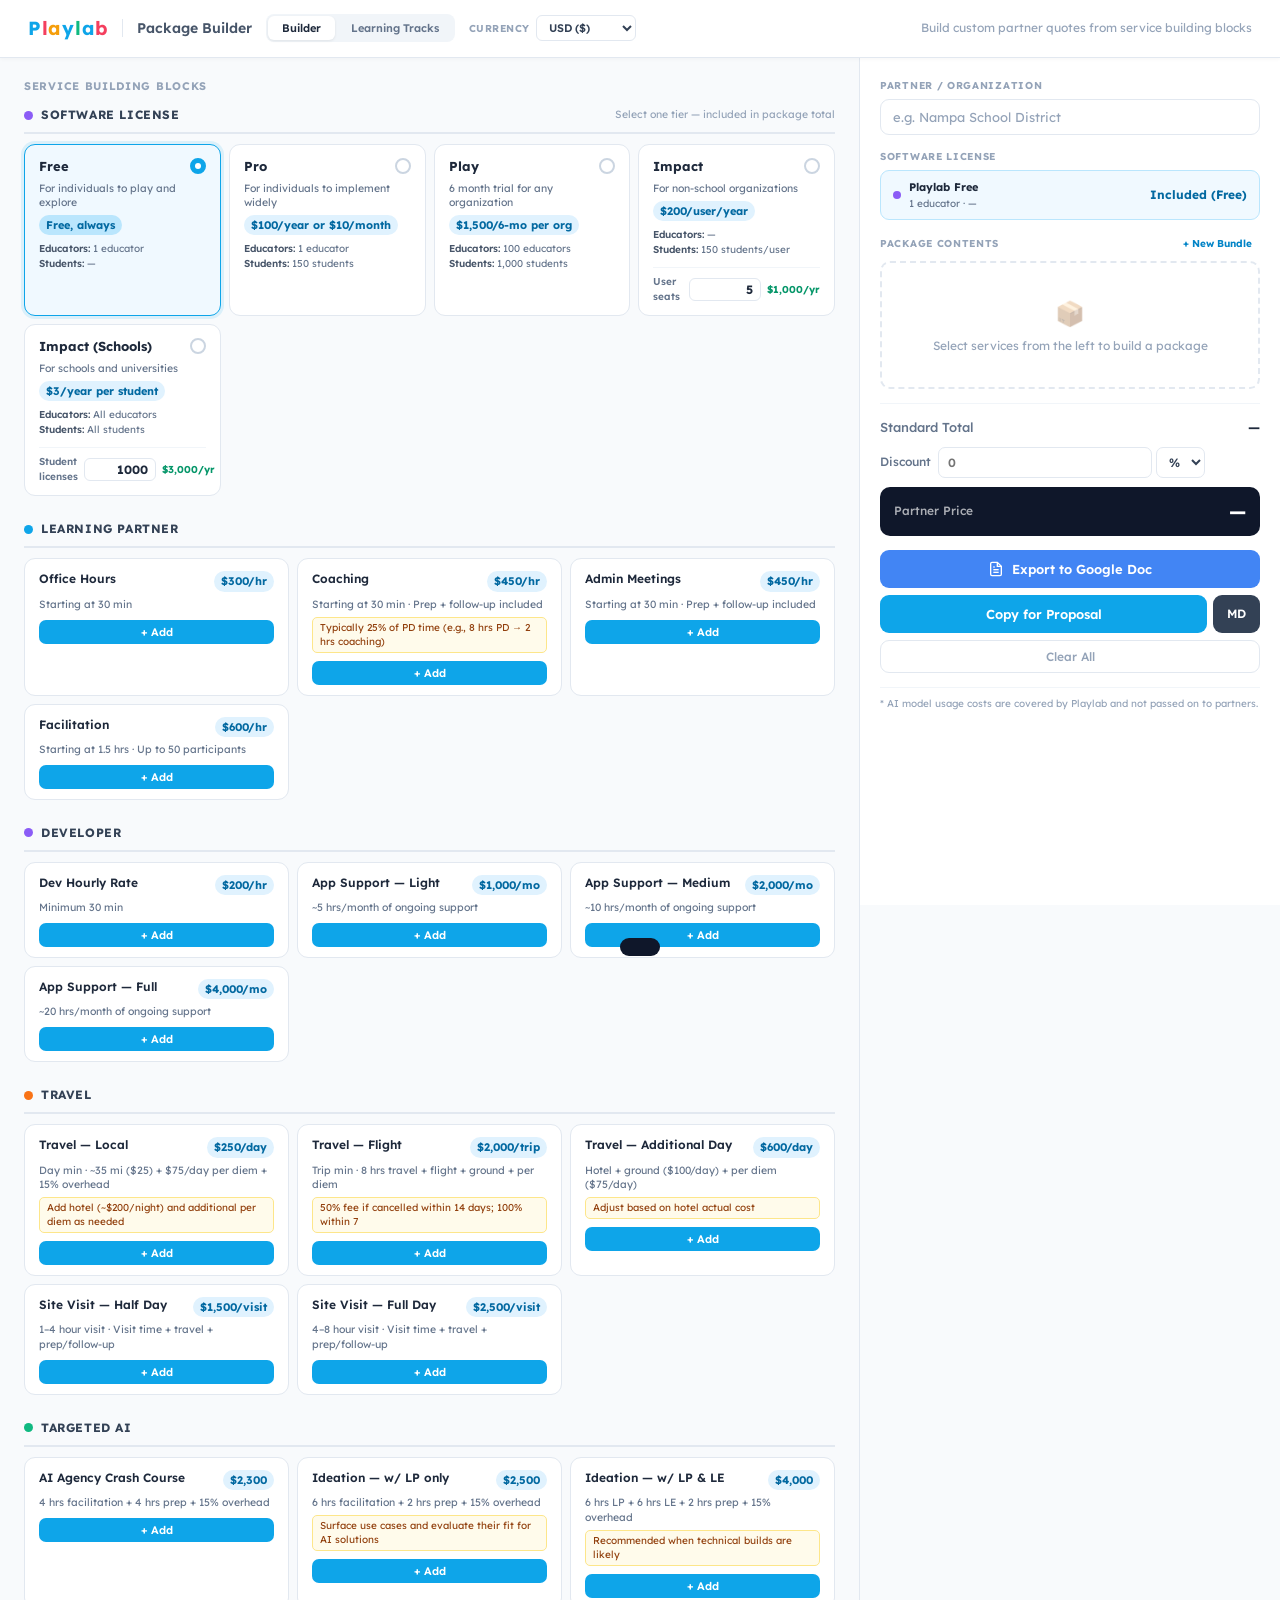
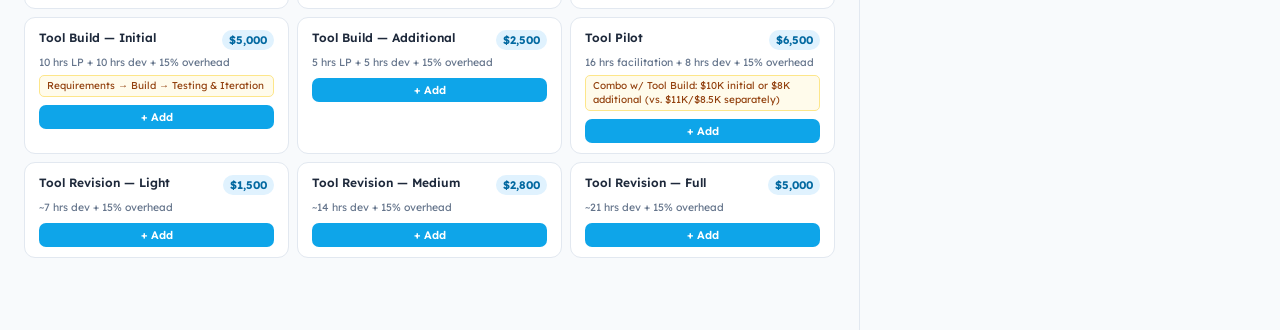
<file: v1.html>
<!DOCTYPE html>
<html lang="en">
<head>
  <meta charset="UTF-8">
  <meta name="viewport" content="width=device-width, initial-scale=1.0">
  <title>Playlab — Package Builder</title>
  <link href="https://fonts.googleapis.com/css2?family=Lexend:wght@300;400;500;600;700&display=swap" rel="stylesheet">
  <script src="https://accounts.google.com/gsi/client" async defer></script>
  <style>
    *, *::before, *::after { box-sizing: border-box; margin: 0; padding: 0; }

    :root {
      --sky-50: #f0f9ff; --sky-100: #e0f2fe; --sky-200: #bae6fd;
      --sky-300: #7dd3fc; --sky-400: #38bdf8; --sky-500: #0EA5E9;
      --sky-600: #0284c7; --sky-700: #0369a1;
      --slate-50: #f8fafc; --slate-100: #f1f5f9; --slate-200: #e2e8f0;
      --slate-300: #cbd5e1; --slate-400: #94a3b8; --slate-500: #64748b;
      --slate-600: #475569; --slate-700: #334155; --slate-800: #1e293b; --slate-900: #0f172a;
      --emerald-50: #ecfdf5; --emerald-500: #10b981; --emerald-600: #059669;
      --amber-50: #fffbeb; --amber-400: #fbbf24; --amber-500: #f59e0b;
      --rose-500: #f43f5e;
    }

    body { font-family: 'Lexend', sans-serif; background: var(--slate-50); color: var(--slate-800); line-height: 1.5; min-height: 100vh; }

    /* ── Auth Gate ── */
    .auth-gate {
      position: fixed; inset: 0; z-index: 9999; background: var(--slate-50);
      display: flex; flex-direction: column; align-items: center; justify-content: center; gap: 20px;
    }
    .auth-gate.hidden { display: none; }
    .auth-logo { display: flex; gap: 2px; font-size: 32px; font-weight: 700; letter-spacing: -0.5px; }
    .auth-logo span:nth-child(1){color:#0EA5E9} .auth-logo span:nth-child(2){color:#f43f5e}
    .auth-logo span:nth-child(3){color:#f59e0b} .auth-logo span:nth-child(4){color:#0EA5E9}
    .auth-logo span:nth-child(5){color:#10b981} .auth-logo span:nth-child(6){color:#0EA5E9}
    .auth-logo span:nth-child(7){color:#f43f5e}
    .auth-subtitle { font-size: 14px; color: var(--slate-500); font-weight: 500; }
    .auth-error { font-size: 12px; color: var(--rose-500); font-weight: 500; display: none; max-width: 300px; text-align: center; line-height: 1.5; }
    .auth-error.show { display: block; }
    #g_id_signin { margin-top: 8px; }

    /* ── Header ── */
    .app-header {
      background: white; border-bottom: 1px solid var(--slate-200);
      padding: 14px 28px; display: flex; align-items: center; gap: 14px;
      position: sticky; top: 0; z-index: 100; box-shadow: 0 1px 4px rgba(0,0,0,.04);
    }
    .logo { display: flex; gap: 1px; font-size: 19px; font-weight: 700; letter-spacing: -0.3px; flex-shrink: 0; }
    .logo span:nth-child(1){color:#0EA5E9} .logo span:nth-child(2){color:#f43f5e}
    .logo span:nth-child(3){color:#f59e0b} .logo span:nth-child(4){color:#0EA5E9}
    .logo span:nth-child(5){color:#10b981} .logo span:nth-child(6){color:#0EA5E9}
    .logo span:nth-child(7){color:#f43f5e}
    .header-sep { width: 1px; height: 18px; background: var(--slate-200); }
    .header-title { font-size: 14px; font-weight: 600; color: var(--slate-600); }
    .header-subtitle { font-size: 12px; color: var(--slate-400); flex: 1; text-align: right; }
    .header-tabs { display: flex; gap: 2px; background: var(--slate-100); border-radius: 8px; padding: 2px; }
    .header-tab { font-family: 'Lexend', sans-serif; font-size: 11px; font-weight: 600; padding: 5px 14px; border: none; border-radius: 6px; cursor: pointer; background: transparent; color: var(--slate-500); transition: all 0.15s; white-space: nowrap; }
    .header-tab.active { background: white; color: var(--slate-800); box-shadow: 0 1px 3px rgba(0,0,0,.08); }
    .header-tab:hover:not(.active) { color: var(--slate-700); }

    /* ── Layout ── */
    .builder { display: grid; grid-template-columns: 1fr 420px; min-height: calc(100vh - 53px); }

    /* ── Left: Blocks ── */
    .blocks-col { padding: 20px 24px 48px; overflow-y: auto; border-right: 1px solid var(--slate-200); }
    .blocks-col-header { font-size: 11px; font-weight: 700; text-transform: uppercase; letter-spacing: 0.7px; color: var(--slate-400); margin-bottom: 12px; }

    /* ── Rates Panel ── */

    /* ── Category + Block Cards ── */
    .category-section { margin-bottom: 24px; }
    .category-header { display: flex; align-items: center; gap: 8px; margin-bottom: 10px; padding-bottom: 8px; border-bottom: 2px solid var(--slate-200); }
    .cat-dot { width: 9px; height: 9px; border-radius: 50%; flex-shrink: 0; }
    .category-header h3 { font-size: 12px; font-weight: 700; text-transform: uppercase; letter-spacing: 0.6px; color: var(--slate-700); }
    .blocks-grid { display: grid; grid-template-columns: repeat(auto-fill, minmax(220px, 1fr)); gap: 8px; }

    .block-card { background: white; border: 1.5px solid var(--slate-200); border-radius: 11px; padding: 12px 14px 10px; display: flex; flex-direction: column; gap: 5px; transition: border-color 0.15s, box-shadow 0.15s; }
    .block-card:hover { border-color: var(--sky-300); box-shadow: 0 2px 8px rgba(14,165,233,.08); }
    .block-card.in-quote { border-color: var(--sky-400); background: var(--sky-50); }
    .block-top { display: flex; justify-content: space-between; align-items: flex-start; gap: 6px; }
    .block-name { font-size: 12px; font-weight: 600; color: var(--slate-800); line-height: 1.3; }
    .block-price { font-size: 11px; font-weight: 700; color: var(--sky-700); background: var(--sky-100); padding: 2px 7px; border-radius: 20px; white-space: nowrap; flex-shrink: 0; }
    .block-card.in-quote .block-price { background: var(--sky-200); }
    .block-desc { font-size: 10.5px; color: var(--slate-500); line-height: 1.4; }
    .block-note { font-size: 10px; color: #92400e; background: var(--amber-50); border: 1px solid #fde68a; padding: 3px 7px; border-radius: 5px; line-height: 1.4; }
    .add-btn { margin-top: 3px; padding: 5px 0; width: 100%; background: var(--sky-500); color: white; border: none; border-radius: 7px; font-family: 'Lexend', sans-serif; font-size: 11px; font-weight: 600; cursor: pointer; transition: background 0.15s; }
    .add-btn:hover { background: var(--sky-600); }
    .add-btn.multi { background: var(--emerald-500); }
    .add-btn.multi:hover { background: var(--emerald-600); }

    /* ── Right: Quote ── */
    .quote-col { background: white; position: sticky; top: 53px; height: calc(100vh - 53px); align-self: start; }
    .quote-col-inner { height: 100%; overflow-y: scroll; padding: 20px 20px 28px; box-sizing: border-box; }
    .quote-col-inner > * + * { margin-top: 14px; }
    .q-label { font-size: 10px; font-weight: 700; text-transform: uppercase; letter-spacing: 0.7px; color: var(--slate-400); margin-bottom: 6px; }
    .partner-input { width: 100%; padding: 9px 12px; border: 1.5px solid var(--slate-200); border-radius: 9px; font-family: 'Lexend', sans-serif; font-size: 13px; font-weight: 500; color: var(--slate-800); transition: border-color 0.15s; }
    .partner-input:focus { outline: none; border-color: var(--sky-500); }
    .partner-input::placeholder { color: var(--slate-400); font-weight: 400; }

    /* ── Package Contents header row ── */
    .contents-header { display: flex; align-items: center; justify-content: space-between; margin-bottom: 8px; }
    .add-bundle-btn { font-size: 10px; font-weight: 700; color: var(--sky-600); background: none; border: none; cursor: pointer; font-family: 'Lexend', sans-serif; padding: 3px 8px; border-radius: 20px; transition: background 0.15s; }
    .add-bundle-btn:hover { background: var(--sky-50); }

    /* ── Bundles list ── */
    .bundles-wrap { display: flex; flex-direction: column; gap: 8px; min-height: 80px; }

    .empty-state { flex: 1; display: flex; flex-direction: column; align-items: center; justify-content: center; padding: 32px 16px; border: 2px dashed var(--slate-200); border-radius: 10px; color: var(--slate-400); font-size: 12px; text-align: center; gap: 6px; }
    .empty-icon { font-size: 24px; opacity: 0.4; }

    /* ── Bundle section ── */
    .bundle-section { border: 1.5px solid var(--slate-200); border-radius: 10px; overflow: hidden; transition: border-color 0.15s, box-shadow 0.15s; }
    .bundle-section.active { border-color: var(--sky-400); box-shadow: 0 0 0 3px rgba(14,165,233,.08); }

    .bundle-header { display: flex; align-items: center; gap: 7px; padding: 8px 10px; background: var(--slate-50); cursor: pointer; border-bottom: 1px solid var(--slate-200); transition: background 0.15s; }
    .bundle-section.active .bundle-header { background: var(--sky-50); border-bottom-color: var(--sky-100); }
    .bundle-header:hover { background: var(--slate-100); }
    .bundle-section.active .bundle-header:hover { background: #e0f2fe; }

    .bundle-dot { width: 7px; height: 7px; border-radius: 50%; border: 1.5px solid var(--slate-300); flex-shrink: 0; transition: all 0.15s; }
    .bundle-section.active .bundle-dot { background: var(--sky-500); border-color: var(--sky-500); }

    .bundle-name-input { flex: 1; border: none; background: transparent; font-family: 'Lexend', sans-serif; font-size: 12px; font-weight: 600; color: var(--slate-800); padding: 0; min-width: 0; cursor: text; }
    .bundle-name-input:focus { outline: none; }
    .bundle-name-input::placeholder { color: var(--slate-400); font-weight: 400; }

    .bundle-subtotal-badge { font-size: 11px; font-weight: 700; color: var(--slate-400); flex-shrink: 0; white-space: nowrap; }
    .bundle-section.active .bundle-subtotal-badge { color: var(--sky-700); }

    .bundle-delete { width: 18px; height: 18px; border: none; background: none; color: var(--slate-300); font-size: 15px; cursor: pointer; display: flex; align-items: center; justify-content: center; padding: 0; flex-shrink: 0; line-height: 1; border-radius: 3px; transition: all 0.1s; }
    .bundle-delete:hover { color: var(--rose-500); background: #fff1f2; }

    .bundle-body { padding: 8px 10px; display: flex; flex-direction: column; gap: 4px; }
    .bundle-empty { font-size: 11px; color: var(--slate-400); text-align: center; padding: 10px 0; font-style: italic; }

    /* ── Category label inside bundle ── */
    .q-cat-label { font-size: 9.5px; font-weight: 700; text-transform: uppercase; letter-spacing: 0.7px; margin-top: 4px; margin-bottom: 2px; padding-left: 2px; }

    /* ── Line item ── */
    .line-item { background: var(--slate-50); border-radius: 8px; padding: 7px 9px; display: flex; align-items: center; gap: 6px; }
    .item-info { flex: 1; min-width: 0; }
    .item-name { font-size: 11px; font-weight: 600; color: var(--slate-800); white-space: nowrap; overflow: hidden; text-overflow: ellipsis; margin-bottom: 4px; }

    /* ── Qty controls ── */
    .qty-row { display: flex; align-items: center; gap: 3px; }
    .qty-btn { width: 20px; height: 20px; border: 1.5px solid var(--slate-300); border-radius: 5px; background: white; color: var(--slate-600); font-size: 13px; font-weight: 700; cursor: pointer; display: flex; align-items: center; justify-content: center; line-height: 1; transition: all 0.1s; flex-shrink: 0; padding: 0; }
    .qty-btn:hover:not(:disabled) { border-color: var(--sky-500); color: var(--sky-600); background: var(--sky-50); }
    .qty-btn:disabled { opacity: 0.3; cursor: not-allowed; }

    .qty-input { width: 44px; text-align: center; padding: 3px 2px; border: 1.5px solid var(--slate-200); border-radius: 5px; font-family: 'Lexend', sans-serif; font-size: 11px; font-weight: 700; color: var(--slate-800); background: white; -moz-appearance: textfield; }
    .qty-input::-webkit-inner-spin-button, .qty-input::-webkit-outer-spin-button { -webkit-appearance: none; }
    .qty-input:focus { outline: none; border-color: var(--sky-500); }
    .qty-unit { font-size: 10px; font-weight: 600; color: var(--slate-500); white-space: nowrap; }

    .item-total { font-size: 12px; font-weight: 700; color: var(--slate-900); text-align: right; flex-shrink: 0; min-width: 48px; }
    .remove-btn { width: 18px; height: 18px; border: none; background: none; color: var(--slate-300); font-size: 15px; cursor: pointer; display: flex; align-items: center; justify-content: center; border-radius: 4px; transition: all 0.1s; flex-shrink: 0; padding: 0; line-height: 1; }
    .remove-btn:hover { color: var(--rose-500); background: #fff1f2; }

    /* ── Smart Alert ── */
    .smart-alert { background: var(--amber-50); border: 1.5px solid var(--amber-400); border-radius: 8px; padding: 8px 11px; font-size: 11px; color: #78350f; line-height: 1.4; display: none; }
    .smart-alert.show { display: block; }

    /* ── Totals ── */
    .totals-section { border-top: 1.5px solid var(--slate-100); padding-top: 14px; display: flex; flex-direction: column; gap: 9px; }
    .t-row { display: flex; justify-content: space-between; align-items: center; font-size: 13px; }
    .t-label { color: var(--slate-500); font-weight: 500; }
    .t-value { font-weight: 700; color: var(--slate-800); }
    .discount-row { display: flex; align-items: center; gap: 7px; }
    .disc-label { font-size: 12px; font-weight: 500; color: var(--slate-500); flex-shrink: 0; }
    .disc-inputs { display: flex; gap: 4px; flex: 1; }
    .disc-num { flex: 1; padding: 6px 9px; border: 1.5px solid var(--slate-200); border-radius: 7px; font-family: 'Lexend', sans-serif; font-size: 12px; font-weight: 600; color: var(--slate-800); min-width: 0; }
    .disc-num:focus { outline: none; border-color: var(--sky-500); }
    .disc-type { padding: 6px 8px; border: 1.5px solid var(--slate-200); border-radius: 7px; font-family: 'Lexend', sans-serif; font-size: 12px; font-weight: 600; color: var(--slate-700); background: white; cursor: pointer; }
    .disc-amt { font-size: 12px; font-weight: 700; color: var(--emerald-600); flex-shrink: 0; min-width: 48px; text-align: right; }
    .total-final { background: var(--slate-900); padding: 11px 14px; border-radius: 10px; display: flex; justify-content: space-between; align-items: center; }
    .total-final .t-label { color: rgba(255,255,255,0.65); font-size: 12px; }
    .total-final .t-value { color: white; font-size: 18px; font-weight: 800; }
    .savings-note { text-align: center; font-size: 10.5px; color: var(--emerald-600); font-weight: 600; display: none; }
    .savings-note.show { display: block; }

    /* ── Actions ── */
    .actions { display: flex; flex-direction: column; gap: 7px; }
    .btn-copy { width: 100%; padding: 11px; background: var(--sky-500); color: white; border: none; border-radius: 9px; font-family: 'Lexend', sans-serif; font-size: 13px; font-weight: 600; cursor: pointer; transition: background 0.15s; }
    .btn-copy:hover { background: var(--sky-600); }
    .btn-copy:active { transform: scale(0.98); }
    .btn-copy.copied { background: var(--emerald-500); }
    .btn-clear { width: 100%; padding: 8px; background: transparent; color: var(--slate-400); border: 1.5px solid var(--slate-200); border-radius: 9px; font-family: 'Lexend', sans-serif; font-size: 12px; font-weight: 500; cursor: pointer; transition: all 0.15s; }
    .btn-clear:hover { color: var(--rose-500); border-color: var(--rose-500); background: #fff1f2; }
    .footnote { font-size: 10px; color: var(--slate-400); line-height: 1.5; padding-top: 8px; border-top: 1px solid var(--slate-100); }

    /* ── License Summary (right panel) ── */
    .license-summary {
      background: var(--sky-50); border: 1.5px solid var(--sky-200); border-radius: 9px;
      padding: 8px 12px; display: flex; align-items: center; gap: 8px;
    }
    .license-summary-dot { width: 8px; height: 8px; border-radius: 50%; background: #8b5cf6; flex-shrink: 0; }
    .license-summary-info { flex: 1; min-width: 0; }
    .license-summary-name { font-size: 11px; font-weight: 700; color: var(--slate-800); }
    .license-summary-sub { font-size: 10px; color: var(--slate-500); margin-top: 1px; }
    .license-summary-price { font-size: 12px; font-weight: 700; color: var(--sky-700); flex-shrink: 0; }

    /* ── Examples Page ── */
    .examples-page { display: none; padding: 24px 28px 48px; max-width: 1200px; margin: 0 auto; }
    .examples-page.active { display: block; }
    .builder.active { display: grid; }
    .builder { display: none; }
    .examples-intro { margin-bottom: 24px; }
    .examples-intro h2 { font-size: 16px; font-weight: 700; color: var(--slate-800); margin-bottom: 6px; }
    .examples-intro p { font-size: 12px; color: var(--slate-500); line-height: 1.5; }
    .examples-grid { display: grid; grid-template-columns: repeat(auto-fill, minmax(360px, 1fr)); gap: 16px; }
    .example-card { background: white; border: 1.5px solid var(--slate-200); border-radius: 12px; overflow: hidden; transition: border-color 0.15s, box-shadow 0.15s; }
    .example-card:hover { border-color: var(--sky-300); box-shadow: 0 4px 16px rgba(14,165,233,.08); }
    .example-card-header { padding: 14px 16px 10px; border-bottom: 1px solid var(--slate-100); }
    .example-card-header h3 { font-size: 13px; font-weight: 700; color: var(--slate-800); margin-bottom: 2px; }
    .example-card-header .example-subtitle { font-size: 10.5px; color: var(--slate-500); line-height: 1.4; }
    .example-card-header .example-badge { display: inline-block; font-size: 9.5px; font-weight: 700; text-transform: uppercase; letter-spacing: 0.5px; padding: 2px 8px; border-radius: 20px; margin-top: 6px; }
    .example-card-body { padding: 12px 16px; }
    .example-cat-label { font-size: 9.5px; font-weight: 700; text-transform: uppercase; letter-spacing: 0.7px; margin-top: 8px; margin-bottom: 4px; }
    .example-cat-label:first-child { margin-top: 0; }
    .example-line { display: flex; align-items: center; justify-content: space-between; padding: 4px 0; gap: 8px; }
    .example-line-left { display: flex; align-items: center; gap: 6px; flex: 1; min-width: 0; }
    .example-line-name { font-size: 11px; font-weight: 500; color: var(--slate-700); white-space: nowrap; overflow: hidden; text-overflow: ellipsis; }
    .example-line-price { font-size: 11px; font-weight: 700; color: var(--slate-800); flex-shrink: 0; min-width: 50px; text-align: right; }
    .example-line-edit { display: flex; align-items: center; gap: 2px; flex-shrink: 0; }
    .example-qty-btn { width: 18px; height: 18px; border: 1px solid var(--slate-200); border-radius: 4px; background: white; color: var(--slate-500); font-size: 12px; font-weight: 700; cursor: pointer; display: flex; align-items: center; justify-content: center; line-height: 1; padding: 0; transition: all 0.1s; }
    .example-qty-btn:hover { border-color: var(--sky-500); color: var(--sky-600); }
    .example-qty-input { width: 32px; text-align: center; padding: 1px; border: 1px solid var(--slate-200); border-radius: 4px; font-family: 'Lexend', sans-serif; font-size: 10px; font-weight: 700; color: var(--slate-800); -moz-appearance: textfield; }
    .example-qty-input::-webkit-inner-spin-button, .example-qty-input::-webkit-outer-spin-button { -webkit-appearance: none; }
    .example-qty-input:focus { outline: none; border-color: var(--sky-500); }
    .example-card-footer { padding: 10px 16px 14px; border-top: 1px solid var(--slate-100); display: flex; flex-direction: column; gap: 8px; }
    .example-totals { display: flex; flex-direction: column; gap: 4px; }
    .example-total-row { display: flex; justify-content: space-between; align-items: center; }
    .example-total-label { font-size: 11px; color: var(--slate-500); font-weight: 500; }
    .example-total-value { font-size: 13px; font-weight: 700; color: var(--slate-800); }
    .example-total-row.final { background: var(--slate-900); margin: 4px -16px 0; padding: 8px 16px; }
    .example-total-row.final .example-total-label { color: rgba(255,255,255,.6); }
    .example-total-row.final .example-total-value { color: white; font-size: 15px; font-weight: 800; }
    .example-actions { display: flex; gap: 6px; }
    .btn-load { flex: 1; padding: 8px; background: var(--sky-500); color: white; border: none; border-radius: 7px; font-family: 'Lexend', sans-serif; font-size: 11px; font-weight: 600; cursor: pointer; transition: background 0.15s; }
    .btn-load:hover { background: var(--sky-600); }

    /* ── Toast ── */
    .toast { position: fixed; bottom: 24px; left: 50%; transform: translateX(-50%) translateY(80px); background: var(--slate-900); color: white; padding: 9px 20px; border-radius: 40px; font-size: 13px; font-weight: 600; transition: transform 0.3s cubic-bezier(.34,1.56,.64,1); z-index: 1000; white-space: nowrap; pointer-events: none; }
    .toast.show { transform: translateX(-50%) translateY(0); }


    /* ── Per-unit cost & Multi-year ── */
    .insights-section { border-top: 1.5px solid var(--slate-100); padding-top: 12px; display: flex; flex-direction: column; gap: 8px; }
    .insight-row { display: flex; justify-content: space-between; align-items: center; font-size: 11px; }
    .insight-label { color: var(--slate-500); font-weight: 500; display: flex; align-items: center; gap: 4px; }
    .insight-value { font-weight: 700; color: var(--sky-700); }
    .insight-input { width: 72px; padding: 4px 7px; border: 1.5px solid var(--slate-200); border-radius: 6px; font-family: 'Lexend', sans-serif; font-size: 11px; font-weight: 600; color: var(--slate-800); text-align: right; -moz-appearance: textfield; }
    .insight-input::-webkit-inner-spin-button, .insight-input::-webkit-outer-spin-button { -webkit-appearance: none; }
    .insight-input:focus { outline: none; border-color: var(--sky-500); }
    .multiyear-toggle { font-size: 10px; font-weight: 700; color: var(--sky-600); background: none; border: none; cursor: pointer; font-family: 'Lexend', sans-serif; padding: 3px 8px; border-radius: 20px; transition: background 0.15s; }
    .multiyear-toggle:hover { background: var(--sky-50); }
    .multiyear-table { width: 100%; border-collapse: collapse; margin-top: 6px; }
    .multiyear-table th, .multiyear-table td { padding: 5px 8px; font-size: 10.5px; text-align: right; border-bottom: 1px solid var(--slate-100); }
    .multiyear-table th { font-weight: 700; color: var(--slate-500); text-transform: uppercase; letter-spacing: 0.5px; font-size: 9.5px; text-align: right; }
    .multiyear-table th:first-child, .multiyear-table td:first-child { text-align: left; }
    .multiyear-table td { color: var(--slate-700); font-weight: 500; }
    .multiyear-table td.highlight { font-weight: 700; color: var(--slate-900); }
    .multiyear-wrap { display: none; }
    .multiyear-wrap.show { display: block; }

    /* ── Copy format selector ── */
    .copy-row { display: flex; gap: 6px; }
    .copy-row .btn-copy { flex: 1; }
    .btn-copy-md { padding: 11px 14px; background: var(--slate-700); color: white; border: none; border-radius: 9px; font-family: 'Lexend', sans-serif; font-size: 12px; font-weight: 600; cursor: pointer; transition: background 0.15s; white-space: nowrap; }
    .btn-copy-md:hover { background: var(--slate-800); }
    .btn-copy-md.copied { background: var(--emerald-500); }
    .btn-export { width: 100%; padding: 11px; background: #4285f4; color: white; border: none; border-radius: 9px; font-family: 'Lexend', sans-serif; font-size: 13px; font-weight: 600; cursor: pointer; transition: background 0.15s; display: flex; align-items: center; justify-content: center; gap: 8px; }
    .btn-export:hover { background: #3367d6; }
    .btn-export:disabled { opacity: 0.6; cursor: wait; }
    .btn-export svg { width: 16px; height: 16px; flex-shrink: 0; }

    /* ── Software License Section ── */
    .software-section { margin-bottom: 24px; }
    .software-section-header { display: flex; align-items: center; gap: 8px; margin-bottom: 10px; padding-bottom: 8px; border-bottom: 2px solid var(--slate-200); }
    .software-section-header h3 { font-size: 12px; font-weight: 700; text-transform: uppercase; letter-spacing: 0.6px; color: var(--slate-700); }
    .software-section-sub { font-size: 10.5px; color: var(--slate-400); font-weight: 400; text-transform: none; letter-spacing: 0; margin-left: auto; }
    .tier-grid { display: grid; grid-template-columns: repeat(auto-fill, minmax(180px, 1fr)); gap: 8px; }

    .tier-card {
      background: white; border: 1.5px solid var(--slate-200); border-radius: 11px;
      padding: 12px 14px 11px; display: flex; flex-direction: column; gap: 4px;
      cursor: pointer; transition: border-color 0.15s, box-shadow 0.15s;
    }
    .tier-card:hover { border-color: var(--sky-300); box-shadow: 0 2px 8px rgba(14,165,233,.08); }
    .tier-card.tier-selected {
      border-color: var(--sky-500); background: var(--sky-50);
      box-shadow: 0 0 0 3px rgba(14,165,233,.12);
    }
    .tier-card-top { display: flex; justify-content: space-between; align-items: flex-start; gap: 6px; }
    .tier-name { font-size: 13px; font-weight: 700; color: var(--slate-800); }
    .tier-radio {
      width: 16px; height: 16px; border-radius: 50%; border: 2px solid var(--slate-300);
      flex-shrink: 0; transition: all 0.15s; margin-top: 1px;
      display: flex; align-items: center; justify-content: center;
    }
    .tier-card.tier-selected .tier-radio { border-color: var(--sky-500); background: var(--sky-500); }
    .tier-card.tier-selected .tier-radio::after {
      content: ''; width: 6px; height: 6px; border-radius: 50%; background: white;
    }
    .tier-tagline { font-size: 10.5px; color: var(--slate-500); line-height: 1.35; }
    .tier-price { font-size: 11px; font-weight: 700; color: var(--sky-700); background: var(--sky-100); padding: 2px 7px; border-radius: 20px; align-self: flex-start; margin-top: 2px; white-space: nowrap; }
    .tier-card.tier-selected .tier-price { background: var(--sky-200); }
    .tier-meta { display: flex; flex-direction: column; gap: 2px; margin-top: 3px; }
    .tier-meta-row { font-size: 10px; color: var(--slate-500); line-height: 1.3; }
    .tier-meta-row strong { font-weight: 600; color: var(--slate-600); }
    .tier-count { margin-top: 7px; display: flex; align-items: center; gap: 6px; padding-top: 6px; border-top: 1px solid var(--slate-100); }
    .tier-card.tier-selected .tier-count { border-top-color: var(--sky-200); }
    .tier-count-label { font-size: 10px; color: var(--slate-500); font-weight: 600; flex: 1; }
    .tier-count-input { width: 72px; padding: 3px 7px; border: 1.5px solid var(--slate-200); border-radius: 6px; font-family: 'Lexend', sans-serif; font-size: 12px; font-weight: 700; color: var(--slate-800); background: white; -moz-appearance: textfield; text-align: right; }
    .tier-count-input::-webkit-inner-spin-button, .tier-count-input::-webkit-outer-spin-button { -webkit-appearance: none; }
    .tier-count-input:focus { outline: none; border-color: var(--sky-500); }
    .tier-card.tier-selected .tier-count-input { border-color: var(--sky-300); background: white; }
    .tier-count-computed { font-size: 10px; font-weight: 700; color: var(--emerald-600); white-space: nowrap; }

    /* ── Currency Toggle ── */
    .currency-toggle { display: flex; align-items: center; gap: 6px; flex-shrink: 0; }
    .currency-toggle label { font-size: 10px; font-weight: 700; text-transform: uppercase; letter-spacing: 0.5px; color: var(--slate-400); }
    .currency-select { padding: 4px 8px; border: 1.5px solid var(--slate-200); border-radius: 6px; font-family: 'Lexend', sans-serif; font-size: 11px; font-weight: 600; color: var(--slate-700); background: white; cursor: pointer; }
    .currency-select:focus { outline: none; border-color: var(--sky-500); }

    /* ── Line-item discount ── */
    .item-discount-row { display: flex; align-items: center; gap: 3px; margin-top: 2px; }
    .item-disc-btn { font-size: 9px; font-weight: 600; color: var(--slate-400); background: none; border: none; cursor: pointer; font-family: 'Lexend', sans-serif; padding: 1px 4px; border-radius: 4px; transition: all 0.1s; }
    .item-disc-btn:hover { color: var(--emerald-600); background: var(--emerald-50); }
    .item-disc-btn.active { color: var(--emerald-600); }
    .item-disc-inputs { display: flex; align-items: center; gap: 2px; }
    .item-disc-input { width: 44px; padding: 2px 4px; border: 1px solid var(--slate-200); border-radius: 4px; font-family: 'Lexend', sans-serif; font-size: 10px; font-weight: 600; color: var(--slate-800); text-align: right; -moz-appearance: textfield; }
    .item-disc-input::-webkit-inner-spin-button, .item-disc-input::-webkit-outer-spin-button { -webkit-appearance: none; }
    .item-disc-input:focus { outline: none; border-color: var(--sky-500); }
    .item-disc-type { padding: 2px 4px; border: 1px solid var(--slate-200); border-radius: 4px; font-family: 'Lexend', sans-serif; font-size: 10px; font-weight: 600; color: var(--slate-600); background: white; cursor: pointer; }
    .item-disc-tag { font-size: 9px; font-weight: 700; color: var(--emerald-600); white-space: nowrap; }

    @media (max-width: 768px) {
      .builder { grid-template-columns: 1fr; }
      .quote-col { position: static; height: auto; align-self: auto; }
      .quote-col-inner { height: auto; overflow-y: visible; }
      .header-subtitle { display: none; }
    }
    @media (min-width: 769px) and (max-width: 1100px) {
      .builder { grid-template-columns: 1fr 360px; }
    }
  </style>
</head>
<body>

<div class="auth-gate hidden" id="authGate">
  <div class="auth-logo"><span>P</span><span>l</span><span>a</span><span>y</span><span>l</span><span>a</span><span>b</span></div>
  <div class="auth-subtitle">Package Builder</div>
  <div id="g_id_signin"></div>
  <div class="auth-error" id="authError">Access is restricted to @playlab.ai accounts. Please sign in with your Playlab Google account.</div>
</div>

<header class="app-header">
  <div class="logo"><span>P</span><span>l</span><span>a</span><span>y</span><span>l</span><span>a</span><span>b</span></div>
  <div class="header-sep"></div>
  <div class="header-title">Package Builder</div>
  <div class="header-tabs">
    <button class="header-tab active" data-tab="builder">Builder</button>
    <button class="header-tab" data-tab="examples">Learning Tracks</button>
  </div>
  <div class="currency-toggle">
    <label>Currency</label>
    <select class="currency-select" id="currencySelect">
      <option value="USD">USD ($)</option>
      <option value="EUR">EUR (&euro;)</option>
      <option value="GBP">GBP (&pound;)</option>
      <option value="CHF">CHF (Fr)</option>
      <option value="SEK">SEK (kr)</option>
      <option value="NOK">NOK (kr)</option>
      <option value="DKK">DKK (kr)</option>
      <option value="GHS">GHS (GH&#x20B5;)</option>
      <option value="INR">INR (&#x20B9;)</option>
    </select>
  </div>
  <div class="header-subtitle">Build custom partner quotes from service building blocks</div>
</header>

<div class="builder active">

  <!-- ── LEFT: Building Blocks ── -->
  <div class="blocks-col">
    <div class="blocks-col-header">Service Building Blocks</div>


    <div class="software-section">
      <div class="software-section-header">
        <div class="cat-dot" style="background:#8b5cf6"></div>
        <h3>Software License</h3>
        <span class="software-section-sub">Select one tier — included in package total</span>
      </div>
      <div class="tier-grid" id="tierGrid"></div>
    </div>


    <div id="blocksContainer"></div>
  </div>

  <!-- ── RIGHT: Quote Panel ── -->
  <div class="quote-col">
  <div class="quote-col-inner">

    <div>
      <div class="q-label">Partner / Organization</div>
      <input class="partner-input" id="partnerName" type="text" placeholder="e.g. Nampa School District">
    </div>

    <div id="licenseSummaryWrap"></div>

    <div style="display:flex; flex-direction:column; gap:0; min-height:0;">
      <div class="contents-header">
        <div class="q-label" style="margin-bottom:0">Package Contents</div>
        <button class="add-bundle-btn" id="addBundleBtn">+ New Bundle</button>
      </div>
      <div class="bundles-wrap" id="bundlesWrap"></div>
    </div>

    <div class="smart-alert" id="comboAlert">
      💡 <strong>Combo tip:</strong> Tool Build + Tool Pilot together = $10K (initial) or $8K (additional) — vs. $11.5K/$9K when priced separately.
    </div>

    <div class="totals-section">
      <div class="t-row">
        <span class="t-label">Standard Total</span>
        <span class="t-value" id="standardTotal">—</span>
      </div>
      <div class="discount-row">
        <span class="disc-label">Discount</span>
        <div class="disc-inputs">
          <input class="disc-num" id="discountVal" type="number" min="0" placeholder="0">
          <select class="disc-type" id="discountType">
            <option value="pct">%</option>
            <option value="flat" id="discFlatLabel">$</option>
          </select>
        </div>
        <span class="disc-amt" id="discountDisplay"></span>
      </div>
      <div class="total-final">
        <span class="t-label">Partner Price</span>
        <span class="t-value" id="partnerPrice">—</span>
      </div>
      <div class="savings-note" id="savingsNote"></div>
    </div>

    <div class="insights-section" id="insightsSection" style="display:none">
      <div class="insight-row">
        <span class="insight-label">Students served
          <input class="insight-input" id="studentCount" type="number" min="0" placeholder="0">
        </span>
        <span class="insight-value" id="perStudentCost">—</span>
      </div>
      <div class="insight-row">
        <span class="insight-label">Educators served
          <input class="insight-input" id="educatorCount" type="number" min="0" placeholder="0">
        </span>
        <span class="insight-value" id="perEducatorCost">—</span>
      </div>
      <div class="insight-row" style="margin-top:4px">
        <span class="insight-label">Investment projection</span>
        <button class="multiyear-toggle" id="multiyearToggle">Show 3-year view</button>
      </div>
      <div class="multiyear-wrap" id="multiyearWrap">
        <table class="multiyear-table">
          <thead><tr><th></th><th>Year 1</th><th>Year 2</th><th>Year 3</th><th>3-Yr Total</th></tr></thead>
          <tbody id="multiyearBody"></tbody>
        </table>
      </div>
    </div>

    <div class="actions">
      <button class="btn-export" id="exportDocBtn">
        <svg viewBox="0 0 24 24" fill="none" stroke="currentColor" stroke-width="2"><path d="M14 2H6a2 2 0 00-2 2v16a2 2 0 002 2h12a2 2 0 002-2V8z"/><polyline points="14 2 14 8 20 8"/><line x1="16" y1="13" x2="8" y2="13"/><line x1="16" y1="17" x2="8" y2="17"/><polyline points="10 9 9 9 8 9"/></svg>
        Export to Google Doc
      </button>
      <div class="copy-row">
        <button class="btn-copy" id="copyBtn">Copy for Proposal</button>
        <button class="btn-copy-md" id="copyMdBtn" title="Copy as Markdown">MD</button>
      </div>
      <button class="btn-clear" id="clearBtn">Clear All</button>
    </div>

    <p class="footnote">* AI model usage costs are covered by Playlab and not passed on to partners.</p>
  </div>
  </div>
</div>

<div class="examples-page" id="examplesPage">
  <div class="examples-intro">
    <h2>Example Packages</h2>
    <p>Complete proposal examples showing how building blocks combine into real partnership packages. Edit quantities directly, then load into the Builder to customize further.</p>
  </div>
  <div class="examples-grid" id="examplesGrid"></div>
</div>

<div class="toast" id="toast"></div>

<script>
// ─── Auth Gate ────────────────────────────────────────────────────────────────
const ALLOWED_DOMAIN = 'playlab.ai';
const AUTH_SESSION_KEY = 'playlab_auth_user';

function decodeJwtPayload(token) {
  const base64 = token.split('.')[1].replace(/-/g, '+').replace(/_/g, '/');
  return JSON.parse(atob(base64));
}

function handleAuthResponse(response) {
  const payload = decodeJwtPayload(response.credential);
  const email = (payload.email || '').toLowerCase();
  const domain = email.split('@')[1];
  if (domain === ALLOWED_DOMAIN) {
    sessionStorage.setItem(AUTH_SESSION_KEY, JSON.stringify({ email, name: payload.name, picture: payload.picture, exp: payload.exp }));
    unlockApp();
  } else {
    document.getElementById('authError').classList.add('show');
  }
}

function unlockApp() {
  document.getElementById('authGate').classList.add('hidden');
}

function checkExistingAuth() {
  const stored = sessionStorage.getItem(AUTH_SESSION_KEY);
  if (!stored) return false;
  try {
    const data = JSON.parse(stored);
    if (data.exp && data.exp * 1000 > Date.now()) { unlockApp(); return true; }
    sessionStorage.removeItem(AUTH_SESSION_KEY);
  } catch { sessionStorage.removeItem(AUTH_SESSION_KEY); }
  return false;
}

// Initialize Google Sign-In for auth gate
function initAuthGate() {
  if (checkExistingAuth()) return;
  if (typeof google === 'undefined' || !google.accounts) {
    setTimeout(initAuthGate, 100);
    return;
  }
  google.accounts.id.initialize({
    client_id: '250408974404-nvnm9m62vc2g8gsn0u0k1t8gt0h0caa2',
    callback: handleAuthResponse,
    auto_select: true,
    hosted_domain: ALLOWED_DOMAIN
  });
  google.accounts.id.renderButton(document.getElementById('g_id_signin'), {
    theme: 'outline', size: 'large', text: 'signin_with', shape: 'rectangular'
  });
}
// initAuthGate(); // TODO: re-enable once GCP OAuth is configured

// ─── Currency ──────────────────────────────────────────────────────────────────
const CURRENCIES = {
  USD: { symbol: '$', prefix: true, rate: 1 },
  EUR: { symbol: '\u20AC', prefix: true, rate: 0.92 },
  GBP: { symbol: '\u00A3', prefix: true, rate: 0.79 },
  CHF: { symbol: 'Fr\u00A0', prefix: true, rate: 0.88 },
  SEK: { symbol: '\u00A0kr', prefix: false, rate: 10.5 },
  NOK: { symbol: '\u00A0kr', prefix: false, rate: 10.8 },
  DKK: { symbol: '\u00A0kr', prefix: false, rate: 6.85 },
  GHS: { symbol: 'GH\u20B5', prefix: true, rate: 10.8 },
  INR: { symbol: '\u20B9', prefix: true, rate: 91.83 }
};
let selectedCurrency = 'USD';
let ratesLastUpdated = null;
function getCurrency() { return CURRENCIES[selectedCurrency] || CURRENCIES.USD; }
function convertAmount(usdAmount) { return Math.round(usdAmount * getCurrency().rate); }

// Fetch live rates from ECB via Frankfurter API (updates daily on business days)
function fetchLiveRates() {
  const cacheKey = 'playlab_fx_rates';
  const cached = sessionStorage.getItem(cacheKey);
  if (cached) {
    try {
      const data = JSON.parse(cached);
      const cacheAge = Date.now() - data.fetchedAt;
      if (cacheAge < 24 * 60 * 60 * 1000) {
        applyLiveRates(data.rates, data.date);
        return;
      }
    } catch (e) { /* ignore bad cache */ }
  }
  fetch('https://api.frankfurter.app/latest?from=USD&to=EUR,GBP,CHF,SEK,NOK,DKK,INR')
    .then(r => r.json())
    .then(data => {
      if (data.rates) {
        sessionStorage.setItem(cacheKey, JSON.stringify({ rates: data.rates, date: data.date, fetchedAt: Date.now() }));
        applyLiveRates(data.rates, data.date);
      }
    })
    .catch(() => { /* keep fallback rates */ });

  // GHS not in ECB — fetch from open.er-api.com (free, no key)
  const ghsCacheKey = 'playlab_fx_ghs';
  const ghsCached = sessionStorage.getItem(ghsCacheKey);
  if (ghsCached) {
    try {
      const d = JSON.parse(ghsCached);
      if (Date.now() - d.fetchedAt < 24 * 60 * 60 * 1000 && d.rate) {
        CURRENCIES.GHS.rate = d.rate;
        return;
      }
    } catch (e) { /* ignore */ }
  }
  fetch('https://open.er-api.com/v6/latest/USD')
    .then(r => r.json())
    .then(data => {
      if (data.rates && data.rates.GHS) {
        CURRENCIES.GHS.rate = data.rates.GHS;
        sessionStorage.setItem(ghsCacheKey, JSON.stringify({ rate: data.rates.GHS, fetchedAt: Date.now() }));
        if (selectedCurrency === 'GHS') {
          renderBlocks(); renderTierCards(); renderLicenseSummary(); render();
        }
      }
    })
    .catch(() => { /* keep fallback rate */ });
}

function applyLiveRates(rates, date) {
  const keys = ['EUR', 'GBP', 'CHF', 'SEK', 'NOK', 'DKK', 'INR'];
  for (const k of keys) { if (rates[k]) CURRENCIES[k].rate = rates[k]; }
  ratesLastUpdated = date;
  // Re-render if a non-USD currency is active
  if (selectedCurrency !== 'USD') {
    renderBlocks(); renderTierCards(); renderLicenseSummary(); render();
  }
  // Update tooltip on currency select
  const sel = document.getElementById('currencySelect');
  if (sel) sel.title = 'ECB rates as of ' + date;
}

// ─── Rates ───────────────────────────────────────────────────────────────────
const DEFAULT_RATES = { lp: 250, dev: 200, travel: 125 };
let rates = { ...DEFAULT_RATES };

function roundPrice(n) {
  if (n >= 10000) return Math.round(n / 1000) * 1000;
  if (n >= 1000)  return Math.round(n / 100) * 100;
  if (n >= 500)   return Math.round(n / 50) * 50;
  return Math.round(n / 25) * 25;
}

function getBlockPrice(blockId) {
  const { lp, dev, travel: tr } = rates;
  switch (blockId) {
    case 'office-hours':      return roundPrice(lp * 1.0 * 1.2);
    case 'coaching':          return roundPrice(lp * 1.5 * 1.2);
    case 'admin-meetings':    return roundPrice(lp * 1.5 * 1.2);
    case 'facilitation':      return roundPrice(lp * 2.0 * 1.2);
    case 'dev-hourly':        return roundPrice(dev * 1.0);
    case 'app-support-light': return roundPrice(dev * 5.0);
    case 'app-support-medium':return roundPrice(dev * 10.0);
    case 'app-support-full':  return roundPrice(dev * 20.0);
    case 'travel-local':      return roundPrice((tr + 99.5)   * 1.15 * 0.98);
    case 'travel-flight':     return roundPrice((tr * 8 + 600) * 1.25);
    case 'travel-addl-day':   return roundPrice((tr + 375)    * 1.15 * 1.04);
    case 'site-visit-half':   return roundPrice((lp * 3 + tr + lp * 2) * 1.09);
    case 'site-visit-full':   return roundPrice((lp * 6 + tr + lp * 2) * 1.16);
    case 'ai-crash-course':   return roundPrice(lp * 8 * 1.15);
    case 'ideation-lp':       return roundPrice(lp * 10);
    case 'ideation-lp-le':    return roundPrice(lp * 14 * 1.15);
    case 'tool-build-initial':return roundPrice((lp + dev) * 10 * 1.1);
    case 'tool-build-addl':   return roundPrice(lp * 2 + dev * 10);
    case 'tool-pilot':        return roundPrice((lp * 16 + dev * 8) * 1.16);
    case 'tool-revision-light': return roundPrice(dev * 6 * 1.25);
    case 'tool-revision-medium':return roundPrice(dev * 14);
    case 'tool-revision-full':  return roundPrice(dev * 22 * 1.15 * 0.99);
    default: return 0;
  }
}

// ─── Software Tiers ───────────────────────────────────────────────────────────
const SOFTWARE_TIERS = [
  {
    id: 'free',
    name: 'Free',
    tagline: 'For individuals to play and explore',
    priceLabel: 'Free, always',
    annualCost: 0,
    educators: '1 educator',
    students: '—'
  },
  {
    id: 'pro',
    name: 'Pro',
    tagline: 'For individuals to implement widely',
    priceLabel: '$100/year or $10/month',
    annualCost: 100,
    educators: '1 educator',
    students: '150 students'
  },
  {
    id: 'play',
    name: 'Play',
    tagline: '6 month trial for any organization',
    priceLabel: '$1,500/6-mo per org',
    annualCost: 1500,
    educators: '100 educators',
    students: '1,000 students'
  },
  {
    id: 'impact',
    name: 'Impact',
    tagline: 'For non-school organizations',
    priceLabel: '$200/user/year',
    annualCost: null,
    educators: '\u2014',
    students: '150 students/user'
  },
  {
    id: 'impact-schools',
    name: 'Impact (Schools)',
    tagline: 'For schools and universities',
    priceLabel: '$3/year per student',
    annualCost: null,
    educators: 'All educators',
    students: 'All students'
  }
];

let selectedTierId = 'free';
let tierCounts = { impact: 5, impactSchools: 1000 };

function getSelectedTier() {
  return SOFTWARE_TIERS.find(t => t.id === selectedTierId) || SOFTWARE_TIERS[0];
}

function selectTier(tierId) {
  const changed = selectedTierId !== tierId;
  selectedTierId = tierId;
  if (changed) renderTierCards();
  renderLicenseSummary();
  renderTotals();
}

function updateTierCount(tierId, input, clamp) {
  let val = parseInt(input.value);
  if (tierId === 'impact') {
    if (clamp && (isNaN(val) || val < 1)) val = 1;
    if (!isNaN(val) && val >= 1) tierCounts.impact = val;
  } else if (tierId === 'impact-schools') {
    if (clamp && (isNaN(val) || val < 1000)) val = 1000;
    if (!isNaN(val) && val >= 1) tierCounts.impactSchools = val;
  }
  if (clamp) input.value = tierCounts[tierId];
  // Update computed price inline without rebuilding DOM
  const computedEl = input.closest('.tier-count')?.querySelector('.tier-count-computed');
  if (computedEl) {
    if (tierId === 'impact') computedEl.textContent = fmt(tierCounts.impact * 200) + '/yr';
    else if (tierId === 'impact-schools') computedEl.textContent = fmt(tierCounts.impactSchools * 3) + '/yr';
  }
  renderLicenseSummary();
  renderTotals();
}

function renderTierCards() {
  const grid = document.getElementById('tierGrid');
  if (!grid) return;
  grid.innerHTML = '';
  for (const tier of SOFTWARE_TIERS) {
    const isSelected = tier.id === selectedTierId;
    const card = document.createElement('div');
    card.className = 'tier-card' + (isSelected ? ' tier-selected' : '');
    card.onclick = () => selectTier(tier.id);

    let countInput = '';
    if (tier.id === 'impact') {
      const computed = fmt(tierCounts.impact * 200);
      countInput = `
      <div class="tier-count" onclick="event.stopPropagation()">
        <span class="tier-count-label">User seats</span>
        <input class="tier-count-input" type="number" min="1" value="${tierCounts.impact}"
               onclick="event.stopPropagation(); if(selectedTierId!=='impact') selectTier('impact')"
               oninput="updateTierCount('impact', this, false)"
               onchange="updateTierCount('impact', this, true)">
        <span class="tier-count-computed">${computed}/yr</span>
      </div>`;
    } else if (tier.id === 'impact-schools') {
      const computed = fmt(tierCounts.impactSchools * 3);
      countInput = `
      <div class="tier-count" onclick="event.stopPropagation()">
        <span class="tier-count-label">Student licenses</span>
        <input class="tier-count-input" type="number" min="1000" step="100" value="${tierCounts.impactSchools}"
               onclick="event.stopPropagation(); if(selectedTierId!=='impact-schools') selectTier('impact-schools')"
               oninput="updateTierCount('impact-schools', this, false)"
               onchange="updateTierCount('impact-schools', this, true)">
        <span class="tier-count-computed">${computed}/yr</span>
      </div>`;
    }

    card.innerHTML = `
      <div class="tier-card-top">
        <div class="tier-name">${tier.name}</div>
        <div class="tier-radio"></div>
      </div>
      <div class="tier-tagline">${tier.tagline}</div>
      <div class="tier-price">${tier.priceLabel}</div>
      <div class="tier-meta">
        <div class="tier-meta-row"><strong>Educators:</strong> ${tier.educators}</div>
        <div class="tier-meta-row"><strong>Students:</strong> ${tier.students}</div>
      </div>${countInput}`;
    grid.appendChild(card);
  }
}

function renderLicenseSummary() {
  const wrap = document.getElementById('licenseSummaryWrap');
  if (!wrap) return;
  const tier = getSelectedTier();
  const cost = calcTierCost();
  let priceStr;
  if (tier.id === 'free') priceStr = 'Included (Free)';
  else if (tier.id === 'impact') priceStr = `${fmt(cost)}/yr · ${tierCounts.impact} users`;
  else if (tier.id === 'impact-schools') priceStr = `${fmt(cost)}/yr · ${tierCounts.impactSchools.toLocaleString()} students`;
  else priceStr = fmt(cost) + '/yr';
  wrap.innerHTML = `
    <div>
      <div class="q-label">Software License</div>
      <div class="license-summary">
        <div class="license-summary-dot"></div>
        <div class="license-summary-info">
          <div class="license-summary-name">Playlab ${tier.name}</div>
          <div class="license-summary-sub">${tier.educators} · ${tier.students}</div>
        </div>
        <div class="license-summary-price">${priceStr}</div>
      </div>
    </div>`;
}

// ─── Block Data ───────────────────────────────────────────────────────────────
const CATEGORIES = [
  { id: 'lp',     label: 'Learning Partner', color: '#0EA5E9', blocks: [
    { id: 'office-hours',   name: 'Office Hours',   unit: 'hr',    minQty: 0.5, step: 0.5, defaultQty: 1,   desc: 'Starting at 30 min', partnerDesc: 'Drop-in support for questions, troubleshooting, and guidance', note: '' },
    { id: 'coaching',       name: 'Coaching',       unit: 'hr',    minQty: 0.5, step: 0.5, defaultQty: 1,   desc: 'Starting at 30 min · Prep + follow-up included', partnerDesc: '1-on-1 implementation coaching for educators deploying AI tools', note: 'Typically 25% of PD time (e.g., 8 hrs PD → 2 hrs coaching)' },
    { id: 'admin-meetings', name: 'Admin Meetings', unit: 'hr',    minQty: 0.5, step: 0.5, defaultQty: 1,   desc: 'Starting at 30 min · Prep + follow-up included', partnerDesc: 'Strategic planning and check-ins with leadership', note: '' },
    { id: 'facilitation',   name: 'Facilitation',   unit: 'hr',    minQty: 1.5, step: 0.5, defaultQty: 4,   desc: 'Starting at 1.5 hrs · Up to 50 participants', partnerDesc: 'Hands-on professional learning — educators build AI tools with expert guidance', note: '' }
  ]},
  { id: 'dev',    label: 'Developer',        color: '#8b5cf6', blocks: [
    { id: 'dev-hourly',         name: 'Dev Hourly Rate',       unit: 'hr', minQty: 0.5, step: 0.5, defaultQty: 1, desc: 'Minimum 30 min', partnerDesc: 'Engineering support for custom builds and integrations', note: '' },
    { id: 'app-support-light',  name: 'App Support — Light',  unit: 'mo', minQty: 1,   step: 1,   defaultQty: 1, desc: '~5 hrs/month of ongoing support', partnerDesc: 'Ongoing technical support and app maintenance', note: '' },
    { id: 'app-support-medium', name: 'App Support — Medium', unit: 'mo', minQty: 1,   step: 1,   defaultQty: 1, desc: '~10 hrs/month of ongoing support', partnerDesc: 'Dedicated app support with regular iteration cycles', note: '' },
    { id: 'app-support-full',   name: 'App Support — Full',   unit: 'mo', minQty: 1,   step: 1,   defaultQty: 1, desc: '~20 hrs/month of ongoing support', partnerDesc: 'Comprehensive engineering partnership with continuous development', note: '' }
  ]},
  { id: 'travel', label: 'Travel',           color: '#f97316', blocks: [
    { id: 'travel-local',    name: 'Travel — Local',          unit: 'day',   minQty: 1, step: 1, defaultQty: 1, desc: 'Day min · ~35 mi ($25) + $75/day per diem + 15% overhead', partnerDesc: 'Local travel for on-site facilitation and support', note: 'Add hotel (~$200/night) and additional per diem as needed' },
    { id: 'travel-flight',   name: 'Travel — Flight',         unit: 'trip',  minQty: 1, step: 1, defaultQty: 1, desc: 'Trip min · 8 hrs travel + flight + ground + per diem', partnerDesc: 'Flight travel for on-site engagement', note: '50% fee if cancelled within 14 days; 100% within 7' },
    { id: 'travel-addl-day', name: 'Travel — Additional Day', unit: 'day',   minQty: 1, step: 1, defaultQty: 1, desc: 'Hotel + ground ($100/day) + per diem ($75/day)', partnerDesc: 'Extended on-site presence for multi-day engagements', note: 'Adjust based on hotel actual cost' },
    { id: 'site-visit-half', name: 'Site Visit — Half Day',   unit: 'visit', minQty: 1, step: 1, defaultQty: 1, desc: '1–4 hour visit · Visit time + travel + prep/follow-up', partnerDesc: 'On-site observation, coaching, and debrief (1–4 hours)', note: '' },
    { id: 'site-visit-full', name: 'Site Visit — Full Day',   unit: 'visit', minQty: 1, step: 1, defaultQty: 1, desc: '4–8 hour visit · Visit time + travel + prep/follow-up', partnerDesc: 'Full-day on-site facilitation, observation, and coaching', note: '' }
  ]},
  { id: 'ai',     label: 'Targeted AI',      color: '#10b981', blocks: [
    { id: 'ai-crash-course',     name: 'AI Agency Crash Course',  unit: 'flat', minQty: 1, step: 1, defaultQty: 1, desc: '4 hrs facilitation + 4 hrs prep + 15% overhead', partnerDesc: '4-hour workshop: educators explore AI and build their first custom AI tool', note: '' },
    { id: 'ideation-lp',         name: 'Ideation — w/ LP only',   unit: 'flat', minQty: 1, step: 1, defaultQty: 1, desc: '6 hrs facilitation + 2 hrs prep + 15% overhead', partnerDesc: 'Facilitated session to surface high-impact AI use cases aligned to your priorities', note: 'Surface use cases and evaluate their fit for AI solutions' },
    { id: 'ideation-lp-le',      name: 'Ideation — w/ LP & LE',   unit: 'flat', minQty: 1, step: 1, defaultQty: 1, desc: '6 hrs LP + 6 hrs LE + 2 hrs prep + 15% overhead', partnerDesc: 'Strategic ideation with both learning and engineering expertise to assess technical feasibility', note: 'Recommended when technical builds are likely' },
    { id: 'tool-build-initial',  name: 'Tool Build — Initial',     unit: 'flat', minQty: 1, step: 1, defaultQty: 1, desc: '10 hrs LP + 10 hrs dev + 15% overhead', partnerDesc: 'Custom AI tool: requirements discovery, development, testing & iteration', note: 'Requirements → Build → Testing & Iteration' },
    { id: 'tool-build-addl',     name: 'Tool Build — Additional',  unit: 'flat', minQty: 1, step: 1, defaultQty: 1, desc: '5 hrs LP + 5 hrs dev + 15% overhead', partnerDesc: 'Additional custom AI tool build (streamlined after initial)', note: '' },
    { id: 'tool-pilot',          name: 'Tool Pilot',               unit: 'flat', minQty: 1, step: 1, defaultQty: 1, desc: '16 hrs facilitation + 8 hrs dev + 15% overhead', partnerDesc: 'Structured pilot: deploy tool with users, gather feedback, iterate, and measure impact', note: 'Combo w/ Tool Build: $10K initial or $8K additional (vs. $11K/$8.5K separately)' },
    { id: 'tool-revision-light', name: 'Tool Revision — Light',    unit: 'flat', minQty: 1, step: 1, defaultQty: 1, desc: '~7 hrs dev + 15% overhead', partnerDesc: 'Minor updates and refinements to an existing AI tool', note: '' },
    { id: 'tool-revision-medium',name: 'Tool Revision — Medium',   unit: 'flat', minQty: 1, step: 1, defaultQty: 1, desc: '~14 hrs dev + 15% overhead', partnerDesc: 'Significant feature additions or workflow changes to an existing tool', note: '' },
    { id: 'tool-revision-full',  name: 'Tool Revision — Full',     unit: 'flat', minQty: 1, step: 1, defaultQty: 1, desc: '~21 hrs dev + 15% overhead', partnerDesc: 'Major rebuild or transformation of an existing AI tool', note: '' }
  ]}
];


// ─── State ────────────────────────────────────────────────────────────────────
let bundles = [{ bundleId: 1, name: '', items: [] }];
let activeBundleId = 1;
let nextBundleId = 2;
let nextItemId = 1;

function getBlock(blockId) {
  for (const cat of CATEGORIES) {
    const block = cat.blocks.find(b => b.id === blockId);
    if (block) return { block, cat };
  }
  return null;
}

function allItems() { return bundles.flatMap(b => b.items); }
function isBlockInAnyBundle(blockId) { return allItems().some(i => i.blockId === blockId); }

// ─── Formatters ───────────────────────────────────────────────────────────────
function fmt(n) {
  const cur = getCurrency();
  const converted = convertAmount(n);
  const formatted = Math.round(converted).toLocaleString('en-US');
  return cur.prefix ? cur.symbol + formatted : formatted + cur.symbol;
}
function fmtUsd(n) { return '$' + Math.round(n).toLocaleString('en-US'); }

function unitShort(unit) {
  if (unit === 'hr')    return 'hr';
  if (unit === 'mo')    return 'mo';
  if (unit === 'day')   return 'day';
  if (unit === 'trip')  return 'trip';
  if (unit === 'visit') return 'visit';
  if (unit === 'flat')  return '×';
  return unit;
}

function fmtQtyVerbose(qty, unit) {
  if (unit === 'flat') return qty === 1 ? '' : ' ×' + qty;
  const u = unitShort(unit);
  return ` (${qty} ${u}${qty !== 1 && unit !== 'flat' ? 's' : ''})`;
}

// ─── Calculations ──────────────────────────────────────────────────────────────
function itemSubtotal(item) {
  const gross = getBlockPrice(item.blockId) * item.qty;
  if (!item.discount || item.discount <= 0) return gross;
  if (item.discountType === 'pct') return gross * (1 - Math.min(item.discount, 100) / 100);
  // Flat discount: entered in selected currency, convert to USD
  const usdDisc = item.discount / getCurrency().rate;
  return Math.max(0, gross - usdDisc);
}
function itemDiscountAmount(item) {
  const gross = getBlockPrice(item.blockId) * item.qty;
  return gross - itemSubtotal(item);
}
function bundleTotal(bundle) {
  return bundle.items.reduce((s, item) => s + itemSubtotal(item), 0);
}

function calcTierCost() {
  const tier = getSelectedTier();
  if (tier.annualCost !== null) return tier.annualCost;
  if (tier.id === 'impact') return tierCounts.impact * 200;
  if (tier.id === 'impact-schools') return tierCounts.impactSchools * 3;
  return 0;
}

function calcStandardTotal() {
  return bundles.reduce((s, b) => s + bundleTotal(b), 0) + calcTierCost();
}

function calcDiscount(std) {
  const val = parseFloat(document.getElementById('discountVal').value) || 0;
  const type = document.getElementById('discountType').value;
  if (val <= 0) return 0;
  if (type === 'pct') return std * (Math.min(val, 100) / 100);
  // Flat discount: entered in selected currency, convert back to USD for internal calc
  const usdVal = val / getCurrency().rate;
  return Math.min(usdVal, std);
}

// ─── Render: Block Cards ───────────────────────────────────────────────────────
function renderBlocks() {
  const container = document.getElementById('blocksContainer');
  container.innerHTML = '';
  for (const cat of CATEGORIES) {
    const section = document.createElement('div');
    section.className = 'category-section';
    section.innerHTML = `
      <div class="category-header">
        <div class="cat-dot" style="background:${cat.color}"></div>
        <h3>${cat.label}</h3>
      </div>
      <div class="blocks-grid" id="grid-${cat.id}"></div>`;
    container.appendChild(section);
    const grid = section.querySelector('#grid-' + cat.id);
    for (const block of cat.blocks) grid.appendChild(buildBlockCard(block));
  }
}

function buildBlockCard(block) {
  const isAdded = isBlockInAnyBundle(block.id);
  const price = getBlockPrice(block.id);
  const card = document.createElement('div');
  card.className = 'block-card' + (isAdded ? ' in-quote' : '');
  card.id = 'card-' + block.id;
  const priceLabel = block.unit === 'flat' ? fmt(price) : fmt(price) + '/' + block.unit;
  card.innerHTML = `
    <div class="block-top">
      <div class="block-name">${block.name}</div>
      <div class="block-price">${priceLabel}</div>
    </div>
    <div class="block-desc">${block.desc}</div>
    ${block.note ? `<div class="block-note">${block.note}</div>` : ''}
    <button class="add-btn ${isAdded ? 'multi' : ''}" onclick="addBlock('${block.id}')">
      ${isAdded ? '+ Add Another' : '+ Add'}
    </button>`;
  return card;
}

function refreshBlockCard(blockId) {
  const card = document.getElementById('card-' + blockId);
  if (!card) return;
  const found = getBlock(blockId);
  if (found) card.replaceWith(buildBlockCard(found.block));
}

// ─── Render: Quote Panel ───────────────────────────────────────────────────────
function renderQuote() {
  const wrap = document.getElementById('bundlesWrap');
  const totalItems = allItems().length;

  if (totalItems === 0 && bundles.length === 1 && !bundles[0].name) {
    wrap.innerHTML = `
      <div class="empty-state">
        <span class="empty-icon">📦</span>
        <span>Select services from the left to build a package</span>
      </div>`;
    return;
  }

  wrap.innerHTML = '';
  for (const bundle of bundles) {
    wrap.appendChild(buildBundleSection(bundle));
  }
}

function buildBundleSection(bundle) {
  const isActive = bundle.bundleId === activeBundleId;
  const subtotal = bundleTotal(bundle);

  const section = document.createElement('div');
  section.className = 'bundle-section' + (isActive ? ' active' : '');
  section.dataset.bundleId = bundle.bundleId;

  // Header
  const header = document.createElement('div');
  header.className = 'bundle-header';
  header.innerHTML = `
    <div class="bundle-dot"></div>
    <input class="bundle-name-input"
           type="text"
           value="${escHtml(bundle.name)}"
           placeholder="Bundle name (e.g. Phase 1 — Discovery)"
           onchange="renameBundle(${bundle.bundleId}, this.value)"
           onclick="setActiveBundle(${bundle.bundleId})">
    <span class="bundle-subtotal-badge" id="bst-${bundle.bundleId}">${subtotal > 0 ? fmt(subtotal) : ''}</span>
    ${bundles.length > 1 ? `<button class="bundle-delete" onclick="deleteBundle(${bundle.bundleId}); event.stopPropagation();" title="Remove bundle">×</button>` : ''}`;
  header.addEventListener('click', () => setActiveBundle(bundle.bundleId));
  section.appendChild(header);

  // Body
  const body = document.createElement('div');
  body.className = 'bundle-body';
  body.id = 'bbody-' + bundle.bundleId;

  if (bundle.items.length === 0) {
    body.innerHTML = `<div class="bundle-empty">No services added — click a block on the left</div>`;
  } else {
    // Group by category
    for (const cat of CATEGORIES) {
      const catItems = bundle.items.filter(i => i.catId === cat.id);
      if (!catItems.length) continue;
      const label = document.createElement('div');
      label.className = 'q-cat-label';
      label.style.color = cat.color;
      label.textContent = cat.label;
      body.appendChild(label);
      for (const item of catItems) body.appendChild(buildLineItem(bundle.bundleId, item));
    }
  }

  section.appendChild(body);
  return section;
}

function buildLineItem(bundleId, item) {
  const found = getBlock(item.blockId);
  if (!found) return document.createElement('div');
  const { block } = found;
  const gross = getBlockPrice(item.blockId) * item.qty;
  const net = itemSubtotal(item);
  const hasDisc = item.discount > 0;
  const atMin = item.qty <= block.minQty;
  const unit = unitShort(block.unit);
  const curSymbol = getCurrency().prefix ? getCurrency().symbol : getCurrency().symbol.trim();

  const div = document.createElement('div');
  div.className = 'line-item';
  div.id = `li-${bundleId}-${item.itemId}`;
  div.innerHTML = `
    <div class="item-info">
      <div class="item-name">${block.name}</div>
      <div class="qty-row">
        <button class="qty-btn" onclick="changeQty(${bundleId}, ${item.itemId}, -1)" ${atMin ? 'disabled' : ''}>−</button>
        <input class="qty-input" type="number"
               value="${item.qty}"
               min="${block.minQty}"
               step="${block.step}"
               onchange="setQty(${bundleId}, ${item.itemId}, this)"
               onclick="event.stopPropagation()">
        <span class="qty-unit">${unit}</span>
        <button class="qty-btn" onclick="changeQty(${bundleId}, ${item.itemId}, 1)">+</button>
      </div>
      <div class="item-discount-row">
        <button class="item-disc-btn ${hasDisc ? 'active' : ''}" onclick="toggleItemDiscount(${bundleId}, ${item.itemId})">${hasDisc ? '−' : '% off'}</button>
        ${hasDisc ? `<div class="item-disc-inputs">
          <input class="item-disc-input" type="number" min="0" value="${item.discount}"
                 oninput="setItemDiscount(${bundleId}, ${item.itemId}, this.value)"
                 onclick="event.stopPropagation()">
          <select class="item-disc-type" onchange="setItemDiscountType(${bundleId}, ${item.itemId}, this.value)" onclick="event.stopPropagation()">
            <option value="pct" ${item.discountType === 'pct' ? 'selected' : ''}>%</option>
            <option value="flat" ${item.discountType === 'flat' ? 'selected' : ''}>${curSymbol}</option>
          </select>
        </div>
        <span class="item-disc-tag">−${fmt(itemDiscountAmount(item))}</span>` : ''}
      </div>
    </div>
    <div class="item-total" id="itotal-${bundleId}-${item.itemId}">${hasDisc ? `<span style="text-decoration:line-through;color:var(--slate-400);font-size:10px">${fmt(gross)}</span><br>` : ''}${fmt(net)}</div>
    <button class="remove-btn" onclick="removeItem(${bundleId}, ${item.itemId})" title="Remove">×</button>`;
  return div;
}

// ─── Render: Totals ────────────────────────────────────────────────────────────
function renderTotals() {
  const std = calcStandardTotal();
  const disc = calcDiscount(std);
  const partner = std - disc;
  const hasItems = allItems().length > 0 || calcTierCost() > 0;

  document.getElementById('standardTotal').textContent = hasItems ? fmt(std) : '—';
  document.getElementById('discountDisplay').textContent = disc > 0 ? '−' + fmt(disc) : '';
  document.getElementById('partnerPrice').textContent = hasItems ? fmt(partner) : '—';

  const sn = document.getElementById('savingsNote');
  if (disc > 0 && hasItems) {
    sn.textContent = `Partner saves ${fmt(disc)} — ${Math.round(disc / std * 100)}% off standard`;
    sn.classList.add('show');
  } else { sn.classList.remove('show'); }
}

function renderAlerts() {
  const blockIds = allItems().map(i => i.blockId);
  const hasBuild = blockIds.some(id => id === 'tool-build-initial' || id === 'tool-build-addl');
  const hasPilot = blockIds.includes('tool-pilot');
  document.getElementById('comboAlert').classList.toggle('show', hasBuild && hasPilot);
}

function render() { renderQuote(); renderTotals(); renderAlerts(); }

// ─── Targeted updates (avoid full re-render on qty change) ────────────────────
function updateBundleSubtotal(bundleId) {
  const bundle = bundles.find(b => b.bundleId === bundleId);
  if (!bundle) return;
  const total = bundleTotal(bundle);
  const el = document.getElementById('bst-' + bundleId);
  if (el) el.textContent = total > 0 ? fmt(total) : '';
}

// ─── Actions ──────────────────────────────────────────────────────────────────
function addBlock(blockId) {
  const found = getBlock(blockId);
  if (!found) return;
  let bundle = bundles.find(b => b.bundleId === activeBundleId);
  if (!bundle) { bundle = bundles[0]; activeBundleId = bundle.bundleId; }
  bundle.items.push({ itemId: nextItemId++, blockId, catId: found.cat.id, qty: found.block.defaultQty, discount: 0, discountType: 'pct' });
  refreshBlockCard(blockId);
  render();
}

function removeItem(bundleId, itemId) {
  const bundle = bundles.find(b => b.bundleId === bundleId);
  if (!bundle) return;
  const blockId = bundle.items.find(i => i.itemId === itemId)?.blockId;
  bundle.items = bundle.items.filter(i => i.itemId !== itemId);
  if (blockId) refreshBlockCard(blockId);
  render();
}

function changeQty(bundleId, itemId, dir) {
  const bundle = bundles.find(b => b.bundleId === bundleId);
  if (!bundle) return;
  const item = bundle.items.find(i => i.itemId === itemId);
  if (!item) return;
  const found = getBlock(item.blockId);
  if (!found) return;
  const { block } = found;
  const newQty = Math.round((item.qty + dir * block.step) * 100) / 100;
  if (newQty < block.minQty) return;
  item.qty = newQty;
  render();
}

function setQty(bundleId, itemId, inputEl) {
  const bundle = bundles.find(b => b.bundleId === bundleId);
  if (!bundle) return;
  const item = bundle.items.find(i => i.itemId === itemId);
  if (!item) return;
  const found = getBlock(item.blockId);
  if (!found) return;
  const { block } = found;

  let val = parseFloat(inputEl.value);
  if (isNaN(val) || val < block.minQty) val = block.minQty;
  val = Math.round(Math.round(val / block.step) * block.step * 100) / 100;
  item.qty = val;
  render();
}

function toggleItemDiscount(bundleId, itemId) {
  const bundle = bundles.find(b => b.bundleId === bundleId);
  if (!bundle) return;
  const item = bundle.items.find(i => i.itemId === itemId);
  if (!item) return;
  if (item.discount > 0) { item.discount = 0; }
  else { item.discount = 10; item.discountType = 'pct'; }
  render();
}

function setItemDiscount(bundleId, itemId, val) {
  const bundle = bundles.find(b => b.bundleId === bundleId);
  if (!bundle) return;
  const item = bundle.items.find(i => i.itemId === itemId);
  if (!item) return;
  item.discount = parseFloat(val) || 0;
  // Update totals without full re-render for responsiveness
  const gross = getBlockPrice(item.blockId) * item.qty;
  const net = itemSubtotal(item);
  const totalEl = document.getElementById(`itotal-${bundleId}-${itemId}`);
  if (totalEl) {
    const hasDisc = item.discount > 0;
    totalEl.innerHTML = hasDisc ? `<span style="text-decoration:line-through;color:var(--slate-400);font-size:10px">${fmt(gross)}</span><br>${fmt(net)}` : fmt(net);
  }
  // Update discount tag
  const li = document.getElementById(`li-${bundleId}-${itemId}`);
  const tag = li?.querySelector('.item-disc-tag');
  if (tag) tag.textContent = '−' + fmt(itemDiscountAmount(item));
  updateBundleSubtotal(bundleId);
  renderTotals();
}

function setItemDiscountType(bundleId, itemId, type) {
  const bundle = bundles.find(b => b.bundleId === bundleId);
  if (!bundle) return;
  const item = bundle.items.find(i => i.itemId === itemId);
  if (!item) return;
  item.discountType = type;
  render();
}

function addBundle() {
  const newBundle = { bundleId: nextBundleId++, name: '', items: [] };
  bundles.push(newBundle);
  activeBundleId = newBundle.bundleId;
  render();
  // Focus the new bundle's name input
  setTimeout(() => {
    const input = document.querySelector(`[data-bundle-id="${newBundle.bundleId}"] .bundle-name-input`);
    if (input) input.focus();
  }, 50);
}

function deleteBundle(bundleId) {
  if (bundles.length <= 1) return;
  const blockIds = bundles.find(b => b.bundleId === bundleId)?.items.map(i => i.blockId) || [];
  bundles = bundles.filter(b => b.bundleId !== bundleId);
  if (activeBundleId === bundleId) activeBundleId = bundles[0].bundleId;
  // Refresh block cards that might have changed state
  const affectedBlocks = [...new Set(blockIds)].filter(id => !isBlockInAnyBundle(id));
  affectedBlocks.forEach(refreshBlockCard);
  render();
}

function setActiveBundle(bundleId) {
  activeBundleId = bundleId;
  document.querySelectorAll('.bundle-section').forEach(el => {
    el.classList.toggle('active', parseInt(el.dataset.bundleId) === bundleId);
  });
}

function renameBundle(bundleId, name) {
  const bundle = bundles.find(b => b.bundleId === bundleId);
  if (bundle) bundle.name = name;
}

function clearAll() {
  const blockIds = [...new Set(allItems().map(i => i.blockId))];
  bundles = [{ bundleId: 1, name: '', items: [] }];
  activeBundleId = 1;
  nextBundleId = 2;
  selectedTierId = 'free';
  tierCounts = { impact: 5, impactSchools: 1000 };
  document.getElementById('discountVal').value = '';
  blockIds.forEach(refreshBlockCard);
  renderTierCards();
  renderLicenseSummary();
  render();
}

function setCurrency(code) {
  if (!CURRENCIES[code]) return;
  selectedCurrency = code;
  document.getElementById('currencySelect').value = code;
  const sym = getCurrency().prefix ? getCurrency().symbol.trim() : getCurrency().symbol.trim();
  document.getElementById('discFlatLabel').textContent = sym;
  renderBlocks(); renderTierCards(); renderLicenseSummary(); render();
}


// ─── Copy for Proposal ────────────────────────────────────────────────────────
function copyForProposal() {
  if (!allItems().length) { showToast('Add services first'); return; }

  const partner      = document.getElementById('partnerName').value.trim() || '[Partner]';
  const today        = new Date().toLocaleDateString('en-US', { month: 'long', day: 'numeric', year: 'numeric' });
  const std          = calcStandardTotal();
  const disc         = calcDiscount(std);
  const partnerTotal = std - disc;
  const multiBundle  = bundles.filter(b => b.items.length > 0).length > 1;

  const W = 48;
  const padLine = (left, right) => left + ' ' + '.'.repeat(Math.max(2, W - left.length - right.length - 1)) + ' ' + right;

  const tier = getSelectedTier();

  const lines = [];
  lines.push('Playlab — Package Quote');
  lines.push(`Partner: ${partner}`);
  lines.push(`Date: ${today}`);
  if (selectedCurrency !== 'USD') {
    const rateNote = ratesLastUpdated ? `ECB rate as of ${ratesLastUpdated}` : 'approximate rate';
    lines.push(`Currency: ${selectedCurrency} (${getCurrency().rate}× USD — ${rateNote})`);
  }
  lines.push('');
  lines.push('SOFTWARE LICENSE');
  lines.push('─'.repeat(W));
  const tierCost = calcTierCost();
  let tierDetail = tier.priceLabel;
  if (tier.id === 'impact') tierDetail = `${tier.priceLabel} × ${tierCounts.impact} users`;
  else if (tier.id === 'impact-schools') tierDetail = `${tier.priceLabel} × ${tierCounts.impactSchools.toLocaleString()} students`;
  lines.push(padLine(`  • Playlab ${tier.name} — ${tierDetail}`, fmt(tierCost)));
  lines.push('');
  if (allItems().length > 0) {
    lines.push('SERVICES');
    lines.push('─'.repeat(W));
  }

  for (const bundle of bundles) {
    if (!bundle.items.length) continue;
    lines.push('');
    if (multiBundle) {
      const bundleLabel = bundle.name || `Bundle ${bundle.bundleId}`;
      lines.push(`[ ${bundleLabel} ]`);
    }
    for (const cat of CATEGORIES) {
      const catItems = bundle.items.filter(i => i.catId === cat.id);
      if (!catItems.length) continue;
      if (multiBundle) lines.push(`  ${cat.label}`);
      else lines.push(cat.label);
      for (const item of catItems) {
        const found = getBlock(item.blockId);
        if (!found) continue;
        const { block } = found;
        const gross = getBlockPrice(item.blockId) * item.qty;
        const net = itemSubtotal(item);
        const qtyStr = fmtQtyVerbose(item.qty, block.unit);
        const indent = multiBundle ? '    • ' : '  • ';
        if (item.discount > 0) {
          lines.push(padLine(`${indent}${block.name}${qtyStr}`, fmt(net)));
          const discLabel = item.discountType === 'pct' ? `${item.discount}% discount` : `${fmt(item.discount)} discount`;
          lines.push(`${indent}  (${discLabel} applied — standard: ${fmt(gross)})`);
        } else {
          lines.push(padLine(`${indent}${block.name}${qtyStr}`, fmt(gross)));
        }
      }
    }
    if (multiBundle) {
      const bTotal = bundleTotal(bundle);
      lines.push(padLine('  Bundle Total', fmt(bTotal)));
    }
  }

  lines.push('');
  lines.push('─'.repeat(W));
  lines.push(padLine('Standard Total', fmt(std)));

  if (disc > 0) {
    const discVal  = document.getElementById('discountVal').value;
    const discType = document.getElementById('discountType').value;
    const discLabel = discType === 'pct' ? `Discount (${discVal}%)` : `Discount (${fmt(parseFloat(discVal) || 0)})`;
    lines.push(padLine(discLabel, '−' + fmt(disc)));
  }

  lines.push('─'.repeat(W));
  lines.push(padLine('Partner Price', fmt(partnerTotal)));

  if (disc > 0) {
    const pct = Math.round(disc / std * 100);
    lines.push('');
    lines.push(`Total Partner Savings: ${fmt(disc)} (${pct}% off standard rate)`);
  }

  // Per-unit costs
  const students = parseInt(document.getElementById('studentCount').value) || 0;
  const educators = parseInt(document.getElementById('educatorCount').value) || 0;
  if (students > 0 || educators > 0) {
    lines.push('');
    if (students > 0) lines.push(`Per-student cost: ${fmt(Math.round(partnerTotal / students))}/student/year (${students.toLocaleString()} students)`);
    if (educators > 0) lines.push(`Per-educator cost: ${fmt(Math.round(partnerTotal / educators))}/educator/year (${educators.toLocaleString()} educators)`);
  }

  lines.push('');
  lines.push('* AI model usage costs are covered by Playlab and not passed on to partners.');

  const text = lines.join('\n');
  navigator.clipboard.writeText(text).catch(() => {
    const ta = Object.assign(document.createElement('textarea'), { value: text, style: 'position:fixed;opacity:0' });
    document.body.appendChild(ta); ta.select(); document.execCommand('copy'); document.body.removeChild(ta);
  }).finally(() => {
    const btn = document.getElementById('copyBtn');
    btn.textContent = '✓ Copied!'; btn.classList.add('copied');
    setTimeout(() => { btn.textContent = 'Copy for Proposal'; btn.classList.remove('copied'); }, 2200);
    showToast('Copied to clipboard!');
  });
}

// ─── Util ──────────────────────────────────────────────────────────────────────
function escHtml(s) { return s.replace(/&/g,'&amp;').replace(/"/g,'&quot;').replace(/</g,'&lt;'); }
function showToast(msg) {
  const t = document.getElementById('toast');
  t.textContent = msg; t.classList.add('show');
  setTimeout(() => t.classList.remove('show'), 2500);
}


// ─── URL State ────────────────────────────────────────────────────────────────
function saveToUrl() {
  const state = {
    t: selectedTierId,
    tc: tierCounts,
    cur: selectedCurrency,
    p: document.getElementById('partnerName').value,
    b: bundles.map(b => ({ n: b.name, i: b.items.map(it => ({ b: it.blockId, q: it.qty, dv: it.discount || 0, dt: it.discountType || 'pct' })) })),
    d: { v: document.getElementById('discountVal').value, t: document.getElementById('discountType').value },
    sc: document.getElementById('studentCount').value,
    ec: document.getElementById('educatorCount').value
  };
  try {
    const encoded = btoa(JSON.stringify(state));
    history.replaceState(null, '', '#' + encoded);
  } catch (e) { /* ignore */ }
}

function loadFromUrl() {
  const hash = location.hash.slice(1);
  if (!hash) return false;
  try {
    const state = JSON.parse(atob(hash));
    selectedTierId = state.t || 'free';
    if (state.tc) { tierCounts.impact = state.tc.impact || state.tc.adopt || 5; tierCounts.impactSchools = state.tc.impactSchools || state.tc.enterprise || 1000; }
    if (state.cur && CURRENCIES[state.cur]) {
      selectedCurrency = state.cur;
      document.getElementById('currencySelect').value = selectedCurrency;
      const sym = getCurrency().prefix ? getCurrency().symbol.trim() : getCurrency().symbol.trim();
      document.getElementById('discFlatLabel').textContent = sym;
    }
    if (state.p) document.getElementById('partnerName').value = state.p;
    if (state.d) {
      document.getElementById('discountVal').value = state.d.v || '';
      document.getElementById('discountType').value = state.d.t || 'pct';
    }
    if (state.sc) document.getElementById('studentCount').value = state.sc;
    if (state.ec) document.getElementById('educatorCount').value = state.ec;

    bundles = [];
    nextItemId = 1;
    nextBundleId = 1;
    for (const sb of (state.b || [])) {
      const bundle = { bundleId: nextBundleId++, name: sb.n || '', items: [] };
      for (const si of (sb.i || [])) {
        const found = getBlock(si.b);
        if (found) {
          bundle.items.push({ itemId: nextItemId++, blockId: si.b, catId: found.cat.id, qty: si.q, discount: si.dv || 0, discountType: si.dt || 'pct' });
        }
      }
      bundles.push(bundle);
    }
    if (!bundles.length) bundles = [{ bundleId: 1, name: '', items: [] }];
    activeBundleId = bundles[0].bundleId;
    return true;
  } catch (e) { return false; }
}

// ─── Per-student / Per-educator Cost ──────────────────────────────────────────
function renderInsights() {
  const std = calcStandardTotal();
  const disc = calcDiscount(std);
  const partner = std - disc;
  const hasItems = allItems().length > 0 || calcTierCost() > 0;

  const section = document.getElementById('insightsSection');
  section.style.display = hasItems ? '' : 'none';
  if (!hasItems) return;

  const students = parseInt(document.getElementById('studentCount').value) || 0;
  const educators = parseInt(document.getElementById('educatorCount').value) || 0;

  document.getElementById('perStudentCost').textContent = students > 0
    ? fmt(Math.round(partner / students)) + '/student/yr'
    : '—';
  document.getElementById('perEducatorCost').textContent = educators > 0
    ? fmt(Math.round(partner / educators)) + '/educator/yr'
    : '—';

  renderMultiYear(partner);
}

function renderMultiYear(partnerPrice) {
  const body = document.getElementById('multiyearBody');
  const tierCost = calcTierCost();
  const servicesCost = partnerPrice - tierCost;

  // Year 1: full; Year 2: license + 40% services; Year 3: license + 20% services
  const y1 = partnerPrice;
  const y2 = tierCost + Math.round(servicesCost * 0.4);
  const y3 = tierCost + Math.round(servicesCost * 0.2);
  const total = y1 + y2 + y3;

  body.innerHTML = `
    <tr><td>Software License</td><td>${fmt(tierCost)}</td><td>${fmt(tierCost)}</td><td>${fmt(tierCost)}</td><td class="highlight">${fmt(tierCost * 3)}</td></tr>
    <tr><td>Learning Services</td><td>${fmt(servicesCost)}</td><td>${fmt(Math.round(servicesCost * 0.4))}</td><td>${fmt(Math.round(servicesCost * 0.2))}</td><td class="highlight">${fmt(servicesCost + Math.round(servicesCost * 0.4) + Math.round(servicesCost * 0.2))}</td></tr>
    <tr style="border-top:2px solid var(--slate-200)"><td><strong>Total</strong></td><td class="highlight">${fmt(y1)}</td><td class="highlight">${fmt(y2)}</td><td class="highlight">${fmt(y3)}</td><td class="highlight">${fmt(total)}</td></tr>`;
}

// ─── Copy as Markdown ─────────────────────────────────────────────────────────
function copyAsMarkdown() {
  if (!allItems().length) { showToast('Add services first'); return; }

  const partner      = document.getElementById('partnerName').value.trim() || '[Partner]';
  const today        = new Date().toLocaleDateString('en-US', { month: 'long', day: 'numeric', year: 'numeric' });
  const std          = calcStandardTotal();
  const disc         = calcDiscount(std);
  const partnerTotal = std - disc;
  const tier         = getSelectedTier();
  const tierCost     = calcTierCost();

  const lines = [];
  lines.push(`# Playlab — Package Quote`);
  lines.push(`**Partner:** ${partner}  `);
  lines.push(`**Date:** ${today}`);
  if (selectedCurrency !== 'USD') {
    const rateNote = ratesLastUpdated ? `ECB rate as of ${ratesLastUpdated}` : 'approximate rate';
    lines.push(`**Currency:** ${selectedCurrency} (${getCurrency().rate}× USD — ${rateNote})`);
  }
  lines.push('');

  // Software
  lines.push('## Software License');
  let tierDetail = tier.priceLabel;
  if (tier.id === 'impact') tierDetail = `${tier.priceLabel} × ${tierCounts.impact} users`;
  else if (tier.id === 'impact-schools') tierDetail = `${tier.priceLabel} × ${tierCounts.impactSchools.toLocaleString()} students`;
  lines.push(`- **Playlab ${tier.name}** — ${tierDetail} — **${fmt(tierCost)}**`);
  lines.push('');

  // Services
  if (allItems().length > 0) {
    lines.push('## Learning Services');
    lines.push('');
    lines.push('| Service | Description | Qty | Price |');
    lines.push('|---------|-------------|-----|-------|');

    for (const bundle of bundles) {
      if (!bundle.items.length) continue;
      if (bundles.filter(b => b.items.length).length > 1) {
        const label = bundle.name || `Bundle ${bundle.bundleId}`;
        lines.push(`| **${label}** | | | **${fmt(bundleTotal(bundle))}** |`);
      }
      for (const item of bundle.items) {
        const found = getBlock(item.blockId);
        if (!found) continue;
        const { block } = found;
        const net = itemSubtotal(item);
        const qtyStr = block.unit === 'flat' ? (item.qty === 1 ? '—' : `×${item.qty}`) : `${item.qty} ${unitShort(block.unit)}${item.qty !== 1 ? 's' : ''}`;
        const desc = block.partnerDesc || block.desc;
        const discNote = item.discount > 0 ? ` *(${item.discountType === 'pct' ? item.discount + '%' : fmt(item.discount)} off)*` : '';
        lines.push(`| ${block.name} | ${desc}${discNote} | ${qtyStr} | ${fmt(net)} |`);
      }
    }
    lines.push('');
  }

  // Totals
  lines.push('## Investment Summary');
  lines.push(`| | |`);
  lines.push(`|---|---|`);
  lines.push(`| Standard Total | **${fmt(std)}** |`);
  if (disc > 0) {
    const discVal  = document.getElementById('discountVal').value;
    const discType = document.getElementById('discountType').value;
    const discLabel = discType === 'pct' ? `Discount (${discVal}%)` : `Discount (${fmt(parseFloat(discVal))})`;
    lines.push(`| ${discLabel} | −${fmt(disc)} |`);
  }
  lines.push(`| **Partner Price** | **${fmt(partnerTotal)}** |`);

  // Per-unit costs
  const students = parseInt(document.getElementById('studentCount').value) || 0;
  const educators = parseInt(document.getElementById('educatorCount').value) || 0;
  if (students > 0 || educators > 0) {
    lines.push('');
    if (students > 0) lines.push(`- **Per-student cost:** ${fmt(Math.round(partnerTotal / students))}/student/year`);
    if (educators > 0) lines.push(`- **Per-educator cost:** ${fmt(Math.round(partnerTotal / educators))}/educator/year`);
  }

  lines.push('');
  lines.push('*AI model usage costs are covered by Playlab and not passed on to partners.*');

  const text = lines.join('\n');
  navigator.clipboard.writeText(text).catch(() => {
    const ta = Object.assign(document.createElement('textarea'), { value: text, style: 'position:fixed;opacity:0' });
    document.body.appendChild(ta); ta.select(); document.execCommand('copy'); document.body.removeChild(ta);
  }).finally(() => {
    const btn = document.getElementById('copyMdBtn');
    btn.textContent = '✓'; btn.classList.add('copied');
    setTimeout(() => { btn.textContent = 'MD'; btn.classList.remove('copied'); }, 2200);
    showToast('Markdown copied!');
  });
}

// ─── Google Doc Export ─────────────────────────────────────────────────────────
const GOOGLE_CLIENT_ID = '250408974404-nvnm9m62vc2g8gsn0u0k1t8gt0h0caa2';
let gToken = null;
let gTokenExpiry = 0;

async function gApiFetch(url, opts = {}, retry = true) {
  const res = await fetch(url, {
    ...opts,
    headers: { 'Authorization': 'Bearer ' + gToken, 'Content-Type': 'application/json', ...(opts.headers || {}) }
  });
  const data = await res.json();
  if (res.status === 401 && retry) {
    gToken = null;
    await requestGoogleToken();
    return gApiFetch(url, opts, false);
  }
  if (!res.ok) throw new Error(data.error?.message || 'Google API error');
  return data;
}

function requestGoogleToken() {
  return new Promise((resolve, reject) => {
    if (typeof google === 'undefined' || !google.accounts) {
      reject(new Error('Google sign-in not loaded. Please refresh and try again.'));
      return;
    }
    const client = google.accounts.oauth2.initTokenClient({
      client_id: GOOGLE_CLIENT_ID,
      scope: 'https://www.googleapis.com/auth/drive.file',
      callback: (resp) => {
        if (resp.error) return reject(resp);
        gToken = resp.access_token;
        gTokenExpiry = Date.now() + (resp.expires_in || 3600) * 1000 - 60000;
        resolve();
      }
    });
    client.requestAccessToken();
  });
}

async function exportToGoogleDoc() {
  if (!allItems().length && calcTierCost() === 0) {
    showToast('Add services first');
    return;
  }

  const btn = document.getElementById('exportDocBtn');
  btn.disabled = true;
  btn.innerHTML = '<span>Signing in...</span>';

  // Open tab immediately (before async work) to avoid popup blocker
  const docTab = window.open('about:blank', '_blank');

  try {
    if (!gToken || Date.now() > gTokenExpiry) {
      gToken = null;
      await requestGoogleToken();
    }

    btn.innerHTML = '<span>Creating proposal...</span>';

    const partner = document.getElementById('partnerName').value.trim() || '[Partner]';

    // 1. Create new doc in user's own Drive
    const createRes = await gApiFetch('https://www.googleapis.com/drive/v3/files', {
      method: 'POST',
      body: JSON.stringify({
        name: partner + ' \u2014 Playlab Partnership Proposal',
        mimeType: 'application/vnd.google-apps.document'
      })
    });
    const docId = createRes.id;

    btn.innerHTML = '<span>Populating content...</span>';

    // 2. Build content
    const { text, formats } = buildProposalDoc();

    // 3. Insert text
    await gApiFetch('https://docs.googleapis.com/v1/documents/' + docId + ':batchUpdate', {
      method: 'POST',
      body: JSON.stringify({ requests: [{ insertText: { location: { index: 1 }, text: text } }] })
    });

    // 4. Apply formatting + set font to Lexend
    const fontReq = {
      updateTextStyle: {
        range: { startIndex: 1, endIndex: 1 + text.length },
        textStyle: { weightedFontFamily: { fontFamily: 'Lexend' }, fontSize: { magnitude: 10, unit: 'PT' } },
        fields: 'weightedFontFamily,fontSize'
      }
    };
    const allFormats = [fontReq, ...formats];
    await gApiFetch('https://docs.googleapis.com/v1/documents/' + docId + ':batchUpdate', {
      method: 'POST',
      body: JSON.stringify({ requests: allFormats })
    });

    // 5. Navigate pre-opened tab to the doc
    if (docTab) docTab.location.href = 'https://docs.google.com/document/d/' + docId + '/edit';
    else window.open('https://docs.google.com/document/d/' + docId + '/edit', '_blank');
    showToast('Proposal created!');
  } catch (err) {
    console.error('Export failed:', err);
    if (docTab) docTab.close();
    if (err.error === 'popup_closed_by_user') showToast('Sign-in cancelled');
    else { showToast('Export failed \u2014 see console'); gToken = null; }
  } finally {
    btn.disabled = false;
    btn.innerHTML = '<svg viewBox="0 0 24 24" fill="none" stroke="currentColor" stroke-width="2"><path d="M14 2H6a2 2 0 00-2 2v16a2 2 0 002 2h12a2 2 0 002-2V8z"/><polyline points="14 2 14 8 20 8"/><line x1="16" y1="13" x2="8" y2="13"/><line x1="16" y1="17" x2="8" y2="17"/><polyline points="10 9 9 9 8 9"/></svg> Export to Google Doc';
  }
}

function buildProposalDoc() {
  const partner = document.getElementById('partnerName').value.trim() || '[Partner]';
  const std = calcStandardTotal();
  const disc = calcDiscount(std);
  const partnerTotal = std - disc;
  const tier = getSelectedTier();
  const tierCost = calcTierCost();

  let text = '';
  const headings = [];
  const bolds = [];

  function h1(str) { const s = text.length; text += str + '\n'; headings.push({ start: s, end: text.length - 1, style: 'HEADING_1' }); }
  function h2(str) { const s = text.length; text += str + '\n'; headings.push({ start: s, end: text.length - 1, style: 'HEADING_2' }); }
  function p(str) { text += str + '\n'; }
  function bold(label, value) { const s = text.length; text += label; bolds.push({ start: s, end: text.length }); text += value + '\n'; }
  function blank() { text += '\n'; }

  // Title
  h1(partner + ' + Playlab 2025\u2013\u201926');
  p('Build AI capacity and custom tools to solve problems in your unique context.');
  blank();

  // Overview
  h1('Overview');
  p('Playlab is a tech non-profit dedicated to helping educators and school communities harness AI to address real needs. We build AI literacy and empower users to design and deploy their own AI solutions\u2014supported by hands-on professional development, coaching, and our school-safe AI software. We take an open-source approach to technology development\u2014with the goal of democratizing AI access and helping build a lasting ecosystem for education. Today, more than 80,000 educators are using Playlab to drive impact in their context.');
  blank();
  p('[Add partner context here]');
  blank();

  // Goals
  h1('Partnership Goals and Outcomes');
  p('[Goals and outcomes to be defined collaboratively]');
  blank();

  // Services & Pricing
  h1('Services & Pricing');
  blank();

  // Software License
  h2('Software License');
  let tierDetail = tier.priceLabel;
  if (tier.id === 'impact') tierDetail = tier.priceLabel + ' \u00D7 ' + tierCounts.impact + ' users';
  else if (tier.id === 'impact-schools') tierDetail = tier.priceLabel + ' \u00D7 ' + tierCounts.impactSchools.toLocaleString() + ' students';
  bold('Playlab ' + tier.name + ': ', tierDetail + ' \u2014 ' + fmtUsd(tierCost) + '/year');
  p('Full access to Playlab\u2019s AI platform for participating educators and leaders. Private organization workspace for building, sharing, and managing apps across schools. Access to curriculum-aligned and custom knowledge libraries. Integrations with tools like Clever and Canvas for rostering and access. Multi-model support (ChatGPT, Claude, Gemini, LLaMA) with built-in safeguards. Advanced sharing options for embedding apps and managing permissions.');
  blank();

  // Learning Services
  if (allItems().length > 0) {
    h2('Learning Services');
    const multiBundle = bundles.filter(b => b.items.length).length > 1;

    for (const bundle of bundles) {
      if (!bundle.items.length) continue;

      if (multiBundle) {
        const bLabel = bundle.name || 'Bundle ' + bundle.bundleId;
        bold(bLabel + ': ', fmtUsd(bundleTotal(bundle)));
      }

      for (const cat of CATEGORIES) {
        const catItems = bundle.items.filter(i => i.catId === cat.id);
        if (!catItems.length) continue;

        const cs = text.length;
        text += cat.label;
        bolds.push({ start: cs, end: text.length });
        text += '\n';

        for (const item of catItems) {
          const found = getBlock(item.blockId);
          if (!found) continue;
          const { block } = found;
          const gross = getBlockPrice(item.blockId) * item.qty;
          const net = itemSubtotal(item);
          const qtyStr = fmtQtyVerbose(item.qty, block.unit);
          let priceStr;
          if (item.discount > 0) {
            const discDesc = item.discountType === 'pct' ? item.discount + '% off' : fmtUsd(item.discount) + ' off';
            priceStr = fmtUsd(net) + ' (' + discDesc + ' standard ' + fmtUsd(gross) + ')';
          } else {
            priceStr = fmtUsd(gross);
          }
          p('  \u2022  ' + block.name + qtyStr + ' \u2014 ' + priceStr);
          p('      ' + (block.partnerDesc || block.desc));
        }
      }
      blank();
    }
  }

  // Investment Summary
  h2('Investment Summary');
  bold('Standard Total: ', fmtUsd(std));
  if (disc > 0) {
    const discVal = document.getElementById('discountVal').value;
    const discType = document.getElementById('discountType').value;
    const discLabel = discType === 'pct' ? 'Discount (' + discVal + '%)' : 'Discount (' + fmtUsd(parseFloat(discVal)) + ')';
    bold(discLabel + ': ', '\u2212' + fmtUsd(disc));
  }
  bold('Partner Price: ', fmtUsd(partnerTotal));
  blank();

  const students = parseInt(document.getElementById('studentCount').value) || 0;
  const educators = parseInt(document.getElementById('educatorCount').value) || 0;
  if (students > 0) p('Per-student cost: ' + fmtUsd(Math.round(partnerTotal / students)) + '/student/year (' + students.toLocaleString() + ' students)');
  if (educators > 0) p('Per-educator cost: ' + fmtUsd(Math.round(partnerTotal / educators)) + '/educator/year (' + educators.toLocaleString() + ' educators)');
  if (students > 0 || educators > 0) blank();

  p('* AI model usage costs are covered by Playlab and are not passed on to partners. License fees are based on estimated usage levels provided at the time of purchase; actual usage may vary. Playlab will work with the Organization to support AI tool deployment that stays within reasonable usage limits.');
  blank();

  // Next Steps
  h1('Next Steps & Terms');
  p('\u2022  Confirm Proposal and Statement of Work');
  p('\u2022  Sign & Execute Contract \u2014 requires acknowledgement that your organization has read, understood, and agrees to adhere to Playlab Policies and Playlab\u2019s Data Privacy Addendum.');
  p('\u2022  Payment due 30 days after signing.');
  p('\u2022  Provide Playlab with the following information:');
  p('      \u2022  Playlab should send invoices to: [Name and email]');
  p('      \u2022  Playlab contract signing to: [Name and email]');
  p('      \u2022  CTO: [Name and email]');
  blank();

  bold('Playlab Contact', '');
  p('33170 Alvarado Niles Road #3048, Union City, CA, 94587');
  p('Denise Sulit \u2014 denise@playlab.ai; 732-589-1380');

  // Build format requests (doc body starts at index 1)
  const formats = [];
  for (const h of headings) {
    formats.push({
      updateParagraphStyle: {
        range: { startIndex: h.start + 1, endIndex: h.end + 1 },
        paragraphStyle: { namedStyleType: h.style },
        fields: 'namedStyleType'
      }
    });
  }
  for (const b of bolds) {
    if (b.end > b.start) {
      formats.push({
        updateTextStyle: {
          range: { startIndex: b.start + 1, endIndex: b.end + 1 },
          textStyle: { bold: true },
          fields: 'bold'
        }
      });
    }
  }

  return { text, formats };
}

// ─── Auto-save on changes ─────────────────────────────────────────────────────
const _origRender = render;
render = function() { _origRender(); renderInsights(); saveToUrl(); };

const _origRenderTotals = renderTotals;
renderTotals = function() { _origRenderTotals(); renderInsights(); saveToUrl(); };

// ─── Tab Switching ────────────────────────────────────────────────────────────
function switchTab(tab) {
  document.querySelectorAll('.header-tab').forEach(t => t.classList.toggle('active', t.dataset.tab === tab));
  document.querySelector('.builder').classList.toggle('active', tab === 'builder');
  document.getElementById('examplesPage').classList.toggle('active', tab === 'examples');
  if (tab === 'examples') renderExamples();
}

// ─── Software Options (for examples) ──────────────────────────────────────────
const SW_OPTIONS = [
  { id: 'none',             label: 'None',                     blockId: null,              defaultQty: 0,     unit: '',        pilotDiscount: 0 },
  { id: 'sw-play',          label: 'Play (6-mo trial)',        blockId: 'sw-play',         defaultQty: 1,     unit: 'flat',    pilotDiscount: 0.5 },
  { id: 'sw-impact',        label: 'Impact (per user)',        blockId: 'sw-impact',       defaultQty: 20,    unit: 'user',    pilotDiscount: 0.5 },
  { id: 'sw-impact-schools',label: 'Impact Schools (per student)', blockId: 'sw-impact-schools',defaultQty: 5000,  unit: 'student', pilotDiscount: 0 },
];

function getSwOption(id) { return SW_OPTIONS.find(o => o.id === id) || SW_OPTIONS[0]; }

function calcSwPrice(swId, qty) {
  if (!swId || swId === 'none') return 0;
  const prices = { 'sw-play': 1500, 'sw-impact': 200, 'sw-impact-schools': 3 };
  return (prices[swId] || 0) * qty;
}

// ─── Example Scenarios ──────────────────────────────────────────────────────
const EXAMPLES = [
  // ── AI Agency for Educators ──
  { id: 'edu-starter', title: 'AI Agency for Educators — Starter', subtitle: '3 hrs · Foundational intro — learn how AI works and build a first tool', color: '#0EA5E9', badgeText: 'Recommended Start', badgeBg: '#e0f2fe', badgeColor: '#0369a1',
    items: [{ blockId: 'facilitation', qty: 3 }, { blockId: 'admin-meetings', qty: 1 }],
    sw: { optionId: 'sw-play', qty: 1 }, discountLabel: null, renewalLabel: null },
  { id: 'edu-core', title: 'AI Agency for Educators — Core', subtitle: '6 hrs · Deeper learning — intentional design with advanced features', color: '#0EA5E9', badgeText: 'Most Popular', badgeBg: '#e0f2fe', badgeColor: '#0369a1',
    items: [{ blockId: 'facilitation', qty: 6 }, { blockId: 'admin-meetings', qty: 1.5 }, { blockId: 'office-hours', qty: 2 }],
    sw: { optionId: 'sw-impact', qty: 20 }, discountLabel: 'Pilot Phase Incentive', renewalLabel: 'Year 2 Renewal (30% loyalty off services)' },
  { id: 'edu-full', title: 'AI Agency for Educators — Full Agency', subtitle: '9 hrs · Gold standard — build, evaluate, and showcase AI tools', color: '#0EA5E9', badgeText: 'Gold Standard', badgeBg: '#e0f2fe', badgeColor: '#0369a1',
    items: [{ blockId: 'facilitation', qty: 9 }, { blockId: 'admin-meetings', qty: 2 }, { blockId: 'office-hours', qty: 3 }, { blockId: 'coaching', qty: 2 }],
    sw: { optionId: 'sw-impact', qty: 20 }, discountLabel: 'Full Series Discount (20%)', renewalLabel: 'Year 2 Renewal (30% loyalty off services)' },
  // ── AI Agency for Students ──
  { id: 'stu-sprint', title: 'Student AI Design Sprint — Core', subtitle: '6 hrs · Playlab-facilitated student event + educator PD', color: '#f97316', badgeText: 'Student-Facing', badgeBg: '#fff7ed', badgeColor: '#c2410c',
    items: [{ blockId: 'facilitation', qty: 6 }, { blockId: 'facilitation', qty: 7 }, { blockId: 'admin-meetings', qty: 1 }],
    sw: { optionId: 'sw-impact-schools', qty: 5000 }, discountLabel: null, renewalLabel: null },
  // ── Solutions for AI Impact ──
  { id: 'impact-build', title: 'Solutions for AI Impact — Tool Build', subtitle: 'Ideation + custom AI tool build for a priority challenge', color: '#8b5cf6', badgeText: 'Tool Build', badgeBg: '#ede9fe', badgeColor: '#6d28d9',
    items: [{ blockId: 'ideation-lp-le', qty: 1 }, { blockId: 'tool-build-initial', qty: 1 }],
    sw: { optionId: 'sw-impact', qty: 20 }, discountLabel: null, renewalLabel: null },
  { id: 'impact-full', title: 'Solutions for AI Impact — Full Pathway', subtitle: 'Ideation → 3 tool builds → pilot → scaling support', color: '#8b5cf6', badgeText: 'Highest Value', badgeBg: '#ede9fe', badgeColor: '#6d28d9',
    items: [{ blockId: 'ideation-lp-le', qty: 1 }, { blockId: 'tool-build-initial', qty: 1 }, { blockId: 'tool-build-addl', qty: 2 }, { blockId: 'tool-pilot', qty: 1 }, { blockId: 'admin-meetings', qty: 4 }],
    sw: { optionId: 'sw-impact', qty: 50 }, discountLabel: 'Full Pathway Discount (20%)', renewalLabel: 'Year 2 Renewal (30% loyalty off services)' },
  // ── Comprehensive Partnership ──
  { id: 'comprehensive', title: 'Comprehensive Partnership', subtitle: 'Full Agency for Educators + Full AI Impact Pathway + site visit', color: '#10b981', badgeText: 'Enterprise', badgeBg: '#ecfdf5', badgeColor: '#047857',
    items: [{ blockId: 'facilitation', qty: 9 }, { blockId: 'coaching', qty: 2 }, { blockId: 'ideation-lp-le', qty: 1 }, { blockId: 'tool-build-initial', qty: 1 }, { blockId: 'tool-build-addl', qty: 2 }, { blockId: 'tool-pilot', qty: 1 }, { blockId: 'admin-meetings', qty: 4 }, { blockId: 'office-hours', qty: 4 }, { blockId: 'site-visit-full', qty: 1 }],
    sw: { optionId: 'sw-impact-schools', qty: 5000 }, discountLabel: 'Full Series Discount (20%)', renewalLabel: 'Year 2 Renewal (30% loyalty off services)' }
];

let examplesState = JSON.parse(JSON.stringify(EXAMPLES));

function calcExampleServiceTotal(ex) {
  return ex.items.reduce((sum, item) => sum + getBlockPrice(item.blockId) * item.qty, 0);
}
function calcExampleSwTotal(ex) { return calcSwPrice(ex.sw.optionId, ex.sw.qty); }
function calcExampleStandardTotal(ex) { return calcExampleServiceTotal(ex) + calcExampleSwTotal(ex); }
function calcExamplePilotTotal(ex) {
  const services = ex.items.reduce((sum, item) => item.blockId === 'coaching' ? sum : sum + getBlockPrice(item.blockId) * item.qty, 0);
  const swOpt = getSwOption(ex.sw.optionId);
  return services + calcExampleSwTotal(ex) * (1 - swOpt.pilotDiscount);
}
function calcExampleRenewalTotal(ex) {
  return Math.round(calcExampleServiceTotal(ex) * 0.7) + calcExampleSwTotal(ex);
}

function renderExamples() {
  const grid = document.getElementById('examplesGrid');
  grid.innerHTML = '';
  for (let i = 0; i < examplesState.length; i++) grid.appendChild(buildExampleCard(examplesState[i], i));
}

function buildExampleCard(ex, idx) {
  const card = document.createElement('div');
  card.className = 'example-card';
  const stdTotal = calcExampleStandardTotal(ex);
  const pilotTotal = calcExamplePilotTotal(ex);
  const renewalTotal = calcExampleRenewalTotal(ex);
  const discount = stdTotal - pilotTotal;
  const swOpt = getSwOption(ex.sw.optionId);
  const swTotal = calcExampleSwTotal(ex);
  const showSwQty = swOpt.unit && swOpt.unit !== 'flat';

  let bodyHtml = '';
  if (ex.items.length > 0) {
    for (const cat of CATEGORIES) {
      const catItems = ex.items.filter(item => { const f = getBlock(item.blockId); return f && f.cat.id === cat.id; });
      if (!catItems.length) continue;
      bodyHtml += `<div class="example-cat-label" style="color:${cat.color}">${cat.label}</div>`;
      for (const item of catItems) {
        const f = getBlock(item.blockId); if (!f) continue;
        const itemIdx = ex.items.indexOf(item);
        bodyHtml += `<div class="example-line"><div class="example-line-left"><span class="example-line-name">${f.block.name}</span></div>
          <div class="example-line-edit">
            <button class="example-qty-btn" onclick="changeExampleQty(${idx},${itemIdx},-1)">−</button>
            <input class="example-qty-input" type="number" value="${item.qty}" min="${f.block.minQty}" step="${f.block.step}" onchange="setExampleQty(${idx},${itemIdx},this)">
            <span style="font-size:9px;color:var(--slate-400);width:24px">${unitShort(f.block.unit)}</span>
            <button class="example-qty-btn" onclick="changeExampleQty(${idx},${itemIdx},1)">+</button>
          </div><div class="example-line-price">${fmt(getBlockPrice(item.blockId) * item.qty)}</div></div>`;
      }
    }
  }

  // Software dropdown + qty
  bodyHtml += `<div class="example-cat-label" style="color:#6366f1">Software</div>`;
  bodyHtml += `<div class="example-line" style="flex-wrap:wrap;gap:4px"><div style="flex:1;min-width:140px">
    <select onchange="changeExampleSw(${idx},this.value)" style="width:100%;padding:4px 6px;border:1px solid var(--slate-200);border-radius:5px;font-family:'Lexend',sans-serif;font-size:10px;font-weight:600;color:var(--slate-700);background:white;cursor:pointer">
      ${SW_OPTIONS.map(o => `<option value="${o.id}" ${o.id === ex.sw.optionId ? 'selected' : ''}>${o.label}</option>`).join('')}
    </select></div>`;
  if (showSwQty) {
    bodyHtml += `<div class="example-line-edit">
      <button class="example-qty-btn" onclick="changeExampleSwQty(${idx},-1)">−</button>
      <input class="example-qty-input" type="number" value="${ex.sw.qty}" style="width:48px" onchange="setExampleSwQty(${idx},this)">
      <span style="font-size:9px;color:var(--slate-400);width:40px">${swOpt.unit}s</span>
      <button class="example-qty-btn" onclick="changeExampleSwQty(${idx},1)">+</button>
    </div>`;
  }
  bodyHtml += `<div class="example-line-price">${ex.sw.optionId === 'none' ? '—' : fmt(swTotal)}</div></div>`;

  let footerHtml = `<div class="example-total-row"><span class="example-total-label">Standard Total</span><span class="example-total-value">${fmt(stdTotal)}</span></div>`;
  if (ex.discountLabel && discount > 0) footerHtml += `<div class="example-total-row"><span class="example-total-label">${ex.discountLabel}</span><span class="example-total-value" style="color:var(--emerald-600)">−${fmt(discount)}</span></div>`;
  footerHtml += `<div class="example-total-row final"><span class="example-total-label">Pilot Partner Price</span><span class="example-total-value">${fmt(pilotTotal)}</span></div>`;
  if (ex.renewalLabel) footerHtml += `<div class="example-total-row" style="margin-top:2px"><span class="example-total-label" style="font-size:10px">${ex.renewalLabel}</span><span class="example-total-value" style="font-size:11px;color:var(--slate-500)">${fmt(renewalTotal)}</span></div>`;

  card.innerHTML = `
    <div class="example-card-header">
      <h3>${ex.title}</h3>
      <div class="example-subtitle">${ex.subtitle}</div>
      <span class="example-badge" style="background:${ex.badgeBg};color:${ex.badgeColor}">${ex.badgeText}</span>
    </div>
    <div class="example-card-body">${bodyHtml}</div>
    <div class="example-card-footer">
      <div class="example-totals">${footerHtml}</div>
      <div class="example-actions"><button class="btn-load" onclick="loadExampleIntoBuilder(${idx})">Load into Builder</button></div>
    </div>`;
  return card;
}

function changeExampleQty(exIdx, itemIdx, dir) {
  const item = examplesState[exIdx].items[itemIdx];
  const f = getBlock(item.blockId); if (!f) return;
  const nq = Math.round((item.qty + dir * f.block.step) * 100) / 100;
  if (nq < f.block.minQty) return;
  item.qty = nq; renderExamples();
}
function setExampleQty(exIdx, itemIdx, el) {
  const item = examplesState[exIdx].items[itemIdx];
  const f = getBlock(item.blockId); if (!f) return;
  let v = parseFloat(el.value);
  if (isNaN(v) || v < f.block.minQty) v = f.block.minQty;
  item.qty = Math.round(Math.round(v / f.block.step) * f.block.step * 100) / 100;
  renderExamples();
}
function changeExampleSw(exIdx, optionId) {
  const opt = getSwOption(optionId);
  examplesState[exIdx].sw = { optionId, qty: opt.defaultQty };
  renderExamples();
}
function changeExampleSwQty(exIdx, dir) {
  const sw = examplesState[exIdx].sw;
  const steps = { 'sw-impact': 1, 'sw-impact-schools': 500 };
  const mins = { 'sw-impact': 2, 'sw-impact-schools': 1000 };
  const step = steps[sw.optionId] || 1;
  const nq = sw.qty + dir * step;
  if (nq < (mins[sw.optionId] || 1)) return;
  sw.qty = nq; renderExamples();
}
function setExampleSwQty(exIdx, el) {
  const sw = examplesState[exIdx].sw;
  const mins = { 'sw-impact': 2, 'sw-impact-schools': 1000 };
  let v = parseInt(el.value);
  if (isNaN(v) || v < (mins[sw.optionId] || 1)) v = mins[sw.optionId] || 1;
  sw.qty = v; renderExamples();
}
function loadExampleIntoBuilder(exIdx) {
  const ex = examplesState[exIdx];
  bundles = [{ bundleId: 1, name: ex.title, items: [] }];
  activeBundleId = 1; nextBundleId = 2; nextItemId = 1;
  document.getElementById('discountVal').value = '';
  for (const item of ex.items) {
    const f = getBlock(item.blockId); if (!f) continue;
    bundles[0].items.push({ itemId: nextItemId++, blockId: item.blockId, catId: f.cat.id, qty: item.qty, discount: 0, discountType: 'pct' });
  }
  // Map example software to builder tier
  const swMap = { 'sw-play': 'play', 'sw-impact': 'impact', 'sw-impact-schools': 'impact-schools', 'none': 'free' };
  selectedTierId = swMap[ex.sw.optionId] || 'free';
  if (selectedTierId === 'impact') tierCounts.impact = ex.sw.qty;
  if (selectedTierId === 'impact-schools') tierCounts.impactSchools = ex.sw.qty;
  switchTab('builder');
  renderBlocks(); renderTierCards(); renderLicenseSummary(); render();
  showToast('Loaded: ' + ex.title);
}

// ─── Events ────────────────────────────────────────────────────────────────────
document.getElementById('exportDocBtn').addEventListener('click', exportToGoogleDoc);
document.getElementById('copyBtn').addEventListener('click', copyForProposal);
document.getElementById('copyMdBtn').addEventListener('click', copyAsMarkdown);
document.getElementById('clearBtn').addEventListener('click', () => { clearAll(); history.replaceState(null, '', location.pathname); });
document.getElementById('addBundleBtn').addEventListener('click', addBundle);
document.getElementById('discountVal').addEventListener('input', renderTotals);
document.getElementById('discountType').addEventListener('change', renderTotals);
document.getElementById('currencySelect').addEventListener('change', function() {
  selectedCurrency = this.value;
  const cur = getCurrency();
  const sym = cur.prefix ? cur.symbol.trim() : cur.symbol.trim();
  document.getElementById('discFlatLabel').textContent = sym;
  renderBlocks(); renderTierCards(); renderLicenseSummary(); render();
});
document.getElementById('partnerName').addEventListener('change', saveToUrl);
document.getElementById('studentCount').addEventListener('input', () => { renderInsights(); saveToUrl(); });
document.getElementById('educatorCount').addEventListener('input', () => { renderInsights(); saveToUrl(); });
document.getElementById('multiyearToggle').addEventListener('click', () => {
  const wrap = document.getElementById('multiyearWrap');
  const btn = document.getElementById('multiyearToggle');
  const showing = wrap.classList.toggle('show');
  btn.textContent = showing ? 'Hide 3-year view' : 'Show 3-year view';
});
document.querySelectorAll('.header-tab').forEach(tab => {
  tab.addEventListener('click', () => switchTab(tab.dataset.tab));
});

// ─── Init ──────────────────────────────────────────────────────────────────────
const loadedFromUrl = loadFromUrl();
renderTierCards();
renderLicenseSummary();
renderBlocks();
render();
fetchLiveRates();
</script>
</body>
</html>
</file>
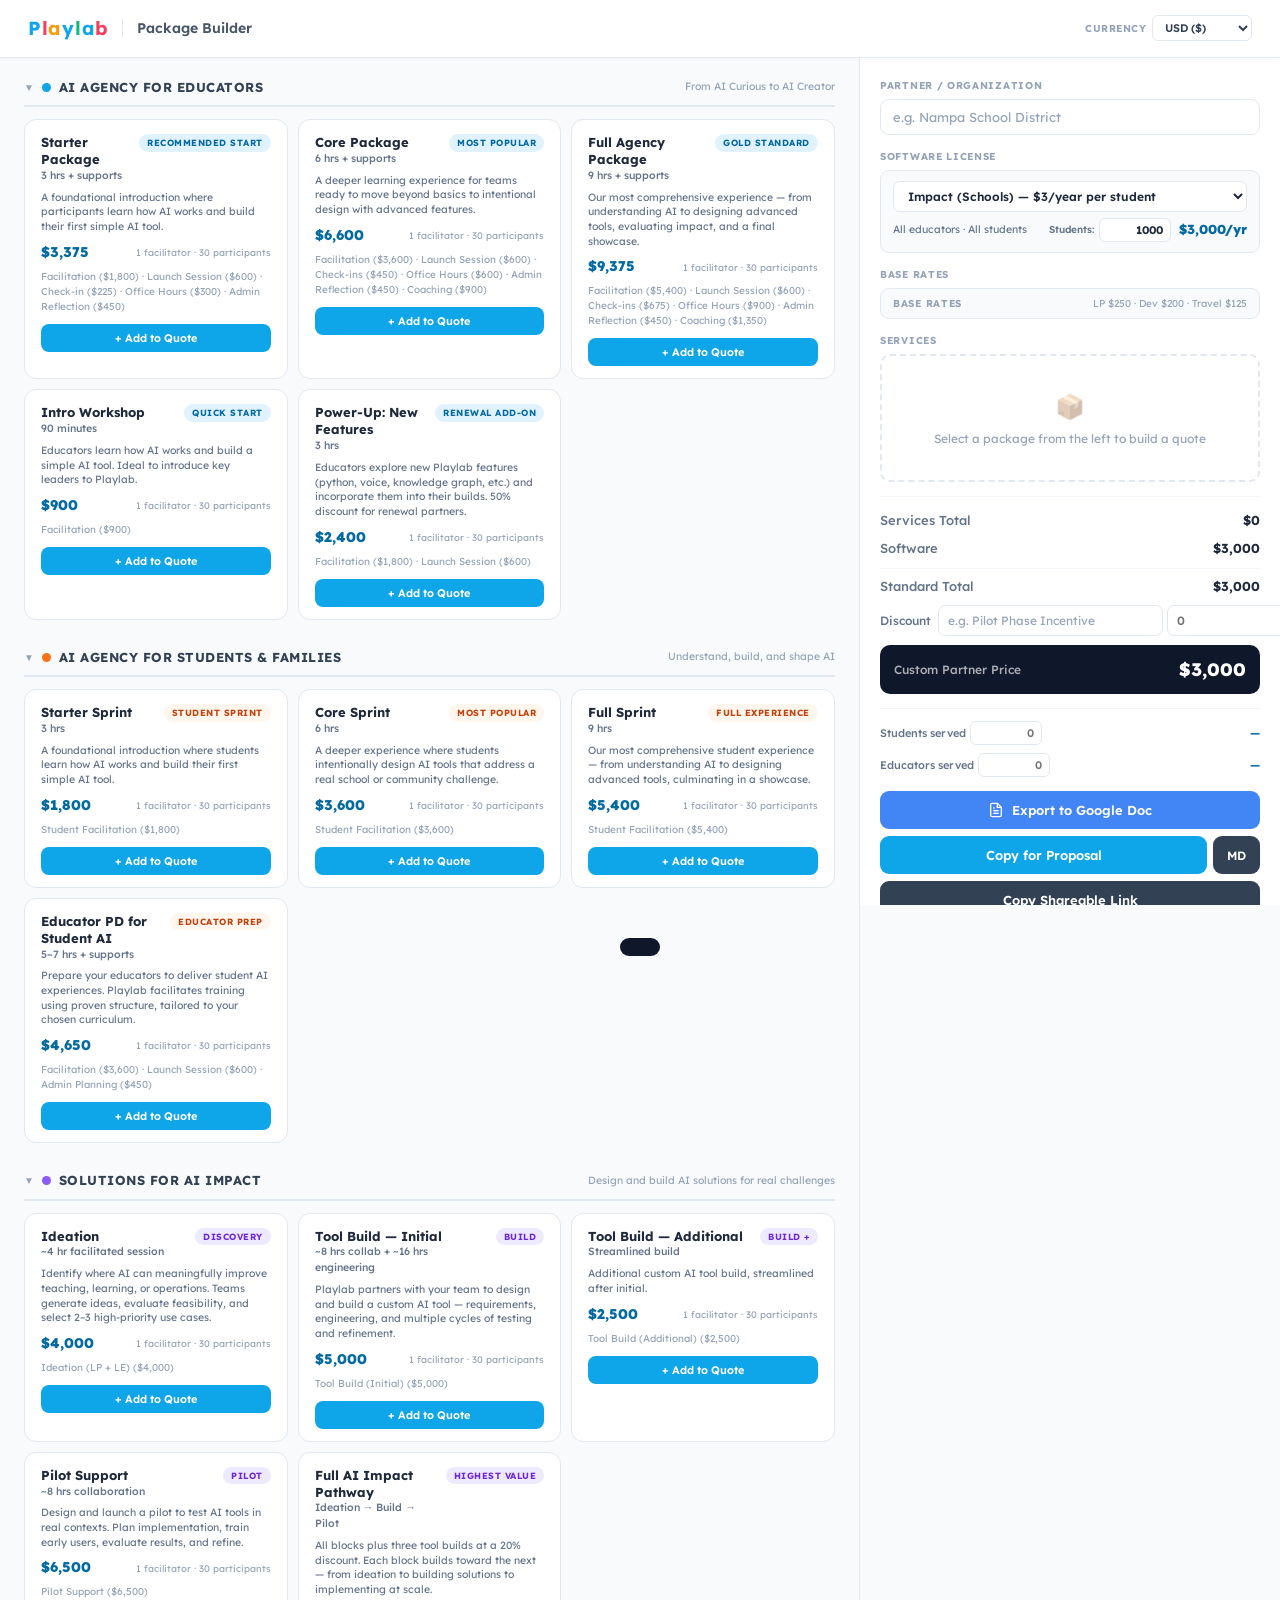
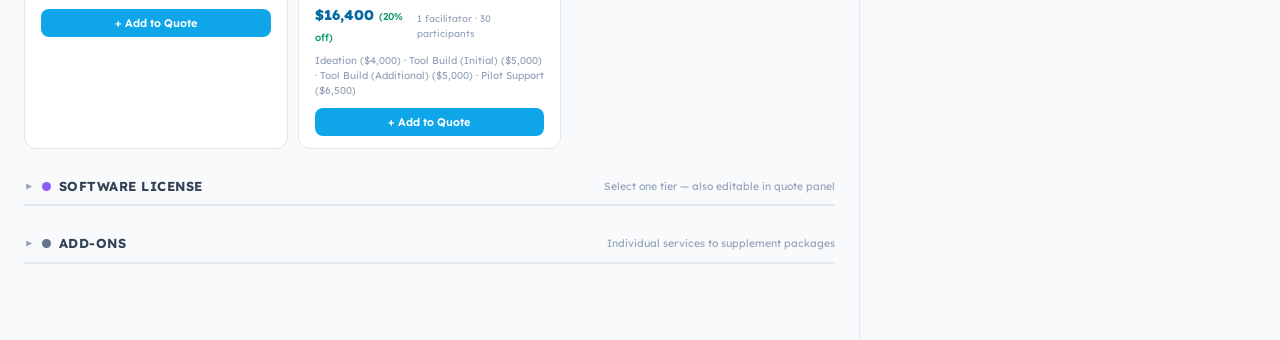
<file: v2.html>
<!DOCTYPE html>
<html lang="en">
<head>
  <meta charset="UTF-8">
  <meta name="viewport" content="width=device-width, initial-scale=1.0">
  <title>Playlab — Package Builder v2</title>
  <link href="https://fonts.googleapis.com/css2?family=Lexend:wght@300;400;500;600;700&display=swap" rel="stylesheet">
  <script src="https://accounts.google.com/gsi/client" async defer></script>
  <style>
    *, *::before, *::after { box-sizing: border-box; margin: 0; padding: 0; }

    :root {
      --sky-50: #f0f9ff; --sky-100: #e0f2fe; --sky-200: #bae6fd;
      --sky-300: #7dd3fc; --sky-400: #38bdf8; --sky-500: #0EA5E9;
      --sky-600: #0284c7; --sky-700: #0369a1;
      --slate-50: #f8fafc; --slate-100: #f1f5f9; --slate-200: #e2e8f0;
      --slate-300: #cbd5e1; --slate-400: #94a3b8; --slate-500: #64748b;
      --slate-600: #475569; --slate-700: #334155; --slate-800: #1e293b; --slate-900: #0f172a;
      --emerald-50: #ecfdf5; --emerald-500: #10b981; --emerald-600: #059669;
      --amber-50: #fffbeb; --amber-400: #fbbf24; --amber-500: #f59e0b;
      --rose-50: #fff1f2; --rose-500: #f43f5e;
      --violet-50: #f5f3ff; --violet-500: #8b5cf6; --violet-600: #7c3aed;
      --orange-50: #fff7ed; --orange-500: #f97316; --orange-600: #ea580c;
    }

    body { font-family: 'Lexend', sans-serif; background: var(--slate-50); color: var(--slate-800); line-height: 1.5; min-height: 100vh; }

    /* ── Auth Gate ── */
    .auth-gate { position: fixed; inset: 0; z-index: 9999; background: var(--slate-50); display: flex; flex-direction: column; align-items: center; justify-content: center; gap: 20px; }
    .auth-gate.hidden { display: none; }
    .auth-logo { display: flex; gap: 2px; font-size: 32px; font-weight: 700; letter-spacing: -0.5px; }
    .auth-logo span:nth-child(1){color:#0EA5E9} .auth-logo span:nth-child(2){color:#f43f5e}
    .auth-logo span:nth-child(3){color:#f59e0b} .auth-logo span:nth-child(4){color:#0EA5E9}
    .auth-logo span:nth-child(5){color:#10b981} .auth-logo span:nth-child(6){color:#0EA5E9}
    .auth-logo span:nth-child(7){color:#f43f5e}
    .auth-subtitle { font-size: 14px; color: var(--slate-500); font-weight: 500; }
    .auth-error { font-size: 12px; color: var(--rose-500); font-weight: 500; display: none; max-width: 300px; text-align: center; line-height: 1.5; }
    .auth-error.show { display: block; }
    #g_id_signin { margin-top: 8px; }

    /* ── Header ── */
    .app-header {
      background: white; border-bottom: 1px solid var(--slate-200);
      padding: 14px 28px; display: flex; align-items: center; gap: 14px;
      position: sticky; top: 0; z-index: 100; box-shadow: 0 1px 4px rgba(0,0,0,.04);
    }
    .logo { display: flex; gap: 1px; font-size: 19px; font-weight: 700; letter-spacing: -0.3px; flex-shrink: 0; }
    .logo span:nth-child(1){color:#0EA5E9} .logo span:nth-child(2){color:#f43f5e}
    .logo span:nth-child(3){color:#f59e0b} .logo span:nth-child(4){color:#0EA5E9}
    .logo span:nth-child(5){color:#10b981} .logo span:nth-child(6){color:#0EA5E9}
    .logo span:nth-child(7){color:#f43f5e}
    .header-sep { width: 1px; height: 18px; background: var(--slate-200); }
    .header-title { font-size: 14px; font-weight: 600; color: var(--slate-600); }
    .header-spacer { flex: 1; }
    .currency-toggle { display: flex; align-items: center; gap: 6px; flex-shrink: 0; }
    .currency-toggle label { font-size: 10px; font-weight: 700; text-transform: uppercase; letter-spacing: 0.5px; color: var(--slate-400); }
    .currency-select { padding: 4px 8px; border: 1.5px solid var(--slate-200); border-radius: 6px; font-family: 'Lexend', sans-serif; font-size: 11px; font-weight: 600; color: var(--slate-700); background: white; cursor: pointer; }
    .currency-select:focus { outline: none; border-color: var(--sky-500); }

    /* ── Layout ── */
    .builder { display: grid; grid-template-columns: 1fr 420px; min-height: calc(100vh - 53px); }

    /* ── Left: Package Catalog ── */
    .catalog-col { padding: 20px 24px 48px; overflow-y: auto; border-right: 1px solid var(--slate-200); }

    /* ── Pathway Section ── */
    .pathway-section { margin-bottom: 28px; }
    .pathway-header { display: flex; align-items: center; gap: 8px; margin-bottom: 12px; padding-bottom: 8px; border-bottom: 2px solid var(--slate-200); cursor: pointer; user-select: none; }
    .pathway-header:hover { opacity: 0.85; }
    .pathway-dot { width: 9px; height: 9px; border-radius: 50%; flex-shrink: 0; }
    .pathway-chevron { font-size: 10px; color: var(--slate-400); transition: transform 0.2s; flex-shrink: 0; }
    .pathway-section.collapsed .pathway-chevron { transform: rotate(-90deg); }
    .pathway-header h2 { font-size: 13px; font-weight: 700; text-transform: uppercase; letter-spacing: 0.5px; color: var(--slate-700); }
    .pathway-desc { font-size: 10.5px; color: var(--slate-400); font-weight: 400; text-transform: none; letter-spacing: 0; margin-left: auto; }
    .pathway-body { transition: all 0.2s; }
    .pathway-section.collapsed .pathway-body { display: none; }
    .pkg-grid { display: grid; grid-template-columns: repeat(auto-fill, minmax(240px, 1fr)); gap: 10px; }

    /* ── Package Card ── */
    .pkg-card { background: white; border: 1.5px solid var(--slate-200); border-radius: 12px; padding: 14px 16px 12px; display: flex; flex-direction: column; gap: 6px; transition: border-color 0.15s, box-shadow 0.15s; }
    .pkg-card:hover { border-color: var(--sky-300); box-shadow: 0 2px 8px rgba(14,165,233,.08); }
    .pkg-card.in-quote { border-color: var(--sky-400); background: var(--sky-50); }
    .pkg-top { display: flex; justify-content: space-between; align-items: flex-start; gap: 8px; }
    .pkg-name { font-size: 13px; font-weight: 700; color: var(--slate-800); line-height: 1.3; }
    .pkg-subtitle { font-size: 10.5px; color: var(--slate-500); font-weight: 500; }
    .pkg-badge { font-size: 9px; font-weight: 700; text-transform: uppercase; letter-spacing: 0.5px; padding: 2px 8px; border-radius: 20px; white-space: nowrap; flex-shrink: 0; }
    .pkg-desc { font-size: 10.5px; color: var(--slate-500); line-height: 1.4; }
    .pkg-price-row { display: flex; justify-content: space-between; align-items: center; margin-top: 2px; }
    .pkg-price { font-size: 14px; font-weight: 800; color: var(--sky-700); }
    .pkg-price-note { font-size: 9.5px; color: var(--slate-400); }
    .pkg-components { font-size: 10px; color: var(--slate-400); line-height: 1.5; }
    .pkg-add-btn { margin-top: 4px; padding: 7px 0; width: 100%; background: var(--sky-500); color: white; border: none; border-radius: 8px; font-family: 'Lexend', sans-serif; font-size: 11px; font-weight: 600; cursor: pointer; transition: background 0.15s; }
    .pkg-add-btn:hover { background: var(--sky-600); }
    .pkg-card.in-quote .pkg-add-btn { background: var(--emerald-500); }
    .pkg-card.in-quote .pkg-add-btn:hover { background: var(--emerald-600); }

    /* ── Add-on cards ── */
    .addon-grid { display: grid; grid-template-columns: repeat(auto-fill, minmax(160px, 1fr)); gap: 8px; }
    .addon-card { background: white; border: 1.5px solid var(--slate-200); border-radius: 10px; padding: 10px 12px; display: flex; flex-direction: column; gap: 4px; transition: border-color 0.15s; cursor: pointer; }
    .addon-card:hover { border-color: var(--sky-300); }
    .addon-card.in-quote { border-color: var(--sky-400); background: var(--sky-50); }
    .addon-name { font-size: 11px; font-weight: 600; color: var(--slate-700); }
    .addon-price { font-size: 10px; font-weight: 700; color: var(--sky-600); }
    .addon-add { font-size: 10px; font-weight: 600; color: var(--sky-500); margin-top: 2px; }

    /* ── Software Tier Section ── */
    .software-section { margin-bottom: 28px; }
    .software-section-header { display: flex; align-items: center; gap: 8px; margin-bottom: 12px; padding-bottom: 8px; border-bottom: 2px solid var(--slate-200); }
    .software-section-header h2 { font-size: 13px; font-weight: 700; text-transform: uppercase; letter-spacing: 0.5px; color: var(--slate-700); }
    .software-section-sub { font-size: 10.5px; color: var(--slate-400); font-weight: 400; text-transform: none; letter-spacing: 0; margin-left: auto; }
    .tier-grid { display: grid; grid-template-columns: repeat(auto-fill, minmax(180px, 1fr)); gap: 8px; }
    .tier-card { background: white; border: 1.5px solid var(--slate-200); border-radius: 11px; padding: 12px 14px 11px; display: flex; flex-direction: column; gap: 4px; cursor: pointer; transition: border-color 0.15s, box-shadow 0.15s; }
    .tier-card:hover { border-color: var(--sky-300); box-shadow: 0 2px 8px rgba(14,165,233,.08); }
    .tier-card.tier-selected { border-color: var(--sky-500); background: var(--sky-50); box-shadow: 0 0 0 3px rgba(14,165,233,.12); }
    .tier-card-top { display: flex; justify-content: space-between; align-items: flex-start; gap: 6px; }
    .tier-name { font-size: 13px; font-weight: 700; color: var(--slate-800); }
    .tier-radio { width: 16px; height: 16px; border-radius: 50%; border: 2px solid var(--slate-300); flex-shrink: 0; transition: all 0.15s; margin-top: 1px; display: flex; align-items: center; justify-content: center; }
    .tier-card.tier-selected .tier-radio { border-color: var(--sky-500); background: var(--sky-500); }
    .tier-card.tier-selected .tier-radio::after { content: ''; width: 6px; height: 6px; border-radius: 50%; background: white; }
    .tier-tagline { font-size: 10.5px; color: var(--slate-500); line-height: 1.35; }
    .tier-price { font-size: 11px; font-weight: 700; color: var(--sky-700); background: var(--sky-100); padding: 2px 7px; border-radius: 20px; align-self: flex-start; margin-top: 2px; white-space: nowrap; }
    .tier-card.tier-selected .tier-price { background: var(--sky-200); }
    .tier-meta { display: flex; flex-direction: column; gap: 2px; margin-top: 3px; }
    .tier-meta-row { font-size: 10px; color: var(--slate-500); line-height: 1.3; }
    .tier-meta-row strong { font-weight: 600; color: var(--slate-600); }
    .tier-count { margin-top: 7px; display: flex; align-items: center; gap: 6px; padding-top: 6px; border-top: 1px solid var(--slate-100); }
    .tier-card.tier-selected .tier-count { border-top-color: var(--sky-200); }
    .tier-count-label { font-size: 10px; color: var(--slate-500); font-weight: 600; flex: 1; }
    .tier-count-input { width: 72px; padding: 3px 7px; border: 1.5px solid var(--slate-200); border-radius: 6px; font-family: 'Lexend', sans-serif; font-size: 12px; font-weight: 700; color: var(--slate-800); background: white; -moz-appearance: textfield; text-align: right; }
    .tier-count-input::-webkit-inner-spin-button, .tier-count-input::-webkit-outer-spin-button { -webkit-appearance: none; }
    .tier-count-input:focus { outline: none; border-color: var(--sky-500); }
    .tier-card.tier-selected .tier-count-input { border-color: var(--sky-300); }
    .tier-count-computed { font-size: 10px; font-weight: 700; color: var(--emerald-600); white-space: nowrap; }

    /* ── Right: Quote Panel ── */
    .quote-col { background: white; position: sticky; top: 53px; height: calc(100vh - 53px); align-self: start; }
    .quote-col-inner { height: 100%; overflow-y: scroll; padding: 20px 20px 28px; box-sizing: border-box; }
    .quote-col-inner > * + * { margin-top: 14px; }
    .q-label { font-size: 10px; font-weight: 700; text-transform: uppercase; letter-spacing: 0.7px; color: var(--slate-400); margin-bottom: 6px; }
    .partner-input { width: 100%; padding: 9px 12px; border: 1.5px solid var(--slate-200); border-radius: 9px; font-family: 'Lexend', sans-serif; font-size: 13px; font-weight: 500; color: var(--slate-800); transition: border-color 0.15s; }
    .partner-input:focus { outline: none; border-color: var(--sky-500); }
    .partner-input::placeholder { color: var(--slate-400); font-weight: 400; }

    /* ── License Editor (right panel) ── */
    .license-editor { background: var(--slate-50); border: 1.5px solid var(--slate-200); border-radius: 9px; padding: 10px 12px; }
    .license-tier-select { width: 100%; padding: 6px 10px; border: 1.5px solid var(--slate-200); border-radius: 7px; font-family: 'Lexend', sans-serif; font-size: 12px; font-weight: 600; color: var(--slate-800); background: white; cursor: pointer; margin-bottom: 6px; }
    .license-tier-select:focus { outline: none; border-color: var(--sky-500); }
    .license-detail { display: flex; align-items: center; gap: 8px; flex-wrap: wrap; }
    .license-detail-text { font-size: 10.5px; color: var(--slate-500); flex: 1; min-width: 100px; }
    .license-count-wrap { display: flex; align-items: center; gap: 5px; }
    .license-count-wrap label { font-size: 10px; font-weight: 600; color: var(--slate-500); white-space: nowrap; }
    .license-count-input { width: 72px; padding: 4px 7px; border: 1.5px solid var(--slate-200); border-radius: 6px; font-family: 'Lexend', sans-serif; font-size: 11px; font-weight: 700; color: var(--slate-800); text-align: right; background: white; -moz-appearance: textfield; }
    .license-count-input::-webkit-inner-spin-button, .license-count-input::-webkit-outer-spin-button { -webkit-appearance: none; }
    .license-count-input:focus { outline: none; border-color: var(--sky-500); }
    .license-price { font-size: 13px; font-weight: 800; color: var(--sky-700); white-space: nowrap; }

    /* ── Rate Editor ── */
    .rate-editor { background: var(--slate-50); border: 1.5px solid var(--slate-200); border-radius: 9px; overflow: hidden; }
    .rate-editor-toggle { width: 100%; padding: 8px 12px; display: flex; align-items: center; justify-content: space-between; background: none; border: none; cursor: pointer; font-family: 'Lexend', sans-serif; }
    .rate-editor-toggle:hover { background: var(--slate-100); }
    .rate-editor-label { font-size: 10px; font-weight: 700; text-transform: uppercase; letter-spacing: 0.7px; color: var(--slate-400); }
    .rate-editor-status { font-size: 10px; color: var(--slate-400); }
    .rate-editor-body { display: none; padding: 0 12px 10px; }
    .rate-editor.open .rate-editor-body { display: flex; gap: 8px; flex-wrap: wrap; }
    .rate-field { display: flex; flex-direction: column; gap: 2px; flex: 1; min-width: 80px; }
    .rate-field label { font-size: 9px; font-weight: 700; text-transform: uppercase; letter-spacing: 0.5px; color: var(--slate-500); }
    .rate-input { padding: 5px 8px; border: 1.5px solid var(--slate-200); border-radius: 6px; font-family: 'Lexend', sans-serif; font-size: 12px; font-weight: 700; color: var(--slate-800); text-align: right; -moz-appearance: textfield; width: 100%; }
    .rate-input::-webkit-inner-spin-button, .rate-input::-webkit-outer-spin-button { -webkit-appearance: none; }
    .rate-input:focus { outline: none; border-color: var(--sky-500); }
    .rate-reset { font-size: 9px; font-weight: 600; color: var(--sky-600); background: none; border: none; cursor: pointer; font-family: 'Lexend', sans-serif; padding: 2px 6px; border-radius: 4px; align-self: flex-end; margin-top: 2px; }
    .rate-reset:hover { background: var(--sky-50); }

    /* ── Quote Package Section ── */
    .quote-packages { display: flex; flex-direction: column; gap: 10px; min-height: 60px; }
    .empty-state { flex: 1; display: flex; flex-direction: column; align-items: center; justify-content: center; padding: 32px 16px; border: 2px dashed var(--slate-200); border-radius: 10px; color: var(--slate-400); font-size: 12px; text-align: center; gap: 6px; }
    .empty-icon { font-size: 24px; opacity: 0.4; }

    .qpkg { border: 1.5px solid var(--slate-200); border-radius: 10px; overflow: hidden; transition: border-color 0.15s; }
    .qpkg-header { display: flex; align-items: center; gap: 8px; padding: 9px 12px; background: var(--slate-50); cursor: pointer; border-bottom: 1px solid var(--slate-100); transition: background 0.15s; }
    .qpkg-header:hover { background: var(--slate-100); }
    .qpkg.expanded .qpkg-header { background: var(--sky-50); border-bottom-color: var(--sky-100); }
    .qpkg-chevron { font-size: 10px; color: var(--slate-400); transition: transform 0.2s; flex-shrink: 0; }
    .qpkg.expanded .qpkg-chevron { transform: rotate(90deg); }
    .qpkg-name { flex: 1; font-size: 12px; font-weight: 700; color: var(--slate-800); min-width: 0; overflow: hidden; text-overflow: ellipsis; white-space: nowrap; }
    .qpkg-total { font-size: 12px; font-weight: 800; color: var(--sky-700); flex-shrink: 0; }
    .qpkg-delete { width: 20px; height: 20px; border: none; background: none; color: var(--slate-300); font-size: 16px; cursor: pointer; display: flex; align-items: center; justify-content: center; padding: 0; flex-shrink: 0; border-radius: 4px; transition: all 0.1s; line-height: 1; }
    .qpkg-delete:hover { color: var(--rose-500); background: var(--rose-50); }

    .qpkg-body { display: none; padding: 10px 12px; flex-direction: column; gap: 5px; }
    .qpkg.expanded .qpkg-body { display: flex; }

    /* ── Participants row inside expanded pkg ── */
    .participants-row { display: flex; align-items: center; gap: 8px; padding: 6px 8px; background: var(--amber-50); border: 1px solid var(--amber-400); border-radius: 7px; font-size: 10.5px; color: #78350f; margin-bottom: 4px; }
    .participants-row label { font-weight: 600; flex-shrink: 0; }
    .participants-input { width: 56px; padding: 3px 6px; border: 1px solid var(--amber-400); border-radius: 5px; font-family: 'Lexend', sans-serif; font-size: 11px; font-weight: 700; color: var(--slate-800); text-align: center; background: white; -moz-appearance: textfield; }
    .participants-input::-webkit-inner-spin-button, .participants-input::-webkit-outer-spin-button { -webkit-appearance: none; }
    .participants-input:focus { outline: none; border-color: var(--sky-500); }
    .facilitator-count { font-weight: 700; flex-shrink: 0; }

    /* ── Component line ── */
    .comp-line { display: flex; align-items: center; gap: 6px; padding: 5px 8px; background: var(--slate-50); border-radius: 7px; }
    .comp-line.support { background: var(--emerald-50); }
    .comp-info { flex: 1; min-width: 0; }
    .comp-name { font-size: 11px; font-weight: 600; color: var(--slate-700); }
    .comp-name .support-tag { font-size: 8.5px; font-weight: 700; color: var(--emerald-600); text-transform: uppercase; letter-spacing: 0.5px; margin-left: 4px; }
    .comp-name .scale-tag { font-size: 8.5px; font-weight: 700; color: var(--orange-600); text-transform: uppercase; letter-spacing: 0.5px; margin-left: 4px; }
    .comp-qty { display: flex; align-items: center; gap: 3px; }
    .comp-qty-btn { width: 18px; height: 18px; border: 1.5px solid var(--slate-300); border-radius: 4px; background: white; color: var(--slate-600); font-size: 12px; font-weight: 700; cursor: pointer; display: flex; align-items: center; justify-content: center; line-height: 1; transition: all 0.1s; flex-shrink: 0; padding: 0; }
    .comp-qty-btn:hover { border-color: var(--sky-500); color: var(--sky-600); }
    .comp-qty-input { width: 40px; text-align: center; padding: 2px; border: 1.5px solid var(--slate-200); border-radius: 4px; font-family: 'Lexend', sans-serif; font-size: 10.5px; font-weight: 700; color: var(--slate-800); -moz-appearance: textfield; }
    .comp-qty-input::-webkit-inner-spin-button, .comp-qty-input::-webkit-outer-spin-button { -webkit-appearance: none; }
    .comp-qty-input:focus { outline: none; border-color: var(--sky-500); }
    .comp-unit { font-size: 9.5px; font-weight: 600; color: var(--slate-400); }
    .comp-total { font-size: 11px; font-weight: 700; color: var(--slate-800); text-align: right; flex-shrink: 0; min-width: 50px; }

    /* ── Pathway discount row in package ── */
    .pathway-discount-row { display: flex; justify-content: space-between; align-items: center; padding: 5px 8px; background: var(--emerald-50); border: 1px solid var(--emerald-500); border-radius: 7px; font-size: 11px; }
    .pathway-discount-label { font-weight: 600; color: var(--emerald-600); }
    .pathway-discount-value { font-weight: 800; color: var(--emerald-600); }

    /* ── Add-on line in quote ── */
    .addon-line { display: flex; align-items: center; gap: 6px; padding: 5px 8px; background: var(--slate-50); border-radius: 7px; }

    /* ── Totals ── */
    .totals-section { border-top: 1.5px solid var(--slate-100); padding-top: 14px; display: flex; flex-direction: column; gap: 9px; }
    .t-row { display: flex; justify-content: space-between; align-items: center; font-size: 13px; }
    .t-label { color: var(--slate-500); font-weight: 500; }
    .t-value { font-weight: 700; color: var(--slate-800); }
    .discount-row { display: flex; align-items: center; gap: 7px; }
    .disc-label { font-size: 12px; font-weight: 500; color: var(--slate-500); flex-shrink: 0; }
    .disc-inputs { display: flex; gap: 4px; flex: 1; }
    .disc-num { flex: 1; padding: 6px 9px; border: 1.5px solid var(--slate-200); border-radius: 7px; font-family: 'Lexend', sans-serif; font-size: 12px; font-weight: 600; color: var(--slate-800); min-width: 0; }
    .disc-num:focus { outline: none; border-color: var(--sky-500); }
    .disc-name { flex: 2; padding: 6px 9px; border: 1.5px solid var(--slate-200); border-radius: 7px; font-family: 'Lexend', sans-serif; font-size: 12px; font-weight: 500; color: var(--slate-800); min-width: 0; }
    .disc-name:focus { outline: none; border-color: var(--sky-500); }
    .disc-name::placeholder { color: var(--slate-400); font-weight: 400; }
    .disc-type { padding: 6px 8px; border: 1.5px solid var(--slate-200); border-radius: 7px; font-family: 'Lexend', sans-serif; font-size: 12px; font-weight: 600; color: var(--slate-700); background: white; cursor: pointer; }
    .disc-amt { font-size: 12px; font-weight: 700; color: var(--emerald-600); flex-shrink: 0; min-width: 48px; text-align: right; }
    .total-final { background: var(--slate-900); padding: 11px 14px; border-radius: 10px; display: flex; justify-content: space-between; align-items: center; }
    .total-final .t-label { color: rgba(255,255,255,0.65); font-size: 12px; }
    .total-final .t-value { color: white; font-size: 18px; font-weight: 800; }
    .savings-note { text-align: center; font-size: 10.5px; color: var(--emerald-600); font-weight: 600; display: none; }
    .savings-note.show { display: block; }

    /* ── Insights ── */
    .insights-section { border-top: 1.5px solid var(--slate-100); padding-top: 12px; display: flex; flex-direction: column; gap: 8px; }
    .insight-row { display: flex; justify-content: space-between; align-items: center; font-size: 11px; }
    .insight-label { color: var(--slate-500); font-weight: 500; display: flex; align-items: center; gap: 4px; }
    .insight-value { font-weight: 700; color: var(--sky-700); }
    .insight-input { width: 72px; padding: 4px 7px; border: 1.5px solid var(--slate-200); border-radius: 6px; font-family: 'Lexend', sans-serif; font-size: 11px; font-weight: 600; color: var(--slate-800); text-align: right; -moz-appearance: textfield; }
    .insight-input::-webkit-inner-spin-button, .insight-input::-webkit-outer-spin-button { -webkit-appearance: none; }
    .insight-input:focus { outline: none; border-color: var(--sky-500); }

    /* ── Actions ── */
    .actions { display: flex; flex-direction: column; gap: 7px; }
    .btn-export { width: 100%; padding: 11px; background: #4285f4; color: white; border: none; border-radius: 9px; font-family: 'Lexend', sans-serif; font-size: 13px; font-weight: 600; cursor: pointer; transition: background 0.15s; display: flex; align-items: center; justify-content: center; gap: 8px; }
    .btn-export:hover { background: #3367d6; }
    .btn-export:disabled { opacity: 0.6; cursor: wait; }
    .btn-export svg { width: 16px; height: 16px; flex-shrink: 0; }
    .copy-row { display: flex; gap: 6px; }
    .btn-copy { flex: 1; padding: 11px; background: var(--sky-500); color: white; border: none; border-radius: 9px; font-family: 'Lexend', sans-serif; font-size: 13px; font-weight: 600; cursor: pointer; transition: background 0.15s; }
    .btn-copy:hover { background: var(--sky-600); }
    .btn-copy.copied { background: var(--emerald-500); }
    .btn-copy-md { padding: 11px 14px; background: var(--slate-700); color: white; border: none; border-radius: 9px; font-family: 'Lexend', sans-serif; font-size: 12px; font-weight: 600; cursor: pointer; transition: background 0.15s; white-space: nowrap; }
    .btn-copy-md:hover { background: var(--slate-800); }
    .btn-copy-md.copied { background: var(--emerald-500); }
    .btn-clear { width: 100%; padding: 8px; background: transparent; color: var(--slate-400); border: 1.5px solid var(--slate-200); border-radius: 9px; font-family: 'Lexend', sans-serif; font-size: 12px; font-weight: 500; cursor: pointer; transition: all 0.15s; }
    .btn-clear:hover { color: var(--rose-500); border-color: var(--rose-500); background: var(--rose-50); }
    .footnote { font-size: 10px; color: var(--slate-400); line-height: 1.5; padding-top: 8px; border-top: 1px solid var(--slate-100); }

    /* ── Toast ── */
    .toast { position: fixed; bottom: 24px; left: 50%; transform: translateX(-50%) translateY(80px); background: var(--slate-900); color: white; padding: 9px 20px; border-radius: 40px; font-size: 13px; font-weight: 600; transition: transform 0.3s cubic-bezier(.34,1.56,.64,1); z-index: 1000; white-space: nowrap; pointer-events: none; }
    .toast.show { transform: translateX(-50%) translateY(0); }

    @media (max-width: 768px) {
      .builder { grid-template-columns: 1fr; }
      .quote-col { position: static; height: auto; align-self: auto; }
      .quote-col-inner { height: auto; overflow-y: visible; }
    }
    @media (min-width: 769px) and (max-width: 1100px) {
      .builder { grid-template-columns: 1fr 360px; }
    }
  </style>
</head>
<body>

<div class="auth-gate hidden" id="authGate">
  <div class="auth-logo"><span>P</span><span>l</span><span>a</span><span>y</span><span>l</span><span>a</span><span>b</span></div>
  <div class="auth-subtitle">Package Builder</div>
  <div id="g_id_signin"></div>
  <div class="auth-error" id="authError">Access is restricted to @playlab.ai accounts. Please sign in with your Playlab Google account.</div>
</div>

<header class="app-header">
  <div class="logo"><span>P</span><span>l</span><span>a</span><span>y</span><span>l</span><span>a</span><span>b</span></div>
  <div class="header-sep"></div>
  <div class="header-title">Package Builder</div>
  <div class="header-spacer"></div>
  <div class="currency-toggle">
    <label>Currency</label>
    <select class="currency-select" id="currencySelect">
      <option value="USD">USD ($)</option>
      <option value="EUR">EUR (&euro;)</option>
      <option value="GBP">GBP (&pound;)</option>
      <option value="CHF">CHF (Fr)</option>
      <option value="SEK">SEK (kr)</option>
      <option value="NOK">NOK (kr)</option>
      <option value="DKK">DKK (kr)</option>
      <option value="GHS">GHS (GH&#x20B5;)</option>
      <option value="INR">INR (&#x20B9;)</option>
    </select>
  </div>
</header>

<div class="builder">
  <!-- ── LEFT: Package Catalog ── -->
  <div class="catalog-col">
    <div id="catalogContainer"></div>

    <div class="pathway-section collapsed" id="softwareSection">
      <div class="pathway-header" onclick="document.getElementById('softwareSection').classList.toggle('collapsed')">
        <span class="pathway-chevron">&#x25BC;</span>
        <div class="pathway-dot" style="background:#8b5cf6"></div>
        <h2>Software License</h2>
        <span class="software-section-sub">Select one tier — also editable in quote panel</span>
      </div>
      <div class="pathway-body">
        <div class="tier-grid" id="tierGrid"></div>
      </div>
    </div>

    <div class="pathway-section collapsed" id="addonsSection">
      <div class="pathway-header" onclick="document.getElementById('addonsSection').classList.toggle('collapsed')">
        <span class="pathway-chevron">&#x25BC;</span>
        <div class="pathway-dot" style="background:var(--slate-500)"></div>
        <h2>Add-Ons</h2>
        <span class="pathway-desc">Individual services to supplement packages</span>
      </div>
      <div class="pathway-body">
        <div class="addon-grid" id="addonGrid"></div>
      </div>
    </div>
  </div>

  <!-- ── RIGHT: Quote Panel ── -->
  <div class="quote-col">
  <div class="quote-col-inner">
    <div>
      <div class="q-label">Partner / Organization</div>
      <input class="partner-input" id="partnerName" type="text" placeholder="e.g. Nampa School District">
    </div>

    <div id="licenseSummaryWrap"></div>

    <div>
      <div class="q-label">Base Rates</div>
      <div class="rate-editor" id="rateEditor">
        <button class="rate-editor-toggle" onclick="document.getElementById('rateEditor').classList.toggle('open')">
          <span class="rate-editor-label">Base Rates</span>
          <span class="rate-editor-status" id="rateStatus">LP $250 · Dev $200 · Travel $125</span>
        </button>
        <div class="rate-editor-body">
          <div class="rate-field"><label>LP $/hr</label><input class="rate-input" id="rateLp" type="number" min="1" value="250" onchange="updateRates()" oninput="updateRates()"></div>
          <div class="rate-field"><label>Dev $/hr</label><input class="rate-input" id="rateDev" type="number" min="1" value="200" onchange="updateRates()" oninput="updateRates()"></div>
          <div class="rate-field"><label>Travel $/hr</label><input class="rate-input" id="rateTravel" type="number" min="1" value="125" onchange="updateRates()" oninput="updateRates()"></div>
          <button class="rate-reset" onclick="resetRates()">Reset to defaults</button>
        </div>
      </div>
    </div>

    <div>
      <div class="q-label">Services</div>
      <div class="quote-packages" id="quotePackages"></div>
    </div>

    <div id="quoteAddonsWrap" style="display:none">
      <div class="q-label">Add-Ons</div>
      <div id="quoteAddonsList"></div>
    </div>

    <div class="totals-section">
      <div class="t-row">
        <span class="t-label">Services Total</span>
        <span class="t-value" id="servicesTotal">—</span>
      </div>
      <div class="t-row">
        <span class="t-label">Software</span>
        <span class="t-value" id="softwareTotal">—</span>
      </div>
      <div class="t-row" style="border-top:1px solid var(--slate-100);padding-top:8px">
        <span class="t-label">Standard Total</span>
        <span class="t-value" id="standardTotal">—</span>
      </div>
      <div class="discount-row">
        <span class="disc-label">Discount</span>
        <div class="disc-inputs">
          <input class="disc-name" id="discountName" type="text" placeholder="e.g. Pilot Phase Incentive">
          <input class="disc-num" id="discountVal" type="number" min="0" placeholder="0">
          <select class="disc-type" id="discountType">
            <option value="pct">%</option>
            <option value="flat" id="discFlatLabel">$</option>
          </select>
        </div>
        <span class="disc-amt" id="discountDisplay"></span>
      </div>
      <div class="total-final">
        <span class="t-label">Custom Partner Price</span>
        <span class="t-value" id="partnerPrice">—</span>
      </div>
      <div class="savings-note" id="savingsNote"></div>
    </div>

    <div class="insights-section" id="insightsSection" style="display:none">
      <div class="insight-row">
        <span class="insight-label">Students served
          <input class="insight-input" id="studentCount" type="number" min="0" placeholder="0">
        </span>
        <span class="insight-value" id="perStudentCost">—</span>
      </div>
      <div class="insight-row">
        <span class="insight-label">Educators served
          <input class="insight-input" id="educatorCount" type="number" min="0" placeholder="0">
        </span>
        <span class="insight-value" id="perEducatorCost">—</span>
      </div>
    </div>

    <div class="actions">
      <button class="btn-export" id="exportDocBtn">
        <svg viewBox="0 0 24 24" fill="none" stroke="currentColor" stroke-width="2"><path d="M14 2H6a2 2 0 00-2 2v16a2 2 0 002 2h12a2 2 0 002-2V8z"/><polyline points="14 2 14 8 20 8"/><line x1="16" y1="13" x2="8" y2="13"/><line x1="16" y1="17" x2="8" y2="17"/><polyline points="10 9 9 9 8 9"/></svg>
        Export to Google Doc
      </button>
      <div class="copy-row">
        <button class="btn-copy" id="copyBtn">Copy for Proposal</button>
        <button class="btn-copy-md" id="copyMdBtn" title="Copy as Markdown">MD</button>
      </div>
      <button class="btn-copy" id="copyLinkBtn" style="background:var(--slate-700)">Copy Shareable Link</button>
      <button class="btn-clear" id="clearBtn">Clear All</button>
    </div>

    <p class="footnote">* AI model usage costs are covered by Playlab and not passed on to partners.</p>
  </div>
  </div>
</div>

<div class="toast" id="toast"></div>

<script>
// ─── Auth Gate ────────────────────────────────────────────────────────────────
const ALLOWED_DOMAIN = 'playlab.ai';
const AUTH_SESSION_KEY = 'playlab_auth_user';

function decodeJwtPayload(token) {
  const base64 = token.split('.')[1].replace(/-/g, '+').replace(/_/g, '/');
  return JSON.parse(atob(base64));
}

function handleAuthResponse(response) {
  const payload = decodeJwtPayload(response.credential);
  const email = (payload.email || '').toLowerCase();
  if (email.split('@')[1] === ALLOWED_DOMAIN) {
    sessionStorage.setItem(AUTH_SESSION_KEY, JSON.stringify({ email, name: payload.name, picture: payload.picture, exp: payload.exp }));
    unlockApp();
  } else {
    document.getElementById('authError').classList.add('show');
  }
}

function unlockApp() { document.getElementById('authGate').classList.add('hidden'); }

function checkExistingAuth() {
  const stored = sessionStorage.getItem(AUTH_SESSION_KEY);
  if (!stored) return false;
  try {
    const data = JSON.parse(stored);
    if (data.exp && data.exp * 1000 > Date.now()) { unlockApp(); return true; }
    sessionStorage.removeItem(AUTH_SESSION_KEY);
  } catch { sessionStorage.removeItem(AUTH_SESSION_KEY); }
  return false;
}

function initAuthGate() {
  if (checkExistingAuth()) return;
  if (typeof google === 'undefined' || !google.accounts) { setTimeout(initAuthGate, 100); return; }
  google.accounts.id.initialize({ client_id: '250408974404-nvnm9m62vc2g8gsn0u0k1t8gt0h0caa2', callback: handleAuthResponse, auto_select: true, hosted_domain: ALLOWED_DOMAIN });
  google.accounts.id.renderButton(document.getElementById('g_id_signin'), { theme: 'outline', size: 'large', text: 'signin_with', shape: 'rectangular' });
}
// initAuthGate(); // TODO: re-enable once GCP OAuth is configured

// ─── Currency ──────────────────────────────────────────────────────────────────
const CURRENCIES = {
  USD: { symbol: '$', prefix: true, rate: 1 },
  EUR: { symbol: '\u20AC', prefix: true, rate: 0.92 },
  GBP: { symbol: '\u00A3', prefix: true, rate: 0.79 },
  CHF: { symbol: 'Fr\u00A0', prefix: true, rate: 0.88 },
  SEK: { symbol: '\u00A0kr', prefix: false, rate: 10.5 },
  NOK: { symbol: '\u00A0kr', prefix: false, rate: 10.8 },
  DKK: { symbol: '\u00A0kr', prefix: false, rate: 6.85 },
  GHS: { symbol: 'GH\u20B5', prefix: true, rate: 10.8 },
  INR: { symbol: '\u20B9', prefix: true, rate: 91.83 }
};
let selectedCurrency = 'USD';
let ratesLastUpdated = null;
function getCurrency() { return CURRENCIES[selectedCurrency] || CURRENCIES.USD; }
function convertAmount(usdAmount) { return Math.round(usdAmount * getCurrency().rate); }

function fetchLiveRates() {
  const cacheKey = 'playlab_fx_rates';
  const cached = sessionStorage.getItem(cacheKey);
  if (cached) {
    try {
      const data = JSON.parse(cached);
      if (Date.now() - data.fetchedAt < 24 * 60 * 60 * 1000) { applyLiveRates(data.rates, data.date); return; }
    } catch {}
  }
  fetch('https://api.frankfurter.app/latest?from=USD&to=EUR,GBP,CHF,SEK,NOK,DKK,INR')
    .then(r => r.json())
    .then(data => {
      if (data.rates) {
        sessionStorage.setItem(cacheKey, JSON.stringify({ rates: data.rates, date: data.date, fetchedAt: Date.now() }));
        applyLiveRates(data.rates, data.date);
      }
    }).catch(() => {});

  const ghsCacheKey = 'playlab_fx_ghs';
  const ghsCached = sessionStorage.getItem(ghsCacheKey);
  if (ghsCached) {
    try {
      const d = JSON.parse(ghsCached);
      if (Date.now() - d.fetchedAt < 24 * 60 * 60 * 1000 && d.rate) { CURRENCIES.GHS.rate = d.rate; return; }
    } catch {}
  }
  fetch('https://open.er-api.com/v6/latest/USD')
    .then(r => r.json())
    .then(data => {
      if (data.rates?.GHS) {
        CURRENCIES.GHS.rate = data.rates.GHS;
        sessionStorage.setItem(ghsCacheKey, JSON.stringify({ rate: data.rates.GHS, fetchedAt: Date.now() }));
        if (selectedCurrency === 'GHS') renderAll();
      }
    }).catch(() => {});
}

function applyLiveRates(rates, date) {
  for (const k of ['EUR', 'GBP', 'CHF', 'SEK', 'NOK', 'DKK', 'INR']) {
    if (rates[k]) CURRENCIES[k].rate = rates[k];
  }
  ratesLastUpdated = date;
  if (selectedCurrency !== 'USD') renderAll();
  const sel = document.getElementById('currencySelect');
  if (sel) sel.title = 'ECB rates as of ' + date;
}

// ─── Rates & Block Prices ──────────────────────────────────────────────────────
const DEFAULT_RATES = { lp: 250, dev: 200, travel: 125 };
let rates = { ...DEFAULT_RATES };

function roundPrice(n) {
  if (n >= 10000) return Math.round(n / 1000) * 1000;
  if (n >= 1000)  return Math.round(n / 100) * 100;
  if (n >= 500)   return Math.round(n / 50) * 50;
  return Math.round(n / 25) * 25;
}

function getBlockPrice(blockId) {
  const { lp, dev, travel: tr } = rates;
  switch (blockId) {
    case 'office-hours':      return roundPrice(lp * 1.0 * 1.2);
    case 'coaching':          return roundPrice(lp * 1.5 * 1.2);
    case 'admin-meetings':    return roundPrice(lp * 1.5 * 1.2);
    case 'facilitation':      return roundPrice(lp * 2.0 * 1.2);
    case 'dev-hourly':        return roundPrice(dev * 1.0);
    case 'app-support-light': return roundPrice(dev * 5.0);
    case 'app-support-medium':return roundPrice(dev * 10.0);
    case 'app-support-full':  return roundPrice(dev * 20.0);
    case 'travel-local':      return roundPrice((tr + 99.5)   * 1.15 * 0.98);
    case 'travel-flight':     return roundPrice((tr * 8 + 600) * 1.25);
    case 'travel-addl-day':   return roundPrice((tr + 375)    * 1.15 * 1.04);
    case 'site-visit-half':   return roundPrice((lp * 3 + tr + lp * 2) * 1.09);
    case 'site-visit-full':   return roundPrice((lp * 6 + tr + lp * 2) * 1.16);
    case 'ai-crash-course':   return roundPrice(lp * 8 * 1.15);
    case 'ideation-lp':       return roundPrice(lp * 10);
    case 'ideation-lp-le':    return roundPrice(lp * 14 * 1.15);
    case 'tool-build-initial':return roundPrice((lp + dev) * 10 * 1.1);
    case 'tool-build-addl':   return roundPrice(lp * 2 + dev * 10);
    case 'tool-pilot':        return roundPrice((lp * 16 + dev * 8) * 1.16);
    case 'tool-revision-light': return roundPrice(dev * 6 * 1.25);
    case 'tool-revision-medium':return roundPrice(dev * 14);
    case 'tool-revision-full':  return roundPrice(dev * 22 * 1.15 * 0.99);
    case 'knowledge-graph':     return 1500;
    default: return 0;
  }
}

// ─── Formatters ──────────────────────────────────────────────────────────────
function fmt(n) {
  const cur = getCurrency();
  const formatted = Math.round(convertAmount(n)).toLocaleString('en-US');
  return cur.prefix ? cur.symbol + formatted : formatted + cur.symbol;
}
function fmtUsd(n) { return '$' + Math.round(n).toLocaleString('en-US'); }
function escHtml(s) { return s.replace(/&/g,'&amp;').replace(/</g,'&lt;').replace(/>/g,'&gt;').replace(/"/g,'&quot;'); }

function unitShort(unit) {
  const map = { hr: 'hr', mo: 'mo', day: 'day', trip: 'trip', visit: 'visit', flat: '\u00D7' };
  return map[unit] || unit;
}

// ─── Software Tiers ────────────────────────────────────────────────────────────
const SOFTWARE_TIERS = [
  { id: 'free', name: 'Free', tagline: 'For individuals to play and explore', priceLabel: 'Free, always', annualCost: 0, educators: '1 educator', students: '\u2014' },
  { id: 'pro', name: 'Pro', tagline: 'For individuals to implement widely', priceLabel: '$100/year or $10/month', annualCost: 100, educators: '1 educator', students: '150 students' },
  { id: 'play', name: 'Play', tagline: '6 month trial for any organization', priceLabel: '$1,500/6-mo per org', annualCost: 1500, educators: '100 educators', students: '1,000 students' },
  { id: 'impact', name: 'Impact', tagline: 'For non-school organizations', priceLabel: '$200/user/year', annualCost: null, educators: '\u2014', students: '150 students/user' },
  { id: 'impact-schools', name: 'Impact (Schools)', tagline: 'For schools and universities', priceLabel: '$3/year per student', annualCost: null, educators: 'All educators', students: 'All students' }
];

let selectedTierId = 'impact-schools';
let tierCounts = { impact: 5, 'impact-schools': 1000 };

function getSelectedTier() { return SOFTWARE_TIERS.find(t => t.id === selectedTierId) || SOFTWARE_TIERS[0]; }

function calcTierCost() {
  const tier = getSelectedTier();
  if (tier.annualCost !== null) return tier.annualCost;
  if (tier.id === 'impact') return tierCounts.impact * 200;
  if (tier.id === 'impact-schools') return tierCounts['impact-schools'] * 3;
  return 0;
}

function selectTier(tierId) {
  selectedTierId = tierId;
  renderTierCards();
  renderLicenseSummary();
  renderTotals();
  saveToUrl();
}

function updateTierCount(tierId, input, clamp) {
  let val = parseInt(input.value);
  const key = tierId;
  const min = tierId === 'impact-schools' ? 1000 : 1;
  if (clamp && (isNaN(val) || val < min)) val = min;
  if (!isNaN(val) && val >= 1) tierCounts[key] = val;
  if (clamp) input.value = tierCounts[key];
  const computedEl = input.closest('.tier-count')?.querySelector('.tier-count-computed');
  if (computedEl) {
    if (tierId === 'impact') computedEl.textContent = fmt(tierCounts.impact * 200) + '/yr';
    else if (tierId === 'impact-schools') computedEl.textContent = fmt(tierCounts['impact-schools'] * 3) + '/yr';
  }
  renderLicenseSummary();
  renderTotals();
  saveToUrl();
}

function renderTierCards() {
  const grid = document.getElementById('tierGrid');
  grid.innerHTML = '';
  for (const tier of SOFTWARE_TIERS) {
    const isSelected = tier.id === selectedTierId;
    const card = document.createElement('div');
    card.className = 'tier-card' + (isSelected ? ' tier-selected' : '');
    card.onclick = () => selectTier(tier.id);
    let countHtml = '';
    if (tier.id === 'impact') {
      countHtml = `<div class="tier-count" onclick="event.stopPropagation()">
        <span class="tier-count-label">User seats</span>
        <input class="tier-count-input" type="number" min="1" value="${tierCounts.impact}"
               onclick="event.stopPropagation(); if(selectedTierId!=='impact') selectTier('impact')"
               oninput="updateTierCount('impact', this, false)" onchange="updateTierCount('impact', this, true)">
        <span class="tier-count-computed">${fmt(tierCounts.impact * 200)}/yr</span>
      </div>`;
    } else if (tier.id === 'impact-schools') {
      countHtml = `<div class="tier-count" onclick="event.stopPropagation()">
        <span class="tier-count-label">Student licenses</span>
        <input class="tier-count-input" type="number" min="1000" step="100" value="${tierCounts['impact-schools']}"
               onclick="event.stopPropagation(); if(selectedTierId!=='impact-schools') selectTier('impact-schools')"
               oninput="updateTierCount('impact-schools', this, false)" onchange="updateTierCount('impact-schools', this, true)">
        <span class="tier-count-computed">${fmt(tierCounts['impact-schools'] * 3)}/yr</span>
      </div>`;
    }
    card.innerHTML = `<div class="tier-card-top"><div class="tier-name">${tier.name}</div><div class="tier-radio"></div></div>
      <div class="tier-tagline">${tier.tagline}</div>
      <div class="tier-price">${tier.priceLabel}</div>
      <div class="tier-meta"><div class="tier-meta-row"><strong>Educators:</strong> ${tier.educators}</div><div class="tier-meta-row"><strong>Students:</strong> ${tier.students}</div></div>${countHtml}`;
    grid.appendChild(card);
  }
}

function renderLicenseSummary() {
  const wrap = document.getElementById('licenseSummaryWrap');
  const tier = getSelectedTier();
  const cost = calcTierCost();

  const options = SOFTWARE_TIERS.map(t =>
    `<option value="${t.id}" ${t.id === selectedTierId ? 'selected' : ''}>${t.name} \u2014 ${t.priceLabel}</option>`
  ).join('');

  let countHtml = '';
  if (tier.id === 'impact') {
    countHtml = `<div class="license-count-wrap">
      <label>Users:</label>
      <input class="license-count-input" type="number" min="1" value="${tierCounts.impact}"
             oninput="updateLicenseCount('impact', this)" onchange="updateLicenseCount('impact', this, true)">
    </div>`;
  } else if (tier.id === 'impact-schools') {
    countHtml = `<div class="license-count-wrap">
      <label>Students:</label>
      <input class="license-count-input" type="number" min="1000" step="100" value="${tierCounts['impact-schools']}"
             oninput="updateLicenseCount('impact-schools', this)" onchange="updateLicenseCount('impact-schools', this, true)">
    </div>`;
  }

  const detailText = tier.id === 'free' ? 'Free for individuals'
    : tier.id === 'pro' ? '1 educator \u00B7 150 students'
    : tier.id === 'play' ? '100 educators \u00B7 1,000 students'
    : tier.id === 'impact' ? '150 students/user'
    : 'All educators \u00B7 All students';

  wrap.innerHTML = `<div><div class="q-label">Software License</div>
    <div class="license-editor">
      <select class="license-tier-select" onchange="selectTierFromQuote(this.value)">${options}</select>
      <div class="license-detail">
        <span class="license-detail-text">${detailText}</span>
        ${countHtml}
        <span class="license-price">${cost > 0 ? fmt(cost) + '/yr' : 'Free'}</span>
      </div>
    </div></div>`;
}

function selectTierFromQuote(tierId) {
  selectedTierId = tierId;
  renderTierCards();
  renderLicenseSummary();
  renderTotals();
  saveToUrl();
}

function updateLicenseCount(tierId, input, clamp) {
  let val = parseInt(input.value);
  const min = tierId === 'impact-schools' ? 1000 : 1;
  if (clamp && (isNaN(val) || val < min)) { val = min; input.value = val; }
  if (!isNaN(val) && val >= 1) tierCounts[tierId] = val;
  renderTierCards();
  renderLicenseSummary();
  renderTotals();
  saveToUrl();
}

// ─── Package Definitions ───────────────────────────────────────────────────────
const PATHWAYS = [
  { id: 'educators', name: 'AI Agency for Educators', color: '#0EA5E9', desc: 'From AI Curious to AI Creator' },
  { id: 'students', name: 'AI Agency for Students & Families', color: '#f97316', desc: 'Understand, build, and shape AI' },
  { id: 'impact', name: 'Solutions for AI Impact', color: '#8b5cf6', desc: 'Design and build AI solutions for real challenges' }
];

const PACKAGES = [
  // ── Educators: Core Packages ──
  { id: 'edu-starter', pathway: 'educators', name: 'Starter Package', subtitle: '3 hrs + supports', badge: 'Recommended Start',
    desc: 'A foundational introduction where participants learn how AI works and build their first simple AI tool.',
    components: [
      { blockId: 'facilitation', qty: 3, label: 'Facilitation', scalable: true },
      { blockId: 'facilitation', qty: 1, label: 'Launch Session', scalable: false, support: true },
      { blockId: 'admin-meetings', qty: 0.5, label: 'Check-in', scalable: false, support: true },
      { blockId: 'office-hours', qty: 1, label: 'Office Hours', scalable: false, support: true },
      { blockId: 'admin-meetings', qty: 1, label: 'Admin Reflection', scalable: false, support: true }
    ] },
  { id: 'edu-core', pathway: 'educators', name: 'Core Package', subtitle: '6 hrs + supports', badge: 'Most Popular',
    desc: 'A deeper learning experience for teams ready to move beyond basics to intentional design with advanced features.',
    components: [
      { blockId: 'facilitation', qty: 6, label: 'Facilitation', scalable: true },
      { blockId: 'facilitation', qty: 1, label: 'Launch Session', scalable: false, support: true },
      { blockId: 'admin-meetings', qty: 1, label: 'Check-ins', scalable: false, support: true },
      { blockId: 'office-hours', qty: 2, label: 'Office Hours', scalable: false, support: true },
      { blockId: 'admin-meetings', qty: 1, label: 'Admin Reflection', scalable: false, support: true },
      { blockId: 'coaching', qty: 2, label: 'Coaching', scalable: false }
    ] },
  { id: 'edu-full', pathway: 'educators', name: 'Full Agency Package', subtitle: '9 hrs + supports', badge: 'Gold Standard',
    desc: 'Our most comprehensive experience \u2014 from understanding AI to designing advanced tools, evaluating impact, and a final showcase.',
    components: [
      { blockId: 'facilitation', qty: 9, label: 'Facilitation', scalable: true },
      { blockId: 'facilitation', qty: 1, label: 'Launch Session', scalable: false, support: true },
      { blockId: 'admin-meetings', qty: 1.5, label: 'Check-ins', scalable: false, support: true },
      { blockId: 'office-hours', qty: 3, label: 'Office Hours', scalable: false, support: true },
      { blockId: 'admin-meetings', qty: 1, label: 'Admin Reflection', scalable: false, support: true },
      { blockId: 'coaching', qty: 3, label: 'Coaching', scalable: false }
    ] },
  // ── Educators: Smaller Options ──
  { id: 'edu-intro', pathway: 'educators', name: 'Intro Workshop', subtitle: '90 minutes', badge: 'Quick Start',
    desc: 'Educators learn how AI works and build a simple AI tool. Ideal to introduce key leaders to Playlab.',
    components: [
      { blockId: 'facilitation', qty: 1.5, label: 'Facilitation', scalable: true }
    ] },
  { id: 'edu-powerup', pathway: 'educators', name: 'Power-Up: New Features', subtitle: '3 hrs', badge: 'Renewal Add-On',
    desc: 'Educators explore new Playlab features (python, voice, knowledge graph, etc.) and incorporate them into their builds. 50% discount for renewal partners.',
    components: [
      { blockId: 'facilitation', qty: 3, label: 'Facilitation', scalable: true },
      { blockId: 'facilitation', qty: 1, label: 'Launch Session', scalable: false, support: true }
    ] },
  // ── Students ──
  { id: 'stu-starter', pathway: 'students', name: 'Starter Sprint', subtitle: '3 hrs', badge: 'Student Sprint',
    desc: 'A foundational introduction where students learn how AI works and build their first simple AI tool.',
    components: [
      { blockId: 'facilitation', qty: 3, label: 'Student Facilitation', scalable: true }
    ] },
  { id: 'stu-core', pathway: 'students', name: 'Core Sprint', subtitle: '6 hrs', badge: 'Most Popular',
    desc: 'A deeper experience where students intentionally design AI tools that address a real school or community challenge.',
    components: [
      { blockId: 'facilitation', qty: 6, label: 'Student Facilitation', scalable: true }
    ] },
  { id: 'stu-full', pathway: 'students', name: 'Full Sprint', subtitle: '9 hrs', badge: 'Full Experience',
    desc: 'Our most comprehensive student experience \u2014 from understanding AI to designing advanced tools, culminating in a showcase.',
    components: [
      { blockId: 'facilitation', qty: 9, label: 'Student Facilitation', scalable: true }
    ] },
  { id: 'stu-pd', pathway: 'students', name: 'Educator PD for Student AI', subtitle: '5\u20137 hrs + supports', badge: 'Educator Prep',
    desc: 'Prepare your educators to deliver student AI experiences. Playlab facilitates training using proven structure, tailored to your chosen curriculum.',
    components: [
      { blockId: 'facilitation', qty: 6, label: 'Facilitation', scalable: true },
      { blockId: 'facilitation', qty: 1, label: 'Launch Session', scalable: false, support: true },
      { blockId: 'admin-meetings', qty: 1, label: 'Admin Planning', scalable: false, support: true }
    ] },
  // ── AI Impact ──
  { id: 'impact-ideation', pathway: 'impact', name: 'Ideation', subtitle: '~4 hr facilitated session', badge: 'Discovery',
    desc: 'Identify where AI can meaningfully improve teaching, learning, or operations. Teams generate ideas, evaluate feasibility, and select 2\u20133 high-priority use cases.',
    components: [
      { blockId: 'ideation-lp-le', qty: 1, label: 'Ideation (LP + LE)', scalable: false }
    ] },
  { id: 'impact-build', pathway: 'impact', name: 'Tool Build \u2014 Initial', subtitle: '~8 hrs collab + ~16 hrs engineering', badge: 'Build',
    desc: 'Playlab partners with your team to design and build a custom AI tool \u2014 requirements, engineering, and multiple cycles of testing and refinement.',
    components: [
      { blockId: 'tool-build-initial', qty: 1, label: 'Tool Build (Initial)', scalable: false }
    ] },
  { id: 'impact-build-addl', pathway: 'impact', name: 'Tool Build \u2014 Additional', subtitle: 'Streamlined build', badge: 'Build +',
    desc: 'Additional custom AI tool build, streamlined after initial.',
    components: [
      { blockId: 'tool-build-addl', qty: 1, label: 'Tool Build (Additional)', scalable: false }
    ] },
  { id: 'impact-pilot', pathway: 'impact', name: 'Pilot Support', subtitle: '~8 hrs collaboration', badge: 'Pilot',
    desc: 'Design and launch a pilot to test AI tools in real contexts. Plan implementation, train early users, evaluate results, and refine.',
    components: [
      { blockId: 'tool-pilot', qty: 1, label: 'Pilot Support', scalable: false }
    ] },
  { id: 'impact-full', pathway: 'impact', name: 'Full AI Impact Pathway', subtitle: 'Ideation \u2192 Build \u2192 Pilot', badge: 'Highest Value',
    desc: 'All blocks plus three tool builds at a 20% discount. Each block builds toward the next \u2014 from ideation to building solutions to implementing at scale.',
    pathwayDiscount: 0.2,
    components: [
      { blockId: 'ideation-lp-le', qty: 1, label: 'Ideation', scalable: false },
      { blockId: 'tool-build-initial', qty: 1, label: 'Tool Build (Initial)', scalable: false },
      { blockId: 'tool-build-addl', qty: 2, label: 'Tool Build (Additional)', scalable: false },
      { blockId: 'tool-pilot', qty: 1, label: 'Pilot Support', scalable: false }
    ] }
];

// ─── Add-On Definitions ────────────────────────────────────────────────────────
const ADDONS = [
  { blockId: 'coaching', label: 'Coaching', unit: 'hr', defaultQty: 1, minQty: 0.5, step: 0.5, desc: '$450/hr' },
  { blockId: 'office-hours', label: 'Office Hours', unit: 'hr', defaultQty: 1, minQty: 0.5, step: 0.5, desc: '$300/hr' },
  { blockId: 'admin-meetings', label: 'Admin Meetings', unit: 'hr', defaultQty: 1, minQty: 0.5, step: 0.5, desc: '$450/hr' },
  { blockId: 'facilitation', label: 'Extra Facilitation', unit: 'hr', defaultQty: 1.5, minQty: 1.5, step: 0.5, desc: '$600/hr' },
  { blockId: 'travel-flight', label: 'Travel \u2014 Flight', unit: 'trip', defaultQty: 1, minQty: 1, step: 1, desc: '$2,000/trip' },
  { blockId: 'travel-local', label: 'Travel \u2014 Local', unit: 'day', defaultQty: 1, minQty: 1, step: 1, desc: '$250/day' },
  { blockId: 'travel-addl-day', label: 'Travel \u2014 Addl Day', unit: 'day', defaultQty: 1, minQty: 1, step: 1, desc: '$600/day' },
  { blockId: 'site-visit-half', label: 'Site Visit \u2014 Half Day', unit: 'visit', defaultQty: 1, minQty: 1, step: 1, desc: '$1,500/visit' },
  { blockId: 'site-visit-full', label: 'Site Visit \u2014 Full Day', unit: 'visit', defaultQty: 1, minQty: 1, step: 1, desc: '$2,500/visit' },
  { blockId: 'app-support-light', label: 'App Support \u2014 Light', unit: 'mo', defaultQty: 1, minQty: 1, step: 1, desc: '$1,000/mo' },
  { blockId: 'app-support-medium', label: 'App Support \u2014 Medium', unit: 'mo', defaultQty: 1, minQty: 1, step: 1, desc: '$2,000/mo' },
  { blockId: 'app-support-full', label: 'App Support \u2014 Full', unit: 'mo', defaultQty: 1, minQty: 1, step: 1, desc: '$4,000/mo' },
  { blockId: 'ai-crash-course', label: 'AI Agency Crash Course', unit: 'flat', defaultQty: 1, minQty: 1, step: 1, desc: '$2,300' },
  { blockId: 'knowledge-graph', label: 'Knowledge Graph', unit: 'flat', defaultQty: 1, minQty: 1, step: 1, desc: '$1,500/curricula' },
  { blockId: 'tool-revision-light', label: 'Tool Revision \u2014 Light', unit: 'flat', defaultQty: 1, minQty: 1, step: 1, desc: '$1,500' },
  { blockId: 'tool-revision-medium', label: 'Tool Revision \u2014 Medium', unit: 'flat', defaultQty: 1, minQty: 1, step: 1, desc: '$2,800' },
  { blockId: 'tool-revision-full', label: 'Tool Revision \u2014 Full', unit: 'flat', defaultQty: 1, minQty: 1, step: 1, desc: '$5,000' }
];

// ─── Quote State ──────────────────────────────────────────────────────────────
let quotePackages = [];
let quoteAddons = [];
let nextPkgId = 1;
let nextAddonId = 1;
let expandedPkgId = null;

// ─── Package Price Calculations ────────────────────────────────────────────────
function calcPkgComponentTotal(comp, facilitators) {
  const effQty = comp.scalable ? comp.qty * facilitators : comp.qty;
  return getBlockPrice(comp.blockId) * effQty;
}

function calcQuotePkgGross(qpkg) {
  return qpkg.components.reduce((sum, c) => sum + calcPkgComponentTotal(c, qpkg.facilitators), 0);
}

function calcQuotePkgNet(qpkg) {
  const gross = calcQuotePkgGross(qpkg);
  const pkg = PACKAGES.find(p => p.id === qpkg.packageId);
  const pathwayDisc = pkg?.pathwayDiscount || 0;
  return gross * (1 - pathwayDisc);
}

function calcAddonTotal(addon) {
  return getBlockPrice(addon.blockId) * addon.qty;
}

function calcServicesTotal() {
  const pkgs = quotePackages.reduce((s, qp) => s + calcQuotePkgNet(qp), 0);
  const adds = quoteAddons.reduce((s, a) => s + calcAddonTotal(a), 0);
  return pkgs + adds;
}

function calcStandardTotal() {
  return calcServicesTotal() + calcTierCost();
}

function calcDiscount(std) {
  const val = parseFloat(document.getElementById('discountVal').value) || 0;
  const type = document.getElementById('discountType').value;
  if (val <= 0) return 0;
  if (type === 'pct') return std * (Math.min(val, 100) / 100);
  return Math.min(val / getCurrency().rate, std);
}

function hasQuoteItems() {
  return quotePackages.length > 0 || quoteAddons.length > 0 || calcTierCost() > 0;
}

// ─── Render: Package Catalog ──────────────────────────────────────────────────
function getPathwayBadgeColors(pathwayId) {
  switch (pathwayId) {
    case 'educators': return { bg: '#e0f2fe', color: '#0369a1' };
    case 'students': return { bg: '#fff7ed', color: '#c2410c' };
    case 'impact': return { bg: '#ede9fe', color: '#6d28d9' };
    default: return { bg: '#f1f5f9', color: '#475569' };
  }
}

function calcPackageBasePrice(pkg) {
  return pkg.components.reduce((sum, c) => sum + getBlockPrice(c.blockId) * c.qty, 0);
}

function isPkgInQuote(pkgId) {
  return quotePackages.some(qp => qp.packageId === pkgId);
}

function isAddonInQuote(blockId) {
  return quoteAddons.some(a => a.blockId === blockId);
}

let collapsedPathways = {};

function togglePathway(pathwayId) {
  collapsedPathways[pathwayId] = !collapsedPathways[pathwayId];
  const section = document.getElementById('pw-' + pathwayId);
  if (section) section.classList.toggle('collapsed', !!collapsedPathways[pathwayId]);
}

function renderCatalog() {
  const container = document.getElementById('catalogContainer');
  container.innerHTML = '';
  for (const pathway of PATHWAYS) {
    const pkgs = PACKAGES.filter(p => p.pathway === pathway.id);
    const isCollapsed = !!collapsedPathways[pathway.id];
    const section = document.createElement('div');
    section.className = 'pathway-section' + (isCollapsed ? ' collapsed' : '');
    section.id = 'pw-' + pathway.id;
    section.innerHTML = `<div class="pathway-header" onclick="togglePathway('${pathway.id}')">
      <span class="pathway-chevron">\u25BC</span>
      <div class="pathway-dot" style="background:${pathway.color}"></div>
      <h2>${pathway.name}</h2>
      <span class="pathway-desc">${pathway.desc}</span>
    </div><div class="pathway-body"><div class="pkg-grid" id="grid-${pathway.id}"></div></div>`;
    container.appendChild(section);
    const grid = section.querySelector('.pkg-grid');
    for (const pkg of pkgs) grid.appendChild(buildPkgCard(pkg, pathway));
  }
}

function buildPkgCard(pkg, pathway) {
  const inQuote = isPkgInQuote(pkg.id);
  const basePrice = calcPackageBasePrice(pkg);
  const netPrice = pkg.pathwayDiscount ? basePrice * (1 - pkg.pathwayDiscount) : basePrice;
  const bc = getPathwayBadgeColors(pathway.id);
  const card = document.createElement('div');
  card.className = 'pkg-card' + (inQuote ? ' in-quote' : '');
  card.id = 'pkgcard-' + pkg.id;

  const compSummary = pkg.components.map(c => {
    const price = getBlockPrice(c.blockId) * c.qty;
    return c.label + ' (' + fmt(price) + ')';
  }).join(' \u00B7 ');

  card.innerHTML = `
    <div class="pkg-top">
      <div><div class="pkg-name">${pkg.name}</div><div class="pkg-subtitle">${pkg.subtitle}</div></div>
      <span class="pkg-badge" style="background:${bc.bg};color:${bc.color}">${pkg.badge}</span>
    </div>
    <div class="pkg-desc">${pkg.desc}</div>
    <div class="pkg-price-row">
      <div class="pkg-price">${fmt(netPrice)}${pkg.pathwayDiscount ? ' <span style="font-size:10px;font-weight:500;color:var(--emerald-600)">(20% off)</span>' : ''}</div>
      <div class="pkg-price-note">1 facilitator \u00B7 30 participants</div>
    </div>
    <div class="pkg-components">${compSummary}</div>
    <button class="pkg-add-btn" onclick="addPackage('${pkg.id}')">${inQuote ? '+ Add Another' : '+ Add to Quote'}</button>`;
  return card;
}

function renderAddonGrid() {
  const grid = document.getElementById('addonGrid');
  grid.innerHTML = '';
  for (const addon of ADDONS) {
    const inQuote = isAddonInQuote(addon.blockId);
    const card = document.createElement('div');
    card.className = 'addon-card' + (inQuote ? ' in-quote' : '');
    card.onclick = () => addAddon(addon.blockId);
    card.innerHTML = `<div class="addon-name">${addon.label}</div>
      <div class="addon-price">${fmt(getBlockPrice(addon.blockId))}/${addon.unit === 'flat' ? 'ea' : addon.unit}</div>
      <div class="addon-add">${inQuote ? '+ Add Another' : '+ Add'}</div>`;
    grid.appendChild(card);
  }
}

// ─── Render: Quote Panel ──────────────────────────────────────────────────────
function renderQuote() {
  const wrap = document.getElementById('quotePackages');

  if (quotePackages.length === 0) {
    wrap.innerHTML = `<div class="empty-state"><span class="empty-icon">\uD83D\uDCE6</span><span>Select a package from the left to build a quote</span></div>`;
  } else {
    wrap.innerHTML = '';
    for (const qpkg of quotePackages) wrap.appendChild(buildQuotePkg(qpkg));
  }

  // Add-ons section
  const addonsWrap = document.getElementById('quoteAddonsWrap');
  const addonsList = document.getElementById('quoteAddonsList');
  if (quoteAddons.length > 0) {
    addonsWrap.style.display = '';
    addonsList.innerHTML = '';
    for (const addon of quoteAddons) addonsList.appendChild(buildQuoteAddon(addon));
  } else {
    addonsWrap.style.display = 'none';
  }
}

function buildQuotePkg(qpkg) {
  const pkg = PACKAGES.find(p => p.id === qpkg.packageId);
  const pathway = PATHWAYS.find(pw => pw.id === pkg?.pathway);
  const gross = calcQuotePkgGross(qpkg);
  const net = calcQuotePkgNet(qpkg);
  const isExpanded = expandedPkgId === qpkg.pkgId;
  const hasScalable = qpkg.components.some(c => c.scalable);

  const div = document.createElement('div');
  div.className = 'qpkg' + (isExpanded ? ' expanded' : '');

  let bodyHtml = '';

  if (hasScalable) {
    bodyHtml += `<div class="participants-row">
      <label>Participants:</label>
      <input class="participants-input" type="number" min="1" value="${qpkg.participants}"
             onchange="setParticipants(${qpkg.pkgId}, this)" oninput="setParticipants(${qpkg.pkgId}, this)">
      <span>\u2192</span>
      <span class="facilitator-count">${qpkg.facilitators} facilitator${qpkg.facilitators > 1 ? 's' : ''}</span>
      <span style="font-size:9px;color:#92400e">(1 per 30)</span>
    </div>`;
  }

  for (const comp of qpkg.components) {
    const effQty = comp.scalable ? comp.qty * qpkg.facilitators : comp.qty;
    const total = getBlockPrice(comp.blockId) * effQty;
    const unit = comp.blockId === 'facilitation' || comp.blockId === 'coaching' || comp.blockId === 'office-hours' || comp.blockId === 'admin-meetings' ? 'hr' : 'flat';
    const tags = [];
    if (comp.support) tags.push('<span class="support-tag">support</span>');
    if (comp.scalable && qpkg.facilitators > 1) tags.push(`<span class="scale-tag">\u00D7${qpkg.facilitators}</span>`);

    bodyHtml += `<div class="comp-line ${comp.support ? 'support' : ''}">
      <div class="comp-info"><div class="comp-name">${comp.label}${tags.join('')}</div></div>
      <div class="comp-qty">
        <button class="comp-qty-btn" onclick="changeCompQty(${qpkg.pkgId},'${comp.id}',-1)">−</button>
        <input class="comp-qty-input" type="number" value="${comp.qty}" min="0.5" step="0.5"
               onchange="setCompQty(${qpkg.pkgId},'${comp.id}',this)">
        <span class="comp-unit">${unitShort(unit)}</span>
        <button class="comp-qty-btn" onclick="changeCompQty(${qpkg.pkgId},'${comp.id}',1)">+</button>
      </div>
      <div class="comp-total">${fmt(total)}</div>
    </div>`;
  }

  if (pkg?.pathwayDiscount) {
    const discAmt = gross * pkg.pathwayDiscount;
    bodyHtml += `<div class="pathway-discount-row">
      <span class="pathway-discount-label">Pathway Discount (${Math.round(pkg.pathwayDiscount * 100)}%)</span>
      <span class="pathway-discount-value">\u2212${fmt(discAmt)}</span>
    </div>`;
  }

  div.innerHTML = `<div class="qpkg-header" onclick="togglePkg(${qpkg.pkgId})">
      <span class="qpkg-chevron">\u25B6</span>
      <span class="qpkg-name">${pkg ? pkg.name : 'Package'}</span>
      <span class="qpkg-total">${fmt(net)}</span>
      <button class="qpkg-delete" onclick="event.stopPropagation(); removePkg(${qpkg.pkgId})" title="Remove">\u00D7</button>
    </div>
    <div class="qpkg-body">${bodyHtml}</div>`;
  return div;
}

function buildQuoteAddon(addon) {
  const total = calcAddonTotal(addon);
  const unit = unitShort(addon.unit);
  const div = document.createElement('div');
  div.className = 'addon-line';
  div.innerHTML = `<div class="comp-info"><div class="comp-name">${addon.label}</div></div>
    <div class="comp-qty">
      <button class="comp-qty-btn" onclick="changeAddonQty(${addon.addonId},-1)">−</button>
      <input class="comp-qty-input" type="number" value="${addon.qty}" min="${addon.minQty}" step="${addon.step}"
             onchange="setAddonQty(${addon.addonId},this)">
      <span class="comp-unit">${unit}</span>
      <button class="comp-qty-btn" onclick="changeAddonQty(${addon.addonId},1)">+</button>
    </div>
    <div class="comp-total">${fmt(total)}</div>
    <button class="qpkg-delete" onclick="removeAddon(${addon.addonId})" title="Remove" style="width:18px;height:18px;font-size:14px">\u00D7</button>`;
  return div;
}

// ─── Render: Totals ────────────────────────────────────────────────────────────
function renderTotals() {
  const services = calcServicesTotal();
  const software = calcTierCost();
  const std = services + software;
  const disc = calcDiscount(std);
  const partner = std - disc;
  const has = hasQuoteItems();

  document.getElementById('servicesTotal').textContent = has ? fmt(services) : '\u2014';
  document.getElementById('softwareTotal').textContent = has ? fmt(software) : '\u2014';
  document.getElementById('standardTotal').textContent = has ? fmt(std) : '\u2014';
  document.getElementById('discountDisplay').textContent = disc > 0 ? '\u2212' + fmt(disc) : '';
  document.getElementById('partnerPrice').textContent = has ? fmt(partner) : '\u2014';

  const sn = document.getElementById('savingsNote');
  if (disc > 0 && has) {
    sn.textContent = `Partner saves ${fmt(disc)} \u2014 ${Math.round(disc / std * 100)}% off standard`;
    sn.classList.add('show');
  } else { sn.classList.remove('show'); }

  renderInsights();
  saveToUrl();
}

function renderInsights() {
  const section = document.getElementById('insightsSection');
  const has = hasQuoteItems();
  section.style.display = has ? '' : 'none';
  if (!has) return;

  const std = calcStandardTotal();
  const disc = calcDiscount(std);
  const partner = std - disc;

  const students = parseInt(document.getElementById('studentCount').value) || 0;
  const educators = parseInt(document.getElementById('educatorCount').value) || 0;
  document.getElementById('perStudentCost').textContent = students > 0 ? fmt(Math.round(partner / students)) + '/student' : '\u2014';
  document.getElementById('perEducatorCost').textContent = educators > 0 ? fmt(Math.round(partner / educators)) + '/educator' : '\u2014';
}

// ─── Actions ──────────────────────────────────────────────────────────────────
function addPackage(packageId) {
  const pkg = PACKAGES.find(p => p.id === packageId);
  if (!pkg) return;
  let compId = 1;
  const components = pkg.components.map(c => ({
    ...c,
    id: 'c' + compId++
  }));
  const qpkg = {
    pkgId: nextPkgId++,
    packageId,
    participants: 30,
    facilitators: 1,
    components
  };
  quotePackages.push(qpkg);
  expandedPkgId = qpkg.pkgId;
  renderCatalog();
  renderQuote();
  renderTotals();
  showToast('Added: ' + pkg.name);
}

function removePkg(pkgId) {
  quotePackages = quotePackages.filter(qp => qp.pkgId !== pkgId);
  if (expandedPkgId === pkgId) expandedPkgId = quotePackages.length > 0 ? quotePackages[quotePackages.length - 1].pkgId : null;
  renderCatalog();
  renderQuote();
  renderTotals();
}

function togglePkg(pkgId) {
  expandedPkgId = expandedPkgId === pkgId ? null : pkgId;
  renderQuote();
}

function setParticipants(pkgId, input) {
  const qpkg = quotePackages.find(q => q.pkgId === pkgId);
  if (!qpkg) return;
  let val = parseInt(input.value);
  if (isNaN(val) || val < 1) val = 1;
  qpkg.participants = val;
  qpkg.facilitators = Math.max(1, Math.ceil(val / 30));
  renderQuote();
  renderTotals();
}

function changeCompQty(pkgId, compId, dir) {
  const qpkg = quotePackages.find(q => q.pkgId === pkgId);
  if (!qpkg) return;
  const comp = qpkg.components.find(c => c.id === compId);
  if (!comp) return;
  const step = 0.5;
  const newQty = Math.round((comp.qty + dir * step) * 100) / 100;
  if (newQty < 0.5) return;
  comp.qty = newQty;
  renderQuote();
  renderTotals();
}

function setCompQty(pkgId, compId, input) {
  const qpkg = quotePackages.find(q => q.pkgId === pkgId);
  if (!qpkg) return;
  const comp = qpkg.components.find(c => c.id === compId);
  if (!comp) return;
  let val = parseFloat(input.value);
  if (isNaN(val) || val < 0.5) val = 0.5;
  comp.qty = Math.round(val * 2) / 2;
  renderQuote();
  renderTotals();
}

function addAddon(blockId) {
  const def = ADDONS.find(a => a.blockId === blockId);
  if (!def) return;
  quoteAddons.push({
    addonId: nextAddonId++,
    blockId: def.blockId,
    label: def.label,
    unit: def.unit,
    qty: def.defaultQty,
    minQty: def.minQty,
    step: def.step
  });
  renderAddonGrid();
  renderQuote();
  renderTotals();
  showToast('Added: ' + def.label);
}

function removeAddon(addonId) {
  quoteAddons = quoteAddons.filter(a => a.addonId !== addonId);
  renderAddonGrid();
  renderQuote();
  renderTotals();
}

function changeAddonQty(addonId, dir) {
  const addon = quoteAddons.find(a => a.addonId === addonId);
  if (!addon) return;
  const newQty = Math.round((addon.qty + dir * addon.step) * 100) / 100;
  if (newQty < addon.minQty) return;
  addon.qty = newQty;
  renderQuote();
  renderTotals();
}

function setAddonQty(addonId, input) {
  const addon = quoteAddons.find(a => a.addonId === addonId);
  if (!addon) return;
  let val = parseFloat(input.value);
  if (isNaN(val) || val < addon.minQty) val = addon.minQty;
  addon.qty = Math.round(Math.round(val / addon.step) * addon.step * 100) / 100;
  renderQuote();
  renderTotals();
}

function clearAll() {
  quotePackages = [];
  quoteAddons = [];
  expandedPkgId = null;
  selectedTierId = 'impact-schools';
  tierCounts = { impact: 5, 'impact-schools': 1000 };
  rates = { ...DEFAULT_RATES };
  document.getElementById('rateLp').value = DEFAULT_RATES.lp;
  document.getElementById('rateDev').value = DEFAULT_RATES.dev;
  document.getElementById('rateTravel').value = DEFAULT_RATES.travel;
  updateRateStatus();
  document.getElementById('discountVal').value = '';
  document.getElementById('discountName').value = '';
  document.getElementById('partnerName').value = '';
  document.getElementById('studentCount').value = '';
  document.getElementById('educatorCount').value = '';
  renderAll();
  history.replaceState(null, '', location.pathname);
}

// ─── Rate Editor ──────────────────────────────────────────────────────────────
function updateRates() {
  rates.lp = parseInt(document.getElementById('rateLp').value) || DEFAULT_RATES.lp;
  rates.dev = parseInt(document.getElementById('rateDev').value) || DEFAULT_RATES.dev;
  rates.travel = parseInt(document.getElementById('rateTravel').value) || DEFAULT_RATES.travel;
  updateRateStatus();
  renderAll();
}

function resetRates() {
  rates = { ...DEFAULT_RATES };
  document.getElementById('rateLp').value = DEFAULT_RATES.lp;
  document.getElementById('rateDev').value = DEFAULT_RATES.dev;
  document.getElementById('rateTravel').value = DEFAULT_RATES.travel;
  updateRateStatus();
  renderAll();
}

function updateRateStatus() {
  const el = document.getElementById('rateStatus');
  if (!el) return;
  const isDefault = rates.lp === DEFAULT_RATES.lp && rates.dev === DEFAULT_RATES.dev && rates.travel === DEFAULT_RATES.travel;
  el.textContent = `LP $${rates.lp} \u00B7 Dev $${rates.dev} \u00B7 Travel $${rates.travel}`;
  el.style.color = isDefault ? '' : 'var(--orange-600)';
}

// ─── Toast ──────────────────────────────────────────────────────────────────
function showToast(msg) {
  const t = document.getElementById('toast');
  t.textContent = msg;
  t.classList.add('show');
  setTimeout(() => t.classList.remove('show'), 2000);
}

// ─── Render All ──────────────────────────────────────────────────────────────
function renderAll() {
  renderCatalog();
  renderAddonGrid();
  renderTierCards();
  renderLicenseSummary();
  renderQuote();
  renderTotals();
}

// ─── URL State ─────────────────────────────────────────────────────────────────
function saveToUrl() {
  const state = {
    partner: document.getElementById('partnerName').value,
    tier: selectedTierId,
    tierCounts,
    currency: selectedCurrency,
    rates: (rates.lp !== DEFAULT_RATES.lp || rates.dev !== DEFAULT_RATES.dev || rates.travel !== DEFAULT_RATES.travel) ? rates : undefined,
    discountVal: document.getElementById('discountVal').value,
    discountType: document.getElementById('discountType').value,
    discountName: document.getElementById('discountName').value,
    students: document.getElementById('studentCount').value,
    educators: document.getElementById('educatorCount').value,
    packages: quotePackages.map(qp => ({
      packageId: qp.packageId,
      participants: qp.participants,
      components: qp.components.map(c => ({ id: c.id, qty: c.qty }))
    })),
    addons: quoteAddons.map(a => ({ blockId: a.blockId, qty: a.qty }))
  };
  try {
    const hash = btoa(JSON.stringify(state));
    history.replaceState(null, '', '#' + hash);
  } catch {}
}

function loadFromUrl() {
  const hash = location.hash.slice(1);
  if (!hash) return false;
  try {
    const state = JSON.parse(atob(hash));
    if (state.partner) document.getElementById('partnerName').value = state.partner;
    if (state.tier) selectedTierId = state.tier;
    if (state.tierCounts) tierCounts = { ...tierCounts, ...state.tierCounts };
    if (state.currency && CURRENCIES[state.currency]) selectedCurrency = state.currency;
    if (state.rates) {
      rates = { ...DEFAULT_RATES, ...state.rates };
      document.getElementById('rateLp').value = rates.lp;
      document.getElementById('rateDev').value = rates.dev;
      document.getElementById('rateTravel').value = rates.travel;
      updateRateStatus();
    }
    if (state.discountVal) document.getElementById('discountVal').value = state.discountVal;
    if (state.discountType) document.getElementById('discountType').value = state.discountType;
    if (state.discountName) document.getElementById('discountName').value = state.discountName;
    if (state.students) document.getElementById('studentCount').value = state.students;
    if (state.educators) document.getElementById('educatorCount').value = state.educators;

    if (state.packages) {
      for (const sp of state.packages) {
        const pkg = PACKAGES.find(p => p.id === sp.packageId);
        if (!pkg) continue;
        let compId = 1;
        const components = pkg.components.map(c => ({ ...c, id: 'c' + compId++ }));
        if (sp.components) {
          for (const sc of sp.components) {
            const comp = components.find(c => c.id === sc.id);
            if (comp) comp.qty = sc.qty;
          }
        }
        const qpkg = {
          pkgId: nextPkgId++,
          packageId: sp.packageId,
          participants: sp.participants || 30,
          facilitators: Math.max(1, Math.ceil((sp.participants || 30) / 30)),
          components
        };
        quotePackages.push(qpkg);
      }
      if (quotePackages.length > 0) expandedPkgId = quotePackages[0].pkgId;
    }

    if (state.addons) {
      for (const sa of state.addons) {
        const def = ADDONS.find(a => a.blockId === sa.blockId);
        if (!def) continue;
        quoteAddons.push({
          addonId: nextAddonId++,
          blockId: def.blockId,
          label: def.label,
          unit: def.unit,
          qty: sa.qty || def.defaultQty,
          minQty: def.minQty,
          step: def.step
        });
      }
    }

    document.getElementById('currencySelect').value = selectedCurrency;
    return true;
  } catch { return false; }
}

// ─── Copy for Proposal ────────────────────────────────────────────────────────
function copyForProposal() {
  if (!hasQuoteItems()) { showToast('Add services first'); return; }

  const partner = document.getElementById('partnerName').value.trim() || '[Partner]';
  const today = new Date().toLocaleDateString('en-US', { month: 'long', day: 'numeric', year: 'numeric' });
  const std = calcStandardTotal();
  const disc = calcDiscount(std);
  const partnerTotal = std - disc;
  const W = 52;
  const pad = (l, r) => l + ' ' + '.'.repeat(Math.max(2, W - l.length - r.length - 1)) + ' ' + r;

  const tier = getSelectedTier();
  const tierCost = calcTierCost();

  const lines = [];
  lines.push(`${partner} x Playlab \u2014 Partnership Proposal`);
  lines.push(`Date: ${today}`);
  if (selectedCurrency !== 'USD') {
    const note = ratesLastUpdated ? `ECB rate as of ${ratesLastUpdated}` : 'approximate rate';
    lines.push(`Currency: ${selectedCurrency} (${getCurrency().rate}\u00D7 USD \u2014 ${note})`);
  }
  lines.push('');

  // Software
  lines.push('SOFTWARE & LICENSING');
  lines.push('\u2500'.repeat(W));
  let tierDetail = tier.priceLabel;
  if (tier.id === 'impact') tierDetail = `${tier.priceLabel} \u00D7 ${tierCounts.impact} users`;
  else if (tier.id === 'impact-schools') tierDetail = `${tier.priceLabel} \u00D7 ${tierCounts['impact-schools'].toLocaleString()} students`;
  lines.push(pad(`  \u2022 Playlab ${tier.name} \u2014 ${tierDetail}`, fmt(tierCost)));
  lines.push('');

  // Services
  if (quotePackages.length > 0 || quoteAddons.length > 0) {
    lines.push('SERVICES');
    lines.push('\u2500'.repeat(W));

    for (const qpkg of quotePackages) {
      const pkg = PACKAGES.find(p => p.id === qpkg.packageId);
      const net = calcQuotePkgNet(qpkg);
      lines.push('');
      lines.push(pad(`  ${pkg ? pkg.name : 'Package'}`, fmt(net)));
      for (const comp of qpkg.components) {
        const effQty = comp.scalable ? comp.qty * qpkg.facilitators : comp.qty;
        const total = getBlockPrice(comp.blockId) * effQty;
        const qtyStr = comp.blockId.includes('tool-') || comp.blockId.includes('ideation') ? '' : ` (${effQty} hrs)`;
        lines.push(`    \u2022 ${comp.label}${qtyStr} \u2014 ${fmt(total)}`);
      }
      if (pkg?.pathwayDiscount) {
        const discAmt = calcQuotePkgGross(qpkg) * pkg.pathwayDiscount;
        lines.push(`    \u2022 Pathway Discount (${Math.round(pkg.pathwayDiscount * 100)}%) \u2014 \u2212${fmt(discAmt)}`);
      }
      if (qpkg.facilitators > 1) {
        lines.push(`    (${qpkg.participants} participants \u2192 ${qpkg.facilitators} facilitators)`);
      }
    }

    if (quoteAddons.length > 0) {
      lines.push('');
      lines.push('  Add-Ons');
      for (const addon of quoteAddons) {
        const total = calcAddonTotal(addon);
        const qtyStr = addon.unit === 'flat' ? '' : ` (${addon.qty} ${addon.unit}${addon.qty !== 1 ? 's' : ''})`;
        lines.push(pad(`    \u2022 ${addon.label}${qtyStr}`, fmt(total)));
      }
    }
    lines.push('');
  }

  // Totals
  lines.push('\u2500'.repeat(W));
  lines.push(pad('Standard Total', fmt(std)));
  if (disc > 0) {
    const discName = document.getElementById('discountName').value.trim() || 'Discount';
    const discVal = document.getElementById('discountVal').value;
    const discType = document.getElementById('discountType').value;
    const discLabel = discType === 'pct' ? `${discName} (${discVal}%)` : `${discName}`;
    lines.push(pad(discLabel, '\u2212' + fmt(disc)));
  }
  lines.push(pad('Custom Partner Price', fmt(partnerTotal)));
  lines.push('');

  const students = parseInt(document.getElementById('studentCount').value) || 0;
  const educators = parseInt(document.getElementById('educatorCount').value) || 0;
  if (students > 0) lines.push(`Per-student cost: ${fmt(Math.round(partnerTotal / students))}/student (${students.toLocaleString()} students)`);
  if (educators > 0) lines.push(`Per-educator cost: ${fmt(Math.round(partnerTotal / educators))}/educator (${educators.toLocaleString()} educators)`);
  if (students > 0 || educators > 0) lines.push('');

  lines.push('* AI model usage costs are covered by Playlab and not passed on to partners.');

  navigator.clipboard.writeText(lines.join('\n')).then(() => {
    const btn = document.getElementById('copyBtn');
    btn.textContent = 'Copied!';
    btn.classList.add('copied');
    setTimeout(() => { btn.textContent = 'Copy for Proposal'; btn.classList.remove('copied'); }, 2000);
  });
}

// ─── Copy as Markdown ─────────────────────────────────────────────────────────
function copyAsMarkdown() {
  if (!hasQuoteItems()) { showToast('Add services first'); return; }

  const partner = document.getElementById('partnerName').value.trim() || '[Partner]';
  const std = calcStandardTotal();
  const disc = calcDiscount(std);
  const partnerTotal = std - disc;
  const tier = getSelectedTier();
  const tierCost = calcTierCost();

  let md = `# ${partner} x Playlab \u2014 Partnership Proposal\n\n`;
  md += `## Software & Licensing\n\n`;
  md += `| Service | Standard Rate | Custom Partner Price |\n|---|---|---|\n`;
  md += `| Playlab ${tier.name} | ${fmt(tierCost)} | ${fmt(tierCost)} |\n\n`;

  md += `## Services\n\n`;
  md += `| Service | Standard Rate | Custom Partner Price |\n|---|---|---|\n`;

  for (const qpkg of quotePackages) {
    const pkg = PACKAGES.find(p => p.id === qpkg.packageId);
    const gross = calcQuotePkgGross(qpkg);
    const net = calcQuotePkgNet(qpkg);
    md += `| **${pkg ? pkg.name : 'Package'}** | ${fmt(gross)} | ${fmt(net)} |\n`;
  }
  for (const addon of quoteAddons) {
    const total = calcAddonTotal(addon);
    md += `| ${addon.label} | ${fmt(total)} | ${fmt(total)} |\n`;
  }

  md += `\n**Standard Total:** ${fmt(std)}\n\n`;
  if (disc > 0) {
    const discName = document.getElementById('discountName').value.trim() || 'Discount';
    md += `**${discName}:** \u2212${fmt(disc)}\n\n`;
  }
  md += `**Custom Partner Price:** ${fmt(partnerTotal)}\n\n`;
  md += `*AI model usage costs are covered by Playlab and not passed on to partners.*\n`;

  navigator.clipboard.writeText(md).then(() => {
    const btn = document.getElementById('copyMdBtn');
    btn.textContent = '\u2713';
    btn.classList.add('copied');
    setTimeout(() => { btn.textContent = 'MD'; btn.classList.remove('copied'); }, 2000);
  });
}

// ─── Export to Google Doc ──────────────────────────────────────────────────────
const TEMPLATE_DOC_ID = '1iVvFOhOCGCRouTPnGbtJgmmXJ7Gw0wMUx1BRPUp5dBU';
const PROPOSALS_FOLDER_ID = '1JhBbiJuizy41xAJs2e-8JuqLiKBWVWgx';

let gapiToken = null;

function getGapiToken() {
  return new Promise((resolve, reject) => {
    if (gapiToken) { resolve(gapiToken); return; }
    if (typeof google === 'undefined' || !google.accounts) { reject('Google API not loaded'); return; }
    const client = google.accounts.oauth2.initTokenClient({
      client_id: '250408974404-nvnm9m62vc2g8gsn0u0k1t8gt0h0caa2',
      scope: 'https://www.googleapis.com/auth/drive.file https://www.googleapis.com/auth/documents',
      callback: (response) => {
        if (response.error) { reject(response.error); return; }
        gapiToken = response.access_token;
        setTimeout(() => { gapiToken = null; }, 3500 * 1000);
        resolve(gapiToken);
      }
    });
    client.requestAccessToken();
  });
}

async function exportToGoogleDoc() {
  if (!hasQuoteItems()) { showToast('Add services first'); return; }
  const btn = document.getElementById('exportDocBtn');
  btn.disabled = true;
  btn.innerHTML = 'Creating doc...';

  try {
    const token = await getGapiToken();
    const partner = document.getElementById('partnerName').value.trim() || '[Partner]';
    const std = calcStandardTotal();
    const disc = calcDiscount(std);
    const partnerTotal = std - disc;
    const tier = getSelectedTier();
    const tierCost = calcTierCost();

    // Copy template
    const copyRes = await fetch(`https://www.googleapis.com/drive/v3/files/${TEMPLATE_DOC_ID}/copy`, {
      method: 'POST',
      headers: { Authorization: 'Bearer ' + token, 'Content-Type': 'application/json' },
      body: JSON.stringify({ name: `${partner} x Playlab \u2014 Partnership Proposal`, parents: [PROPOSALS_FOLDER_ID] })
    });
    if (!copyRes.ok) throw new Error('Failed to copy template: ' + (await copyRes.text()));
    const { id: docId } = await copyRes.json();

    // Build replacements for unique placeholders
    const requests = [];

    // Simple text replacements
    const tierDetail = tier.id === 'impact'
      ? `Playlab ${tier.name} \u2014 ${tierCounts.impact} user seats @ $200/user/year`
      : tier.id === 'impact-schools'
        ? `Playlab ${tier.name} \u2014 ${tierCounts['impact-schools'].toLocaleString()} students @ $3/student/year`
        : `Playlab ${tier.name} \u2014 ${tier.priceLabel}`;

    const replacements = {
      '[Organization]': partner,
      '[One-line description of partnership purpose and shared vision.]': `Building AI literacy and capacity for ${partner} through Playlab\u2019s AI Partnership Pathway.`,
      '[Tier]': `Playlab ${tier.name}`,
      '[explanation of software tier specifics]': tierDetail,
      '$TotalSoftware*': fmtUsd(tierCost),
      '$TotalServices*': fmtUsd(calcServicesTotal()),
      '$TotalCost*': fmtUsd(partnerTotal)
    };

    // Handle first $X* (software price in table)
    replacements['$X*'] = fmtUsd(tierCost);

    for (const [old, rep] of Object.entries(replacements)) {
      requests.push({ replaceAllText: { containsText: { text: old, matchCase: true }, replaceText: rep } });
    }

    // Handle service rows: replace [Service] and $Y/$Z pairs
    // We need to replace them in order, so we'll build service lines
    const serviceLines = [];
    for (const qpkg of quotePackages) {
      const pkg = PACKAGES.find(p => p.id === qpkg.packageId);
      const gross = calcQuotePkgGross(qpkg);
      const net = calcQuotePkgNet(qpkg);
      let desc = pkg ? pkg.name : 'Package';
      if (qpkg.facilitators > 1) desc += ` (${qpkg.facilitators} facilitators)`;
      const compDetails = qpkg.components.map(c => {
        const effQty = c.scalable ? c.qty * qpkg.facilitators : c.qty;
        return c.label + ' (' + effQty + ' hrs)';
      }).join(', ');
      serviceLines.push({ name: desc, detail: compDetails, standard: fmtUsd(gross), custom: fmtUsd(net) });
    }
    for (const addon of quoteAddons) {
      const total = calcAddonTotal(addon);
      const qtyStr = addon.unit === 'flat' ? '' : ` (${addon.qty} ${addon.unit}${addon.qty !== 1 ? 's' : ''})`;
      serviceLines.push({ name: addon.label + qtyStr, detail: '', standard: fmtUsd(total), custom: fmtUsd(total) });
    }

    // Replace first [Service]/$Y/$Z with first service
    if (serviceLines.length >= 1) {
      const s = serviceLines[0];
      requests.push({ replaceAllText: { containsText: { text: '[Service]', matchCase: true }, replaceText: s.name } });
      requests.push({ replaceAllText: { containsText: { text: '$Y', matchCase: true }, replaceText: s.standard } });
      requests.push({ replaceAllText: { containsText: { text: '$Z', matchCase: true }, replaceText: s.custom } });
    }

    // Handle discount
    const discName = document.getElementById('discountName').value.trim() || 'Partner Discount';
    if (disc > 0) {
      requests.push({ replaceAllText: { containsText: { text: '[Discount]', matchCase: true }, replaceText: discName } });
      requests.push({ replaceAllText: { containsText: { text: '\u2212$*', matchCase: true }, replaceText: '\u2212' + fmtUsd(disc) } });
      requests.push({ replaceAllText: { containsText: { text: '$TotalDiscount', matchCase: true }, replaceText: '\u2212' + fmtUsd(disc) } });
    } else {
      requests.push({ replaceAllText: { containsText: { text: '[Discount]', matchCase: true }, replaceText: '\u2014' } });
      requests.push({ replaceAllText: { containsText: { text: '\u2212$*', matchCase: true }, replaceText: '\u2014' } });
      requests.push({ replaceAllText: { containsText: { text: '$TotalDiscount', matchCase: true }, replaceText: '$0' } });
    }

    // Execute batch update
    if (requests.length > 0) {
      const updateRes = await fetch(`https://docs.googleapis.com/v1/documents/${docId}:batchUpdate`, {
        method: 'POST',
        headers: { Authorization: 'Bearer ' + token, 'Content-Type': 'application/json' },
        body: JSON.stringify({ requests })
      });
      if (!updateRes.ok) {
        const errText = await updateRes.text();
        console.warn('Doc update partial failure:', errText);
      }
    }

    // Open the doc
    window.open(`https://docs.google.com/document/d/${docId}/edit`, '_blank');
    showToast('Proposal created!');
  } catch (err) {
    console.error('Export error:', err);
    showToast('Export failed \u2014 check console');
  } finally {
    btn.disabled = false;
    btn.innerHTML = '<svg viewBox="0 0 24 24" fill="none" stroke="currentColor" stroke-width="2"><path d="M14 2H6a2 2 0 00-2 2v16a2 2 0 002 2h12a2 2 0 002-2V8z"/><polyline points="14 2 14 8 20 8"/><line x1="16" y1="13" x2="8" y2="13"/><line x1="16" y1="17" x2="8" y2="17"/><polyline points="10 9 9 9 8 9"/></svg> Export to Google Doc';
  }
}

// ─── Events ───────────────────────────────────────────────────────────────────
document.getElementById('exportDocBtn').addEventListener('click', exportToGoogleDoc);
document.getElementById('copyBtn').addEventListener('click', copyForProposal);
document.getElementById('copyMdBtn').addEventListener('click', copyAsMarkdown);
document.getElementById('copyLinkBtn').addEventListener('click', () => {
  saveToUrl();
  navigator.clipboard.writeText(location.href).then(() => {
    const btn = document.getElementById('copyLinkBtn');
    btn.textContent = 'Link Copied!';
    btn.style.background = 'var(--emerald-500)';
    setTimeout(() => { btn.textContent = 'Copy Shareable Link'; btn.style.background = 'var(--slate-700)'; }, 2000);
  });
});
document.getElementById('clearBtn').addEventListener('click', clearAll);
document.getElementById('discountVal').addEventListener('input', renderTotals);
document.getElementById('discountType').addEventListener('change', renderTotals);
document.getElementById('discountName').addEventListener('change', saveToUrl);
document.getElementById('partnerName').addEventListener('change', saveToUrl);
document.getElementById('studentCount').addEventListener('input', () => { renderInsights(); saveToUrl(); });
document.getElementById('educatorCount').addEventListener('input', () => { renderInsights(); saveToUrl(); });
document.getElementById('currencySelect').addEventListener('change', function() {
  selectedCurrency = this.value;
  const cur = getCurrency();
  const sym = cur.prefix ? cur.symbol.trim() : cur.symbol.trim();
  document.getElementById('discFlatLabel').textContent = sym;
  renderAll();
});

// ─── Init ──────────────────────────────────────────────────────────────────────
loadFromUrl();
renderAll();
fetchLiveRates();
</script>
</body>
</html>
</file>
